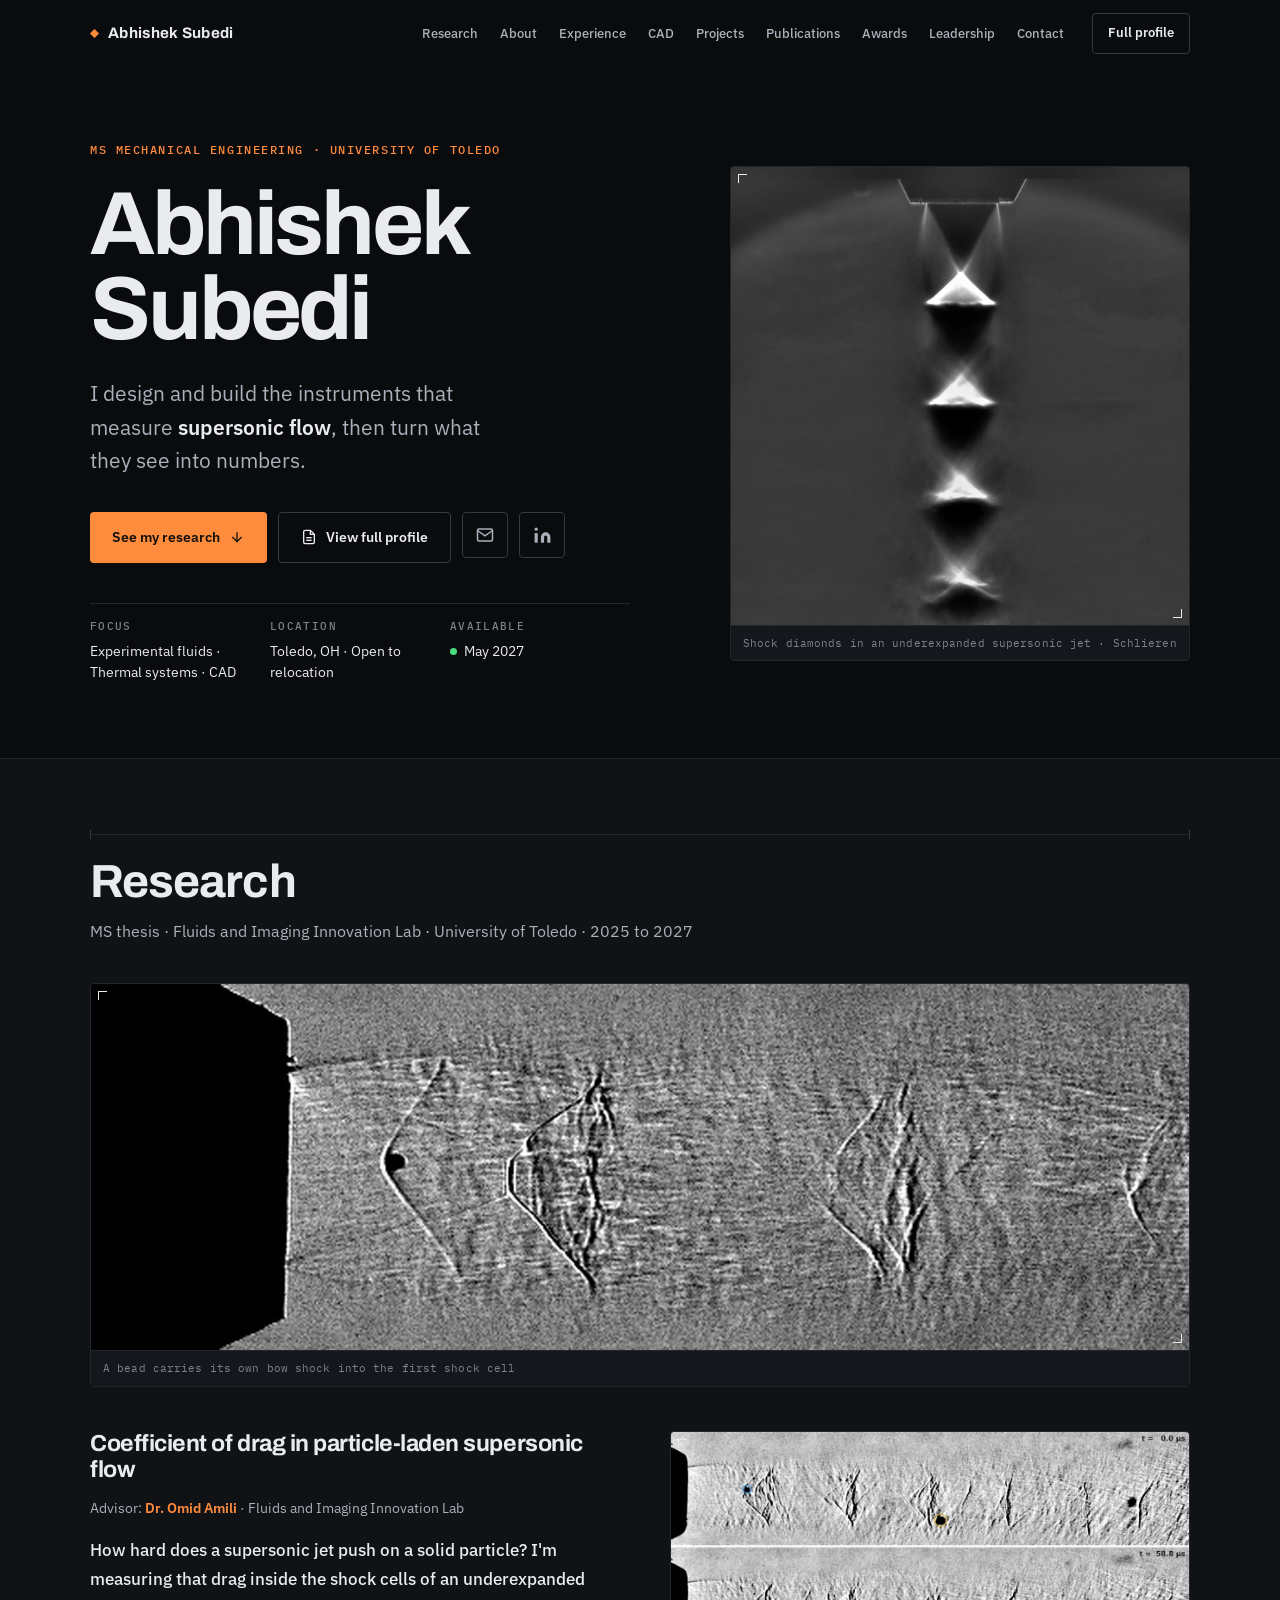
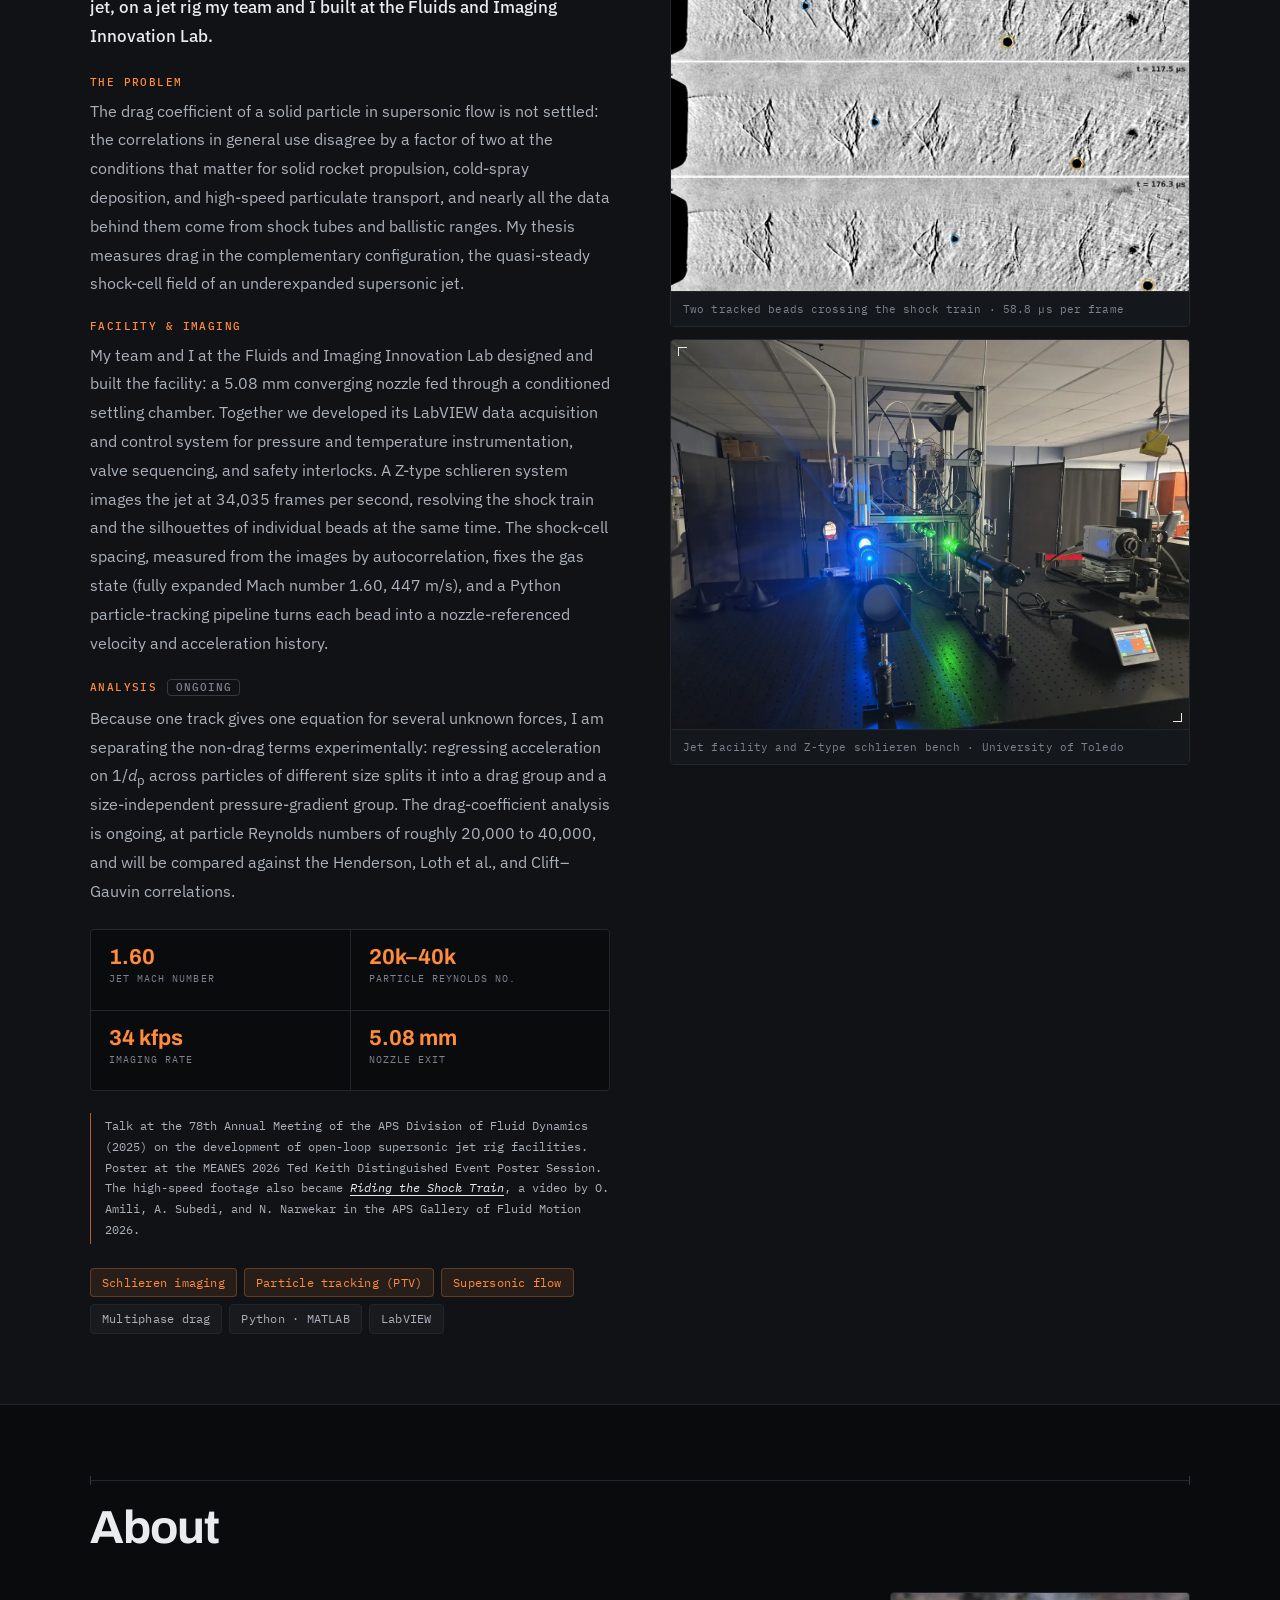
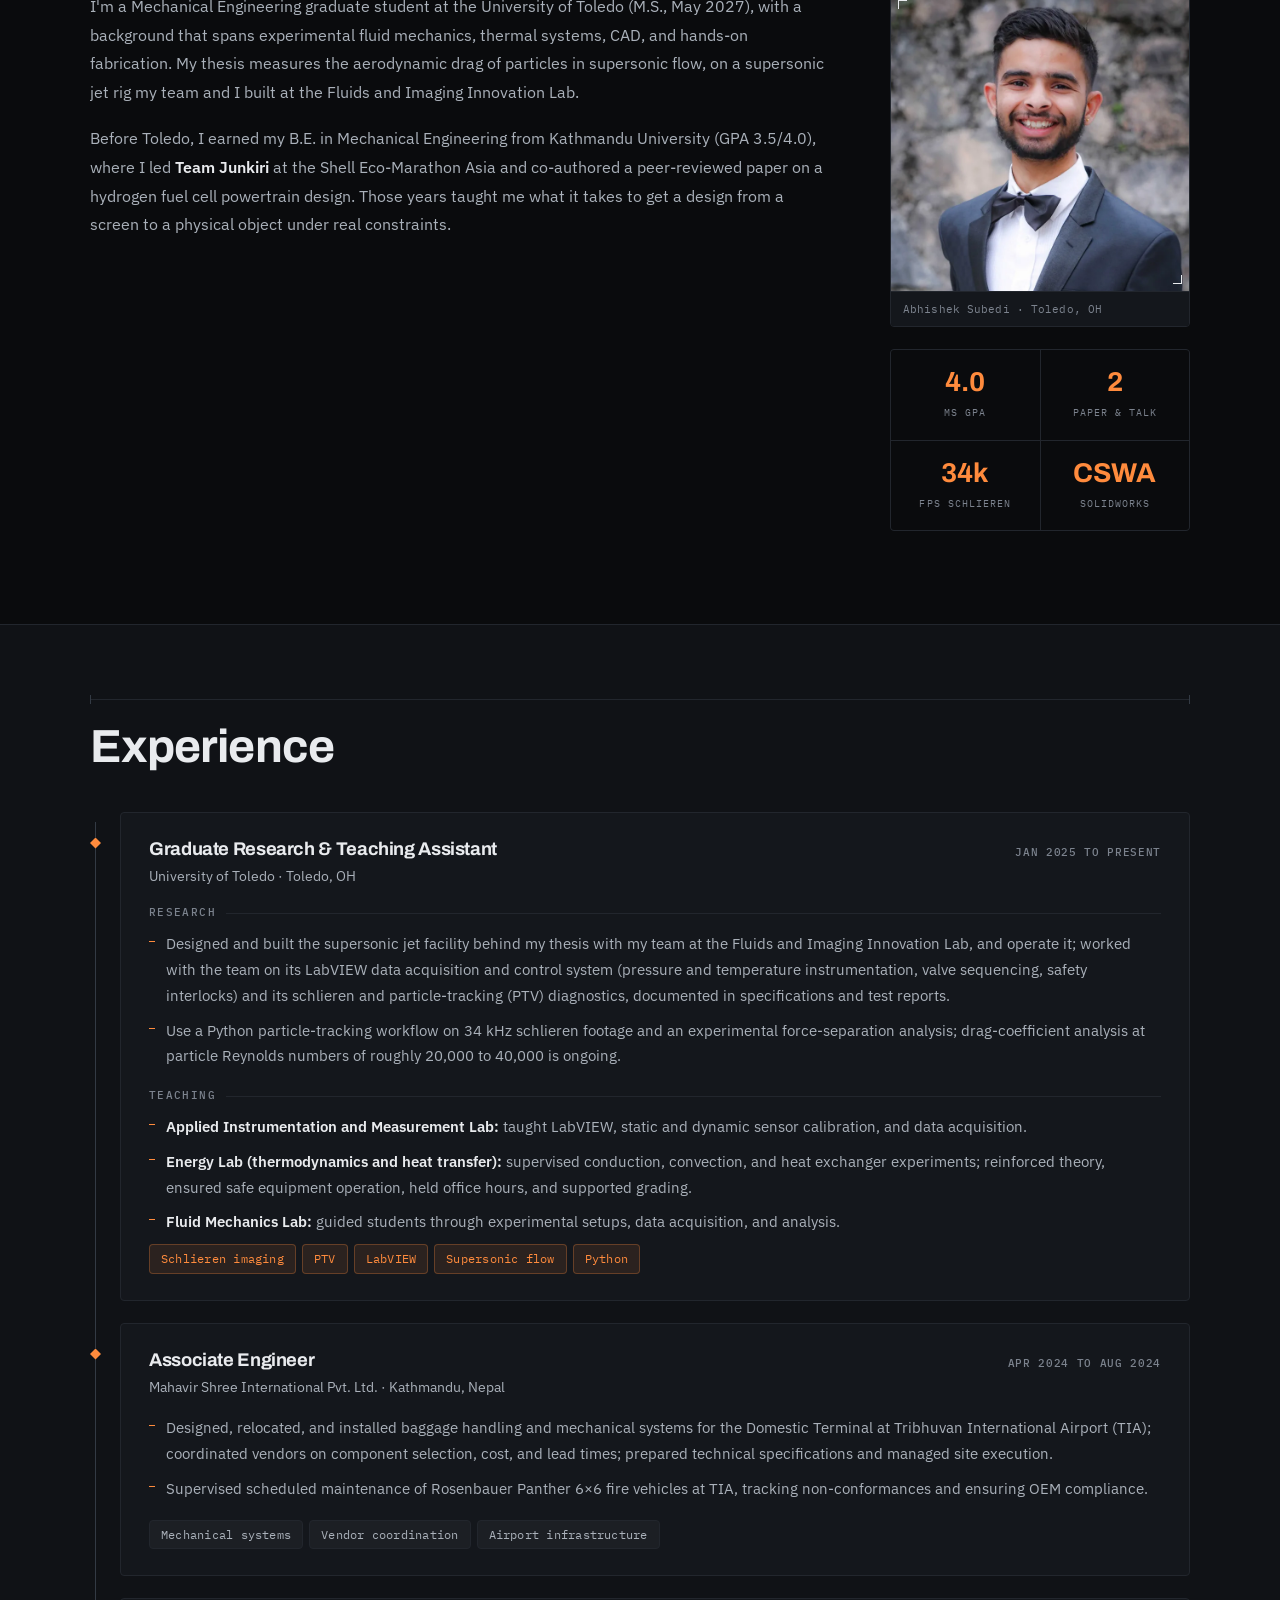
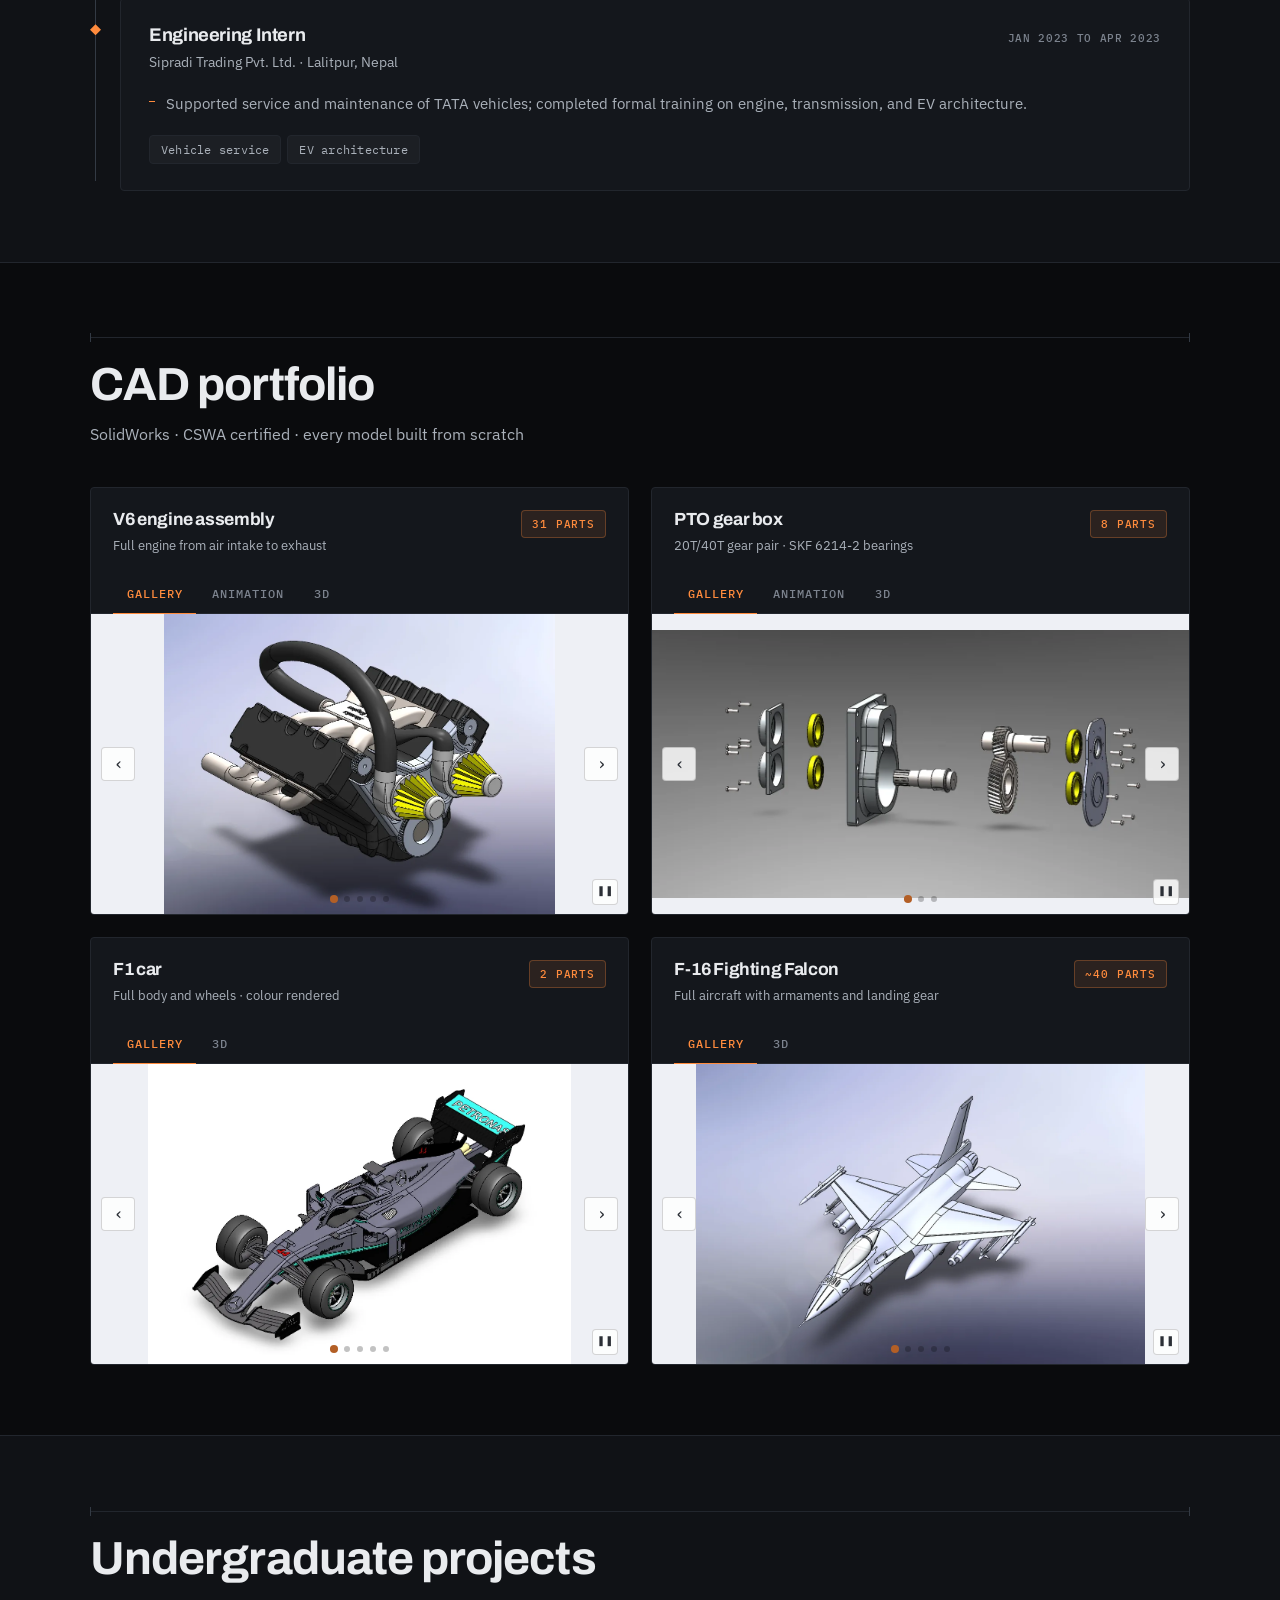
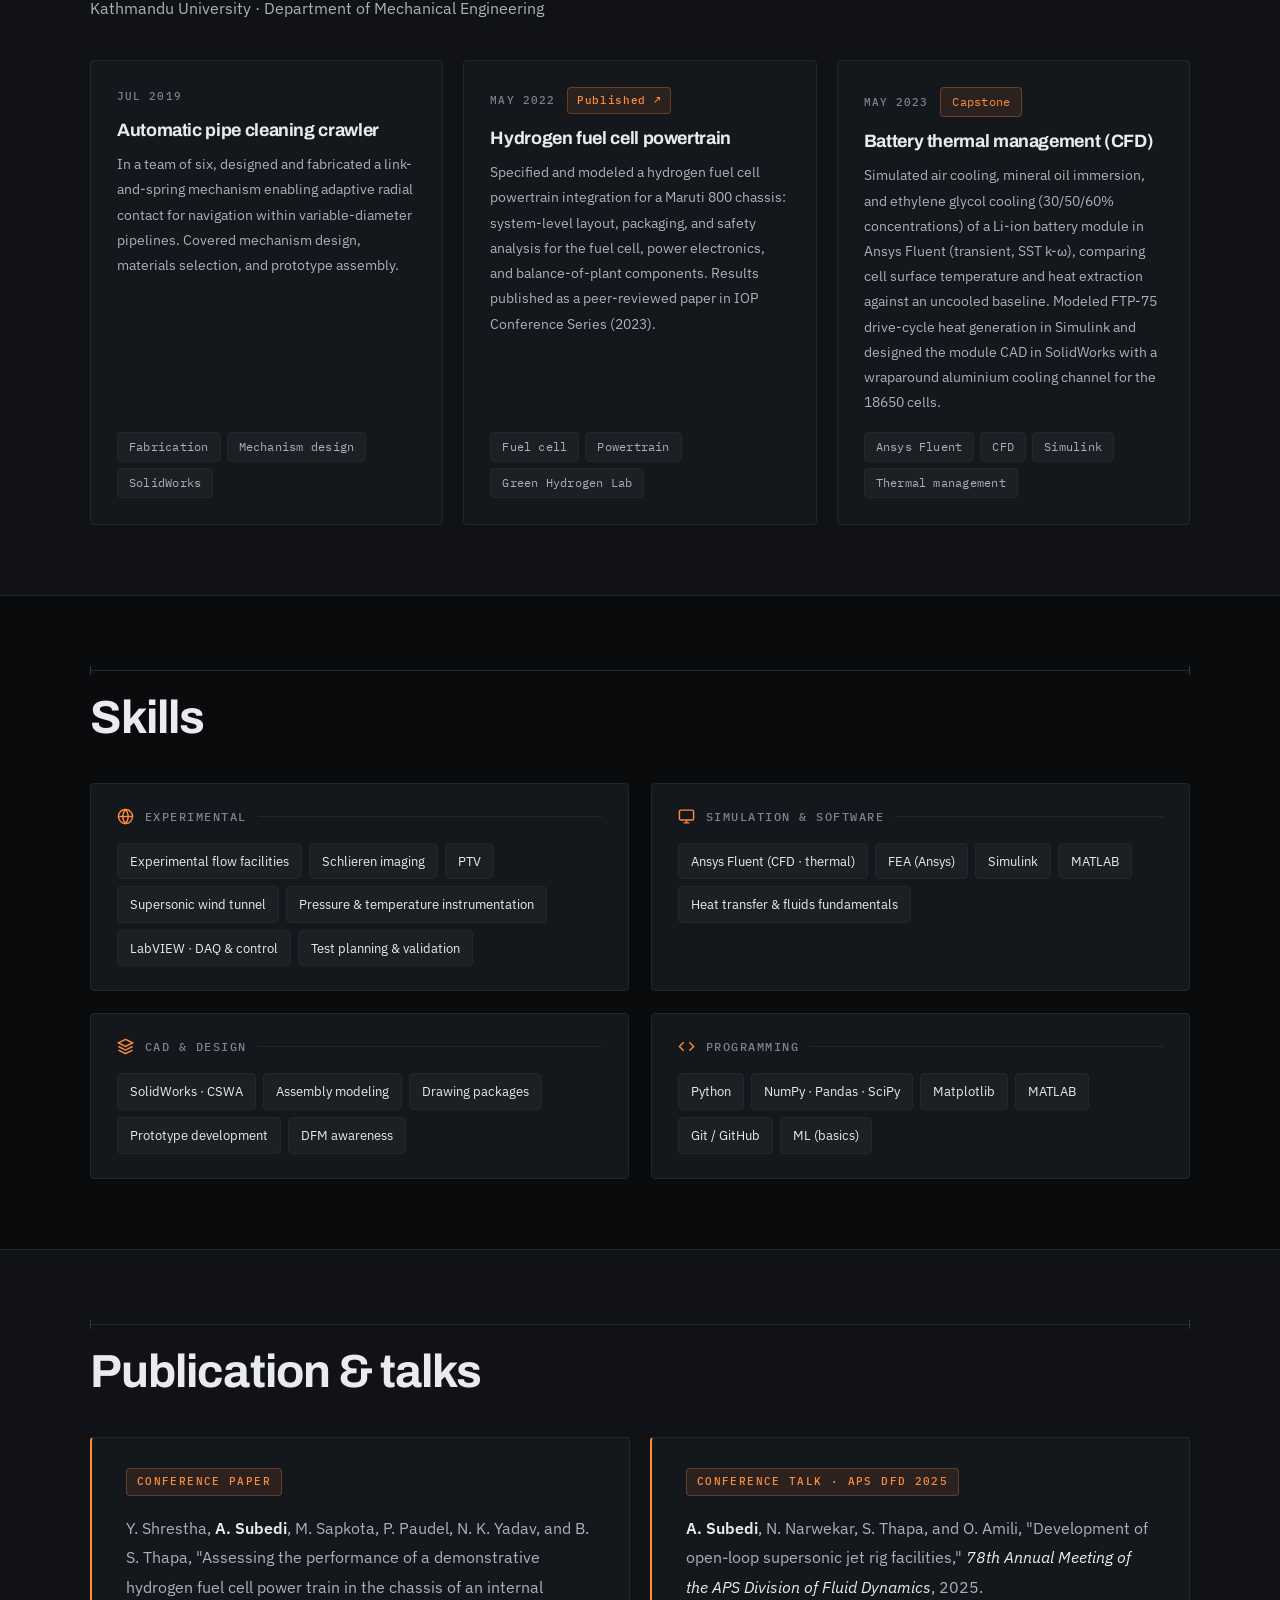
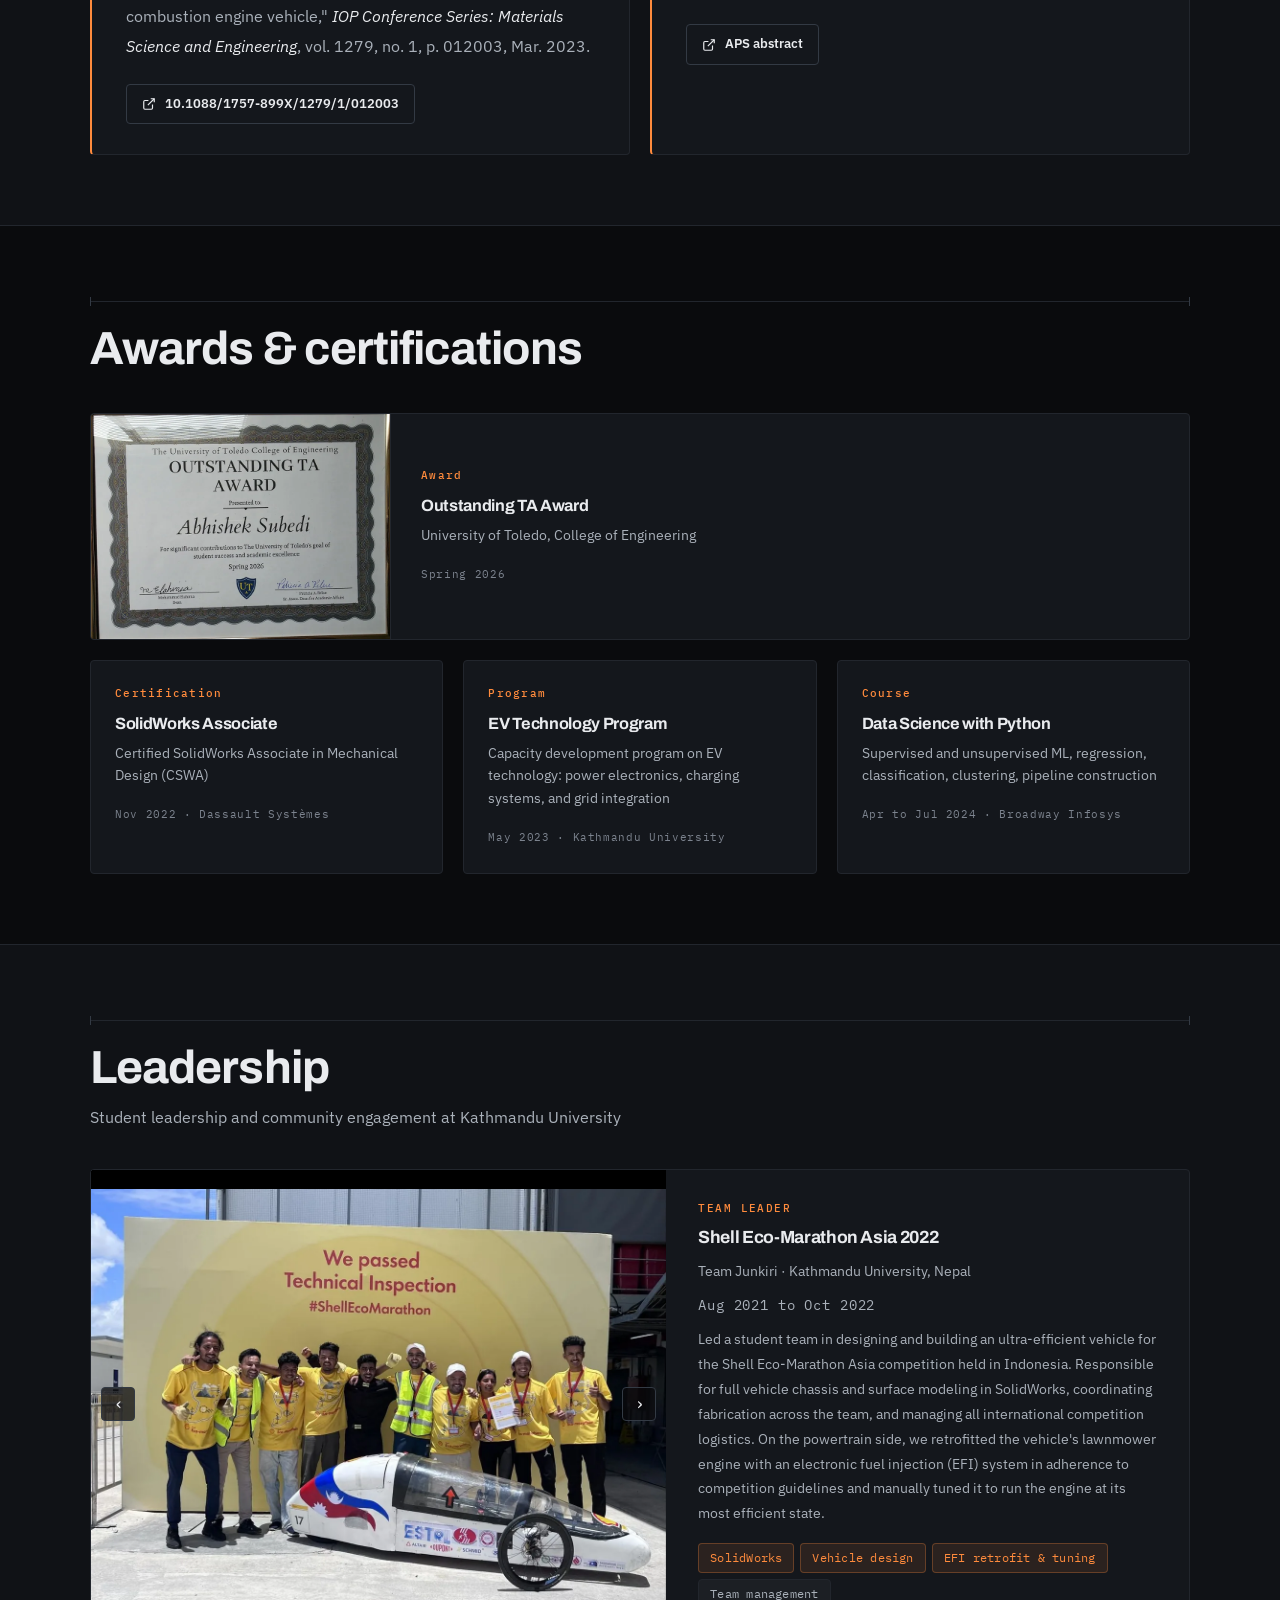
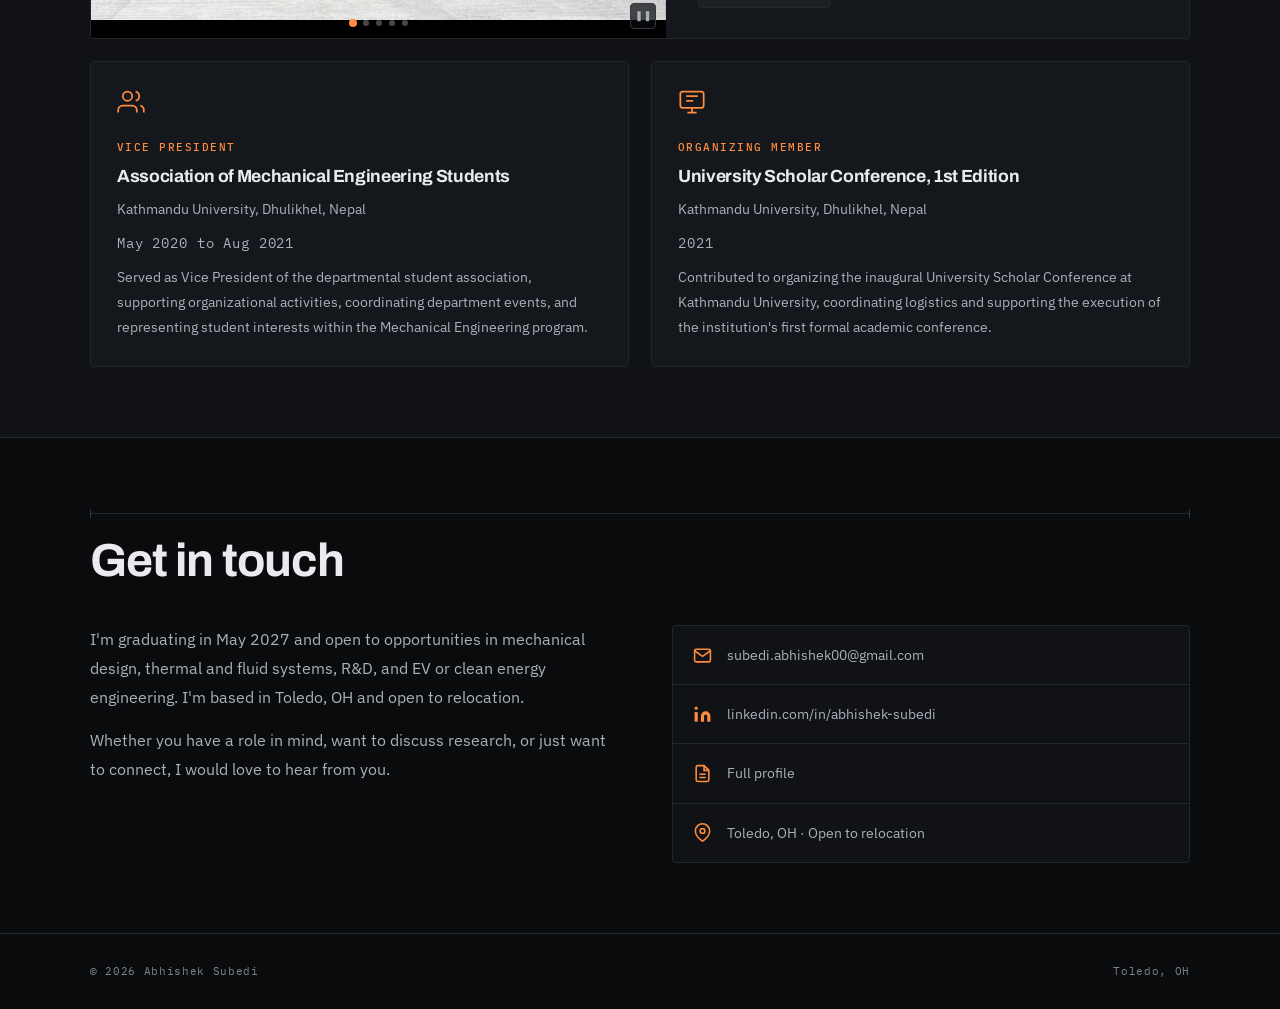
<file: index.html>
<!DOCTYPE html>
<html lang="en">
<head>
  <meta charset="UTF-8">
  <meta name="viewport" content="width=device-width, initial-scale=1.0">
  <title>Abhishek Subedi | Mechanical Engineer</title>
  <meta name="description" content="Abhishek Subedi, Mechanical Engineer and MS candidate at the University of Toledo. Supersonic flow experiments, Schlieren imaging and particle tracking, thermal systems, and SolidWorks CAD.">
  <meta name="author" content="Abhishek Subedi">
  <link rel="canonical" href="https://abhisheksubedi.name.np/">
  <meta name="theme-color" content="#0a0b0d">

  <!-- Open Graph / social preview -->
  <meta property="og:type" content="profile">
  <meta property="og:site_name" content="Abhishek Subedi">
  <meta property="og:url" content="https://abhisheksubedi.name.np/">
  <meta property="og:title" content="Abhishek Subedi | Mechanical Engineer">
  <meta property="og:description" content="Supersonic flow experiments, Schlieren imaging and particle tracking, thermal systems, and SolidWorks CAD. MS Mechanical Engineering, University of Toledo, May 2027.">
  <meta property="og:image" content="https://abhisheksubedi.name.np/assets/images/og-card.jpg">
  <meta property="og:image:width" content="1200">
  <meta property="og:image:height" content="630">
  <meta property="og:image:alt" content="Abhishek Subedi, Mechanical Engineer. Schlieren photograph of shock diamonds in a supersonic jet.">
  <meta property="profile:first_name" content="Abhishek">
  <meta property="profile:last_name" content="Subedi">
  <meta name="twitter:card" content="summary_large_image">
  <meta name="twitter:title" content="Abhishek Subedi | Mechanical Engineer">
  <meta name="twitter:description" content="Supersonic flow experiments, Schlieren imaging and particle tracking, thermal systems, and SolidWorks CAD.">
  <meta name="twitter:image" content="https://abhisheksubedi.name.np/assets/images/og-card.jpg">

  <!-- Icons -->
  <link rel="icon" href="data:image/svg+xml,%3Csvg xmlns='http://www.w3.org/2000/svg' viewBox='0 0 32 32'%3E%3Crect width='32' height='32' fill='%230a0b0d'/%3E%3Cpath d='M16 5l6 6-6 6-6-6z' fill='%23ff8b3d'/%3E%3Cpath d='M16 18l4.5 4.5L16 27l-4.5-4.5z' fill='%23b35f26'/%3E%3C/svg%3E">
  <link rel="apple-touch-icon" href="assets/images/apple-touch-icon.png">

  <!-- Type: Archivo (display) · IBM Plex Sans (body) · IBM Plex Mono (data) -->
  <link rel="preconnect" href="https://fonts.googleapis.com">
  <link rel="preconnect" href="https://fonts.gstatic.com" crossorigin>
  <link href="https://fonts.googleapis.com/css2?family=Archivo:wght@600;700&family=IBM+Plex+Mono:wght@400;500&family=IBM+Plex+Sans:wght@400;500;600&display=swap" rel="stylesheet">

  <link rel="preload" as="image" href="assets/images/research/shock_diamonds.webp" fetchpriority="high">
  <link rel="stylesheet" href="css/styles.css">

  <script type="importmap">
  {
    "imports": {
      "three": "./js/three/three.module.js",
      "three/addons/": "./js/three/addons/"
    }
  }
  </script>

  <script type="application/ld+json">
  {
    "@context": "https://schema.org",
    "@type": "Person",
    "name": "Abhishek Subedi",
    "url": "https://abhisheksubedi.name.np/",
    "image": "https://abhisheksubedi.name.np/assets/images/og-card.jpg",
    "jobTitle": "Mechanical Engineer",
    "email": "mailto:subedi.abhishek00@gmail.com",
    "address": { "@type": "PostalAddress", "addressLocality": "Toledo", "addressRegion": "OH", "addressCountry": "US" },
    "alumniOf": [
      { "@type": "CollegeOrUniversity", "name": "Kathmandu University" },
      { "@type": "CollegeOrUniversity", "name": "University of Toledo" }
    ],
    "worksFor": { "@type": "CollegeOrUniversity", "name": "University of Toledo" },
    "knowsAbout": ["Experimental Fluid Mechanics", "Schlieren Imaging", "Particle Tracking Velocimetry", "Supersonic Flow", "Thermal Systems", "Computational Fluid Dynamics", "SolidWorks", "LabVIEW"],
    "sameAs": ["https://linkedin.com/in/abhishek-subedi-073a36193", "https://doi.org/10.1088/1757-899X/1279/1/012003"]
  }
  </script>
</head>
<body>

<a class="skip-link" href="#main">Skip to content</a>

<!-- ─── NAVIGATION ─────────────────────────────────────────────────────── -->
<nav id="navbar">
  <div class="nav-inner">
    <a class="nav-brand" href="#hero">Abhishek Subedi</a>
    <div class="nav-links" id="nav-links">
      <a href="#research">Research</a>
      <a href="#about">About</a>
      <a href="#experience">Experience</a>
      <a href="#cad">CAD</a>
      <a href="#projects">Projects</a>
      <a href="#publications">Publications</a>
      <a href="#awards">Awards</a>
      <a href="#leadership">Leadership</a>
      <a href="#contact">Contact</a>
    </div>
    <a class="btn btn-outline btn-sm" href="assets/biodata.html" target="_blank" rel="noopener">Full profile</a>
    <button class="nav-toggle" id="nav-toggle" aria-label="Toggle menu" aria-expanded="false" aria-controls="nav-links">
      <span></span><span></span><span></span>
    </button>
  </div>
</nav>

<main id="main">

<!-- ─── HERO ──────────────────────────────────────────────────────────── -->
<section id="hero">
  <div class="hero-grid container">
    <div class="hero-copy">
      <p class="hero-eyebrow">MS Mechanical Engineering · University of Toledo</p>
      <h1 class="hero-name">Abhishek<br>Subedi</h1>
      <p class="hero-lede">I design and build the instruments that measure <strong>supersonic flow</strong>, then turn what they see into numbers.</p>

      <div class="hero-ctas">
        <a href="#research" class="btn btn-primary">
          See my research
          <svg width="16" height="16" viewBox="0 0 24 24" fill="none" stroke="currentColor" stroke-width="2" aria-hidden="true"><line x1="12" y1="5" x2="12" y2="19"/><polyline points="19 12 12 19 5 12"/></svg>
        </a>
        <a href="assets/biodata.html" class="btn btn-outline" target="_blank" rel="noopener">
          <svg width="16" height="16" viewBox="0 0 24 24" fill="none" stroke="currentColor" stroke-width="2" aria-hidden="true"><path d="M14 2H6a2 2 0 00-2 2v16a2 2 0 002 2h12a2 2 0 002-2V8z"/><polyline points="14 2 14 8 20 8"/><line x1="16" y1="13" x2="8" y2="13"/><line x1="16" y1="17" x2="8" y2="17"/></svg>
          View full profile
        </a>
        <a href="#contact" class="btn btn-icon" aria-label="Get in touch">
          <svg width="18" height="18" viewBox="0 0 24 24" fill="none" stroke="currentColor" stroke-width="2" aria-hidden="true"><path d="M4 4h16c1.1 0 2 .9 2 2v12c0 1.1-.9 2-2 2H4c-1.1 0-2-.9-2-2V6c0-1.1.9-2 2-2z"/><polyline points="22,6 12,13 2,6"/></svg>
        </a>
        <a href="https://linkedin.com/in/abhishek-subedi-073a36193" class="btn btn-icon" target="_blank" rel="noopener" aria-label="LinkedIn profile">
          <svg width="19" height="19" viewBox="0 0 24 24" fill="currentColor" aria-hidden="true"><path d="M16 8a6 6 0 016 6v7h-4v-7a2 2 0 00-2-2 2 2 0 00-2 2v7h-4v-7a6 6 0 016-6z"/><rect x="2" y="9" width="4" height="12"/><circle cx="4" cy="4" r="2"/></svg>
        </a>
      </div>

      <!-- title block -->
      <dl class="hero-spec">
        <div>
          <dt>Focus</dt>
          <dd>Experimental fluids · Thermal systems · CAD</dd>
        </div>
        <div>
          <dt>Location</dt>
          <dd>Toledo, OH · Open to relocation</dd>
        </div>
        <div>
          <dt>Available</dt>
          <dd><span class="live-dot" aria-hidden="true"></span>May 2027</dd>
        </div>
      </dl>
    </div>

    <figure class="plate hero-plate">
      <div class="plate-img">
        <img src="assets/images/research/shock_diamonds.webp" width="1180" height="1180"
             alt="Schlieren photograph of an underexpanded supersonic jet leaving the nozzle, showing a vertical chain of four shock diamonds."
             fetchpriority="high" decoding="async">
      </div>
      <figcaption class="plate-cap">
        <span class="plate-txt">Shock diamonds in an underexpanded supersonic jet · Schlieren</span>
      </figcaption>
    </figure>
  </div>
</section>

<!-- ─── RESEARCH ──────────────────────────────────────────────────────── -->
<section id="research" class="section section-raised">
  <div class="container">
    <header class="sec-head reveal">
      <div class="sec-rule"><span class="sec-line"></span></div>
      <h2 class="sec-title">Research</h2>
      <p class="sec-sub">MS thesis · Fluids and Imaging Innovation Lab · University of Toledo · 2025 to 2027</p>
    </header>

    <figure class="plate bow-plate reveal">
      <div class="plate-img">
        <img src="assets/images/research/bow_shock.webp" width="1500" height="500" alt="Schlieren image of a single bead leaving the nozzle with its own bow shock, just upstream of the first shock cell of a supersonic jet" loading="lazy" decoding="async">
      </div>
      <figcaption class="plate-cap"><span class="plate-txt">A bead carries its own bow shock into the first shock cell</span></figcaption>
    </figure>

    <div class="research-layout reveal">
      <div class="research-desc">
        <h3>Coefficient of drag in particle-laden supersonic flow</h3>
        <p class="research-advisor">Advisor: <strong>Dr. Omid Amili</strong> · Fluids and Imaging Innovation Lab</p>
        <p class="research-lead">How hard does a supersonic jet push on a solid particle? I'm measuring that drag inside the shock cells of an underexpanded jet, on a jet rig my team and I built at the Fluids and Imaging Innovation Lab.</p>

        <h4 class="research-label">The problem</h4>
        <p>The drag coefficient of a solid particle in supersonic flow is not settled: the correlations in general use disagree by a factor of two at the conditions that matter for solid rocket propulsion, cold-spray deposition, and high-speed particulate transport, and nearly all the data behind them come from shock tubes and ballistic ranges. My thesis measures drag in the complementary configuration, the quasi-steady shock-cell field of an underexpanded supersonic jet.</p>

        <h4 class="research-label">Facility &amp; imaging</h4>
        <p>My team and I at the Fluids and Imaging Innovation Lab designed and built the facility: a 5.08&nbsp;mm converging nozzle fed through a conditioned settling chamber. Together we developed its LabVIEW data acquisition and control system for pressure and temperature instrumentation, valve sequencing, and safety interlocks. A Z-type schlieren system images the jet at 34,035 frames per second, resolving the shock train and the silhouettes of individual beads at the same time. The shock-cell spacing, measured from the images by autocorrelation, fixes the gas state (fully expanded Mach number 1.60, 447&nbsp;m/s), and a Python particle-tracking pipeline turns each bead into a nozzle-referenced velocity and acceleration history.</p>

        <h4 class="research-label">Analysis <span class="research-status">ongoing</span></h4>
        <p>Because one track gives one equation for several unknown forces, I am separating the non-drag terms experimentally: regressing acceleration on 1/<i>d</i><sub>p</sub> across particles of different size splits it into a drag group and a size-independent pressure-gradient group. The drag-coefficient analysis is ongoing, at particle Reynolds numbers of roughly 20,000 to 40,000, and will be compared against the Henderson, Loth et al., and Clift–Gauvin correlations.</p>

        <dl class="result-grid">
          <div class="stat-card"><dt class="stat-label">Jet Mach number</dt><dd class="stat-num">1.60</dd></div>
          <div class="stat-card"><dt class="stat-label">Particle Reynolds no.</dt><dd class="stat-num">20k–40k</dd></div>
          <div class="stat-card"><dt class="stat-label">Imaging rate</dt><dd class="stat-num">34 kfps</dd></div>
          <div class="stat-card"><dt class="stat-label">Nozzle exit</dt><dd class="stat-num">5.08 mm</dd></div>
        </dl>

        <p class="research-note">Talk at the 78th Annual Meeting of the APS Division of Fluid Dynamics (2025) on the development of open-loop supersonic jet rig facilities. Poster at the MEANES 2026 Ted Keith Distinguished Event Poster Session. The high-speed footage also became <a href="https://gfm.aps.org/meetings/dfd-2026/6afe44dba7f805354fc2fde7" target="_blank" rel="noopener"><em>Riding the Shock Train</em></a>, a video by O. Amili, A. Subedi, and N. Narwekar in the APS Gallery of Fluid Motion 2026.</p>
        <div class="method-tags">
          <span class="tag tag-signal">Schlieren imaging</span>
          <span class="tag tag-signal">Particle tracking (PTV)</span>
          <span class="tag tag-signal">Supersonic flow</span>
          <span class="tag">Multiphase drag</span>
          <span class="tag">Python · MATLAB</span>
          <span class="tag">LabVIEW</span>
        </div>
      </div>

      <div class="research-visuals">
        <figure class="plate tracks-plate">
          <div class="plate-img">
            <img src="assets/images/research/particle_tracks.webp" width="1200" height="1064" alt="Four schlieren frames 58.8 microseconds apart showing two tracked particles, circled in blue and orange, moving downstream through the shock-diamond train" loading="lazy" decoding="async">
          </div>
          <figcaption class="plate-cap"><span class="plate-txt">Two tracked beads crossing the shock train · 58.8 µs per frame</span></figcaption>
        </figure>
        <figure class="plate rig-plate">
          <div class="plate-img">
            <img src="assets/images/research/optics_bench.webp" width="1400" height="1050" alt="Supersonic jet facility and Z-type schlieren optics on an optical table, with the high-speed camera on the right" loading="lazy" decoding="async">
          </div>
          <figcaption class="plate-cap"><span class="plate-txt">Jet facility and Z-type schlieren bench · University of Toledo</span></figcaption>
        </figure>
      </div>
    </div>
  </div>
</section>

<!-- ─── ABOUT ──────────────────────────────────────────────────────────── -->
<section id="about" class="section">
  <div class="container">
    <header class="sec-head reveal">
      <div class="sec-rule"><span class="sec-line"></span></div>
      <h2 class="sec-title">About</h2>
    </header>

    <div class="about-grid reveal">
      <div class="about-text">
        <p>I'm a Mechanical Engineering graduate student at the University of Toledo (M.S., May 2027), with a background that spans experimental fluid mechanics, thermal systems, CAD, and hands-on fabrication. My thesis measures the aerodynamic drag of particles in supersonic flow, on a supersonic jet rig my team and I built at the Fluids and Imaging Innovation Lab.</p>
        <p>Before Toledo, I earned my B.E. in Mechanical Engineering from Kathmandu University (GPA 3.5/4.0), where I led <strong>Team Junkiri</strong> at the Shell Eco-Marathon Asia and co-authored a peer-reviewed paper on a hydrogen fuel cell powertrain design. Those years taught me what it takes to get a design from a screen to a physical object under real constraints.</p>
      </div>

      <div class="about-sidebar">
        <figure class="plate about-portrait">
          <div class="plate-img">
            <img src="assets/images/headshot.webp" width="700" height="700" alt="Portrait of Abhishek Subedi" loading="lazy" decoding="async">
          </div>
          <figcaption class="plate-cap">
            <span class="plate-txt">Abhishek Subedi · Toledo, OH</span>
          </figcaption>
        </figure>

        <div>
          <div class="stat-grid">
            <div class="stat-card"><span class="stat-num">4.0</span><span class="stat-label">MS GPA</span></div>
            <div class="stat-card"><span class="stat-num">2</span><span class="stat-label">Paper &amp; talk</span></div>
            <div class="stat-card"><span class="stat-num">34k</span><span class="stat-label">fps schlieren</span></div>
            <div class="stat-card"><span class="stat-num">CSWA</span><span class="stat-label">SolidWorks</span></div>
          </div>
        </div>
      </div>
    </div>
  </div>
</section>

<!-- ─── EXPERIENCE ────────────────────────────────────────────────────── -->
<section id="experience" class="section section-raised">
  <div class="container">
    <header class="sec-head reveal">
      <div class="sec-rule"><span class="sec-line"></span></div>
      <h2 class="sec-title">Experience</h2>
    </header>

    <div class="timeline reveal">

      <div class="timeline-item">
        <div class="timeline-marker" aria-hidden="true"></div>
        <div class="timeline-card">
          <div class="exp-header">
            <div>
              <h3>Graduate Research &amp; Teaching Assistant</h3>
              <p class="exp-org">University of Toledo · Toledo, OH</p>
            </div>
            <span class="exp-date">Jan 2025 to Present</span>
          </div>
          <p class="exp-type">Research</p>
          <ul class="exp-list">
            <li>Designed and built the supersonic jet facility behind my thesis with my team at the Fluids and Imaging Innovation Lab, and operate it; worked with the team on its LabVIEW data acquisition and control system (pressure and temperature instrumentation, valve sequencing, safety interlocks) and its schlieren and particle-tracking (PTV) diagnostics, documented in specifications and test reports.</li>
            <li>Use a Python particle-tracking workflow on 34&nbsp;kHz schlieren footage and an experimental force-separation analysis; drag-coefficient analysis at particle Reynolds numbers of roughly 20,000 to 40,000 is ongoing.</li>
          </ul>
          <div class="fold" data-fold="Show teaching roles">
            <p class="exp-type">Teaching</p>
            <ul class="exp-list">
              <li><strong>Applied Instrumentation and Measurement Lab:</strong> taught LabVIEW, static and dynamic sensor calibration, and data acquisition.</li>
              <li><strong>Energy Lab (thermodynamics and heat transfer):</strong> supervised conduction, convection, and heat exchanger experiments; reinforced theory, ensured safe equipment operation, held office hours, and supported grading.</li>
              <li><strong>Fluid Mechanics Lab:</strong> guided students through experimental setups, data acquisition, and analysis.</li>
            </ul>
          </div>
          <div class="exp-tags">
            <span class="tag tag-signal">Schlieren imaging</span>
            <span class="tag tag-signal">PTV</span>
            <span class="tag tag-signal">LabVIEW</span>
            <span class="tag tag-signal">Supersonic flow</span>
            <span class="tag tag-signal">Python</span>
          </div>
        </div>
      </div>

      <div class="timeline-item">
        <div class="timeline-marker" aria-hidden="true"></div>
        <div class="timeline-card">
          <div class="exp-header">
            <div>
              <h3>Associate Engineer</h3>
              <p class="exp-org">Mahavir Shree International Pvt. Ltd. · Kathmandu, Nepal</p>
            </div>
            <span class="exp-date">Apr 2024 to Aug 2024</span>
          </div>
          <ul class="exp-list">
            <li>Designed, relocated, and installed baggage handling and mechanical systems for the Domestic Terminal at Tribhuvan International Airport (TIA); coordinated vendors on component selection, cost, and lead times; prepared technical specifications and managed site execution.</li>
            <li>Supervised scheduled maintenance of Rosenbauer Panther 6×6 fire vehicles at TIA, tracking non-conformances and ensuring OEM compliance.</li>
          </ul>
          <div class="exp-tags">
            <span class="tag">Mechanical systems</span>
            <span class="tag">Vendor coordination</span>
            <span class="tag">Airport infrastructure</span>
          </div>
        </div>
      </div>

      <div class="timeline-item">
        <div class="timeline-marker" aria-hidden="true"></div>
        <div class="timeline-card">
          <div class="exp-header">
            <div>
              <h3>Engineering Intern</h3>
              <p class="exp-org">Sipradi Trading Pvt. Ltd. · Lalitpur, Nepal</p>
            </div>
            <span class="exp-date">Jan 2023 to Apr 2023</span>
          </div>
          <ul class="exp-list">
            <li>Supported service and maintenance of TATA vehicles; completed formal training on engine, transmission, and EV architecture.</li>
          </ul>
          <div class="exp-tags">
            <span class="tag">Vehicle service</span>
            <span class="tag">EV architecture</span>
          </div>
        </div>
      </div>

    </div>
  </div>
</section>

<!-- ─── CAD PORTFOLIO ─────────────────────────────────────────────────── -->
<section id="cad" class="section">
  <div class="container">
    <header class="sec-head reveal">
      <div class="sec-rule"><span class="sec-line"></span></div>
      <h2 class="sec-title">CAD portfolio</h2>
      <p class="sec-sub">SolidWorks · CSWA certified · every model built from scratch</p>
    </header>

    <div class="cad-grid reveal">

      <!-- V6 Engine -->
      <div class="cad-card" data-model="assets/models/v6_engine.STL" data-model-name="V6 Engine Assembly.SLDASM">
        <div class="cad-card-header">
          <div>
            <h3>V6 engine assembly</h3>
            <p>Full engine from air intake to exhaust</p>
          </div>
          <span class="part-count">31 parts</span>
        </div>
        <div class="tab-nav" role="tablist" aria-label="V6 engine views">
          <button class="tab-btn" role="tab" aria-selected="true"  data-tab="gallery">Gallery</button>
          <button class="tab-btn" role="tab" aria-selected="false" data-tab="video">Animation</button>
          <button class="tab-btn" role="tab" aria-selected="false" data-tab="3d">3D</button>
        </div>
        <div class="tab-content">
          <div class="tab-panel active" role="tabpanel" data-panel="gallery">
            <div class="img-slider">
              <div class="slides-wrap">
                <img class="slide active" src="assets/images/cad/v6_1.webp" width="1022" height="785" alt="V6 engine assembly, full view" loading="lazy" decoding="async">
                <img class="slide" src="assets/images/cad/v6_2.webp" width="1200" height="808" alt="V6 engine assembly, detail" loading="lazy" decoding="async">
                <img class="slide" src="assets/images/cad/v6_3.webp" width="1031" height="818" alt="V6 engine assembly, cross section" loading="lazy" decoding="async">
                <img class="slide" src="assets/images/cad/v6_4.webp" width="992" height="765" alt="V6 piston assembly" loading="lazy" decoding="async">
                <img class="slide" src="assets/images/cad/v6_5.webp" width="843" height="757" alt="V6 turbo housing" loading="lazy" decoding="async">
              </div>
              <button class="slide-prev" aria-label="Previous image">&#8249;</button>
              <button class="slide-next" aria-label="Next image">&#8250;</button>
              <div class="slide-dots"></div>
            </div>
          </div>
          <div class="tab-panel" role="tabpanel" data-panel="video">
            <div class="video-wrap">
              <video src="assets/videos/v6_engine.mp4" controls loop muted playsinline preload="none"></video>
            </div>
          </div>
          <div class="tab-panel" role="tabpanel" data-panel="3d">
            <div class="viewer-wrap">
              <div class="viewer-canvas"></div>
              <div class="viewer-loading"><div class="spinner"></div><span class="loading-pct">Loading</span></div>
              <div class="viewer-error">Model could not be loaded.</div>
              <span class="viewer-hint">Drag to orbit</span>
              <div class="viewer-controls">
                <button class="ctrl-btn" data-action="reset" title="Reset view" aria-label="Reset view">↺</button>
                <button class="ctrl-btn" data-action="wireframe" title="Toggle wireframe" aria-label="Toggle wireframe">⊞</button>
              </div>
            </div>
          </div>
        </div>
      </div>

      <!-- PTO Gear Box -->
      <div class="cad-card" data-model="assets/models/pto_gearbox.STL" data-model-name="PTO Gear Box Assembly.SLDASM">
        <div class="cad-card-header">
          <div>
            <h3>PTO gear box</h3>
            <p>20T/40T gear pair · SKF 6214-2 bearings</p>
          </div>
          <span class="part-count">8 parts</span>
        </div>
        <div class="tab-nav" role="tablist" aria-label="PTO gear box views">
          <button class="tab-btn" role="tab" aria-selected="true"  data-tab="gallery">Gallery</button>
          <button class="tab-btn" role="tab" aria-selected="false" data-tab="video">Animation</button>
          <button class="tab-btn" role="tab" aria-selected="false" data-tab="3d">3D</button>
        </div>
        <div class="tab-content">
          <div class="tab-panel active" role="tabpanel" data-panel="gallery">
            <div class="img-slider">
              <div class="slides-wrap">
                <img class="slide active" src="assets/images/cad/pto_1.webp" width="1200" height="598" alt="PTO gear box assembly" loading="lazy" decoding="async">
                <img class="slide" src="assets/images/cad/pto_2.webp" width="1200" height="797" alt="PTO gear box, exploded view" loading="lazy" decoding="async">
                <img class="slide" src="assets/images/cad/pto_3.webp" width="1200" height="720" alt="PTO gear box, cross section" loading="lazy" decoding="async">
              </div>
              <button class="slide-prev" aria-label="Previous image">&#8249;</button>
              <button class="slide-next" aria-label="Next image">&#8250;</button>
              <div class="slide-dots"></div>
            </div>
          </div>
          <div class="tab-panel" role="tabpanel" data-panel="video">
            <div class="video-wrap">
              <video src="assets/videos/pto_gearbox.mp4" controls loop muted playsinline preload="none"></video>
            </div>
          </div>
          <div class="tab-panel" role="tabpanel" data-panel="3d">
            <div class="viewer-wrap">
              <div class="viewer-canvas"></div>
              <div class="viewer-loading"><div class="spinner"></div><span class="loading-pct">Loading</span></div>
              <div class="viewer-error">Model could not be loaded.</div>
              <span class="viewer-hint">Drag to orbit</span>
              <div class="viewer-controls">
                <button class="ctrl-btn" data-action="reset" title="Reset view" aria-label="Reset view">↺</button>
                <button class="ctrl-btn" data-action="wireframe" title="Toggle wireframe" aria-label="Toggle wireframe">⊞</button>
              </div>
            </div>
          </div>
        </div>
      </div>

      <!-- F1 Car -->
      <div class="cad-card" data-model="assets/models/f1_car.STL" data-model-name="F1 Assembly.SLDASM">
        <div class="cad-card-header">
          <div>
            <h3>F1 car</h3>
            <p>Full body and wheels · colour rendered</p>
          </div>
          <span class="part-count">2 parts</span>
        </div>
        <div class="tab-nav" role="tablist" aria-label="F1 car views">
          <button class="tab-btn" role="tab" aria-selected="true"  data-tab="gallery">Gallery</button>
          <button class="tab-btn" role="tab" aria-selected="false" data-tab="3d">3D</button>
        </div>
        <div class="tab-content">
          <div class="tab-panel active" role="tabpanel" data-panel="gallery">
            <div class="img-slider">
              <div class="slides-wrap">
                <img class="slide active" src="assets/images/cad/f1_1.webp" width="1105" height="783" alt="F1 car, isometric view" loading="lazy" decoding="async">
                <img class="slide" src="assets/images/cad/f1_2.webp" width="1200" height="733" alt="F1 car, opposite isometric view" loading="lazy" decoding="async">
                <img class="slide" src="assets/images/cad/f1_3.webp" width="1200" height="512" alt="F1 car, side view" loading="lazy" decoding="async">
                <img class="slide" src="assets/images/cad/f1_4.webp" width="1200" height="719" alt="F1 car, front view" loading="lazy" decoding="async">
                <img class="slide" src="assets/images/cad/f1_5.webp" width="733" height="885" alt="F1 car, top view" loading="lazy" decoding="async">
              </div>
              <button class="slide-prev" aria-label="Previous image">&#8249;</button>
              <button class="slide-next" aria-label="Next image">&#8250;</button>
              <div class="slide-dots"></div>
            </div>
          </div>
          <div class="tab-panel" role="tabpanel" data-panel="3d">
            <div class="viewer-wrap">
              <div class="viewer-canvas"></div>
              <div class="viewer-loading"><div class="spinner"></div><span class="loading-pct">Loading</span></div>
              <div class="viewer-error">Model could not be loaded.</div>
              <span class="viewer-hint">Drag to orbit</span>
              <div class="viewer-controls">
                <button class="ctrl-btn" data-action="reset" title="Reset view" aria-label="Reset view">↺</button>
                <button class="ctrl-btn" data-action="wireframe" title="Toggle wireframe" aria-label="Toggle wireframe">⊞</button>
              </div>
            </div>
          </div>
        </div>
      </div>

      <!-- F-16 Fighting Falcon -->
      <div class="cad-card" data-model="assets/models/f16_falcon.STL" data-model-name="F-16 Fighting Falcon.SLDASM">
        <div class="cad-card-header">
          <div>
            <h3>F-16 Fighting Falcon</h3>
            <p>Full aircraft with armaments and landing gear</p>
          </div>
          <span class="part-count">~40 parts</span>
        </div>
        <div class="tab-nav" role="tablist" aria-label="F-16 views">
          <button class="tab-btn" role="tab" aria-selected="true"  data-tab="gallery">Gallery</button>
          <button class="tab-btn" role="tab" aria-selected="false" data-tab="3d">3D</button>
        </div>
        <div class="tab-content">
          <div class="tab-panel active" role="tabpanel" data-panel="gallery">
            <div class="img-slider">
              <div class="slides-wrap">
                <img class="slide active" src="assets/images/cad/f16_1.webp" width="1200" height="802" alt="F-16, trimetric view" loading="lazy" decoding="async">
                <img class="slide" src="assets/images/cad/f16_2.webp" width="1200" height="588" alt="F-16, side view" loading="lazy" decoding="async">
                <img class="slide" src="assets/images/cad/f16_3.webp" width="1200" height="703" alt="F-16, front view" loading="lazy" decoding="async">
                <img class="slide" src="assets/images/cad/f16_4.webp" width="915" height="862" alt="F-16, top view" loading="lazy" decoding="async">
                <img class="slide" src="assets/images/cad/f16_5.webp" width="1200" height="806" alt="F-16, rear trimetric view" loading="lazy" decoding="async">
              </div>
              <button class="slide-prev" aria-label="Previous image">&#8249;</button>
              <button class="slide-next" aria-label="Next image">&#8250;</button>
              <div class="slide-dots"></div>
            </div>
          </div>
          <div class="tab-panel" role="tabpanel" data-panel="3d">
            <div class="viewer-wrap">
              <div class="viewer-canvas"></div>
              <div class="viewer-loading"><div class="spinner"></div><span class="loading-pct">Loading</span></div>
              <div class="viewer-error">Model could not be loaded.</div>
              <span class="viewer-hint">Drag to orbit</span>
              <div class="viewer-controls">
                <button class="ctrl-btn" data-action="reset" title="Reset view" aria-label="Reset view">↺</button>
                <button class="ctrl-btn" data-action="wireframe" title="Toggle wireframe" aria-label="Toggle wireframe">⊞</button>
              </div>
            </div>
          </div>
        </div>
      </div>

    </div>
  </div>
</section>

<!-- ─── UNDERGRAD PROJECTS ────────────────────────────────────────────── -->
<section id="projects" class="section section-raised">
  <div class="container">
    <header class="sec-head reveal">
      <div class="sec-rule"><span class="sec-line"></span></div>
      <h2 class="sec-title">Undergraduate projects</h2>
      <p class="sec-sub">Kathmandu University · Department of Mechanical Engineering</p>
    </header>

    <div class="project-grid reveal">

      <div class="project-card">
        <div class="project-meta"><span class="project-date">Jul 2019</span></div>
        <h3>Automatic pipe cleaning crawler</h3>
        <p>In a team of six, designed and fabricated a link-and-spring mechanism enabling adaptive radial contact for navigation within variable-diameter pipelines. Covered mechanism design, materials selection, and prototype assembly.</p>
        <div class="project-tags">
          <span class="tag">Fabrication</span>
          <span class="tag">Mechanism design</span>
          <span class="tag">SolidWorks</span>
        </div>
      </div>

      <div class="project-card">
        <div class="project-meta">
          <span class="project-date">May 2022</span>
          <a href="https://doi.org/10.1088/1757-899X/1279/1/012003" class="project-doi" target="_blank" rel="noopener">Published ↗</a>
        </div>
        <h3>Hydrogen fuel cell powertrain</h3>
        <p>Specified and modeled a hydrogen fuel cell powertrain integration for a Maruti 800 chassis: system-level layout, packaging, and safety analysis for the fuel cell, power electronics, and balance-of-plant components. Results published as a peer-reviewed paper in IOP Conference Series (2023).</p>
        <div class="project-tags">
          <span class="tag">Fuel cell</span>
          <span class="tag">Powertrain</span>
          <span class="tag">Green Hydrogen Lab</span>
        </div>
      </div>

      <div class="project-card">
        <div class="project-meta">
          <span class="project-date">May 2023</span>
          <span class="tag tag-signal">Capstone</span>
        </div>
        <h3>Battery thermal management (CFD)</h3>
        <p>Simulated air cooling, mineral oil immersion, and ethylene glycol cooling (30/50/60% concentrations) of a Li-ion battery module in Ansys Fluent (transient, SST k-ω), comparing cell surface temperature and heat extraction against an uncooled baseline. Modeled FTP-75 drive-cycle heat generation in Simulink and designed the module CAD in SolidWorks with a wraparound aluminium cooling channel for the 18650 cells.</p>
        <div class="project-tags">
          <span class="tag">Ansys Fluent</span>
          <span class="tag">CFD</span>
          <span class="tag">Simulink</span>
          <span class="tag">Thermal management</span>
        </div>
      </div>

    </div>
  </div>
</section>

<!-- ─── SKILLS ────────────────────────────────────────────────────────── -->
<section id="skills" class="section">
  <div class="container">
    <header class="sec-head reveal">
      <div class="sec-rule"><span class="sec-line"></span></div>
      <h2 class="sec-title">Skills</h2>
    </header>

    <div class="skills-grid reveal">
      <div class="skill-group">
        <h3 class="skill-group-title">
          <svg width="17" height="17" viewBox="0 0 24 24" fill="none" stroke="currentColor" stroke-width="2" aria-hidden="true"><circle cx="12" cy="12" r="10"/><line x1="2" y1="12" x2="22" y2="12"/><path d="M12 2a15.3 15.3 0 014 10 15.3 15.3 0 01-4 10 15.3 15.3 0 01-4-10 15.3 15.3 0 014-10z"/></svg>
          Experimental
        </h3>
        <div class="skill-tags">
          <span>Experimental flow facilities</span><span>Schlieren imaging</span><span>PTV</span><span>Supersonic wind tunnel</span><span>Pressure &amp; temperature instrumentation</span><span>LabVIEW · DAQ &amp; control</span><span>Test planning &amp; validation</span>
        </div>
      </div>
      <div class="skill-group">
        <h3 class="skill-group-title">
          <svg width="17" height="17" viewBox="0 0 24 24" fill="none" stroke="currentColor" stroke-width="2" aria-hidden="true"><rect x="2" y="3" width="20" height="14" rx="2"/><path d="M8 21h8M12 17v4"/></svg>
          Simulation &amp; software
        </h3>
        <div class="skill-tags">
          <span>Ansys Fluent (CFD · thermal)</span><span>FEA (Ansys)</span><span>Simulink</span><span>MATLAB</span><span>Heat transfer &amp; fluids fundamentals</span>
        </div>
      </div>
      <div class="skill-group">
        <h3 class="skill-group-title">
          <svg width="17" height="17" viewBox="0 0 24 24" fill="none" stroke="currentColor" stroke-width="2" aria-hidden="true"><path d="M12 2L2 7l10 5 10-5-10-5z"/><path d="M2 17l10 5 10-5M2 12l10 5 10-5"/></svg>
          CAD &amp; design
        </h3>
        <div class="skill-tags">
          <span>SolidWorks · CSWA</span><span>Assembly modeling</span><span>Drawing packages</span><span>Prototype development</span><span>DFM awareness</span>
        </div>
      </div>
      <div class="skill-group">
        <h3 class="skill-group-title">
          <svg width="17" height="17" viewBox="0 0 24 24" fill="none" stroke="currentColor" stroke-width="2" aria-hidden="true"><polyline points="16 18 22 12 16 6"/><polyline points="8 6 2 12 8 18"/></svg>
          Programming
        </h3>
        <div class="skill-tags">
          <span>Python</span><span>NumPy · Pandas · SciPy</span><span>Matplotlib</span><span>MATLAB</span><span>Git / GitHub</span><span>ML (basics)</span>
        </div>
      </div>
    </div>
  </div>
</section>

<!-- ─── PUBLICATION ───────────────────────────────────────────────────── -->
<section id="publications" class="section section-raised">
  <div class="container">
    <header class="sec-head reveal">
      <div class="sec-rule"><span class="sec-line"></span></div>
      <h2 class="sec-title">Publication &amp; talks</h2>
    </header>

    <div class="pub-grid reveal">
    <div class="pub-card">
      <div class="pub-badge">Conference paper</div>
      <p class="pub-citation">
        Y. Shrestha, <strong>A. Subedi</strong>, M. Sapkota, P. Paudel, N. K. Yadav, and B. S. Thapa,
        "Assessing the performance of a demonstrative hydrogen fuel cell power train in the chassis of an internal combustion engine vehicle,"
        <em>IOP Conference Series: Materials Science and Engineering</em>, vol. 1279, no. 1, p. 012003, Mar. 2023.
      </p>
      <a href="https://doi.org/10.1088/1757-899X/1279/1/012003" class="btn btn-outline btn-sm" target="_blank" rel="noopener">
        <svg width="14" height="14" viewBox="0 0 24 24" fill="none" stroke="currentColor" stroke-width="2" aria-hidden="true"><path d="M18 13v6a2 2 0 01-2 2H5a2 2 0 01-2-2V8a2 2 0 012-2h6"/><polyline points="15 3 21 3 21 9"/><line x1="10" y1="14" x2="21" y2="3"/></svg>
        10.1088/1757-899X/1279/1/012003
      </a>
    </div>

    <div class="pub-card">
      <div class="pub-badge">Conference talk · APS DFD 2025</div>
      <p class="pub-citation">
        <strong>A. Subedi</strong>, N. Narwekar, S. Thapa, and O. Amili,
        "Development of open-loop supersonic jet rig facilities,"
        <em>78th Annual Meeting of the APS Division of Fluid Dynamics</em>, 2025.
      </p>
      <a href="https://meetings-archive.aps.org/dfd/2025/z16/6/" class="btn btn-outline btn-sm" target="_blank" rel="noopener">
        <svg width="14" height="14" viewBox="0 0 24 24" fill="none" stroke="currentColor" stroke-width="2" aria-hidden="true"><path d="M18 13v6a2 2 0 01-2 2H5a2 2 0 01-2-2V8a2 2 0 012-2h6"/><polyline points="15 3 21 3 21 9"/><line x1="10" y1="14" x2="21" y2="3"/></svg>
        APS abstract
      </a>
    </div>
    </div>
  </div>
</section>

<!-- ─── AWARDS & CERTIFICATIONS ──────────────────────────────────────── -->
<section id="awards" class="section">
  <div class="container">
    <header class="sec-head reveal">
      <div class="sec-rule"><span class="sec-line"></span></div>
      <h2 class="sec-title">Awards &amp; certifications</h2>
    </header>

    <div class="awards-grid reveal">

      <div class="award-card award-card--featured">
        <img src="assets/images/awards/Outstanding_TA.webp" width="800" height="600" alt="Outstanding Teaching Assistant award certificate" class="award-img" loading="lazy" decoding="async">
        <div class="award-body">
          <span class="award-idx">Award</span>
          <h3>Outstanding TA Award</h3>
          <p>University of Toledo, College of Engineering</p>
          <span class="award-date">Spring 2026</span>
        </div>
      </div>

      <div class="award-card">
        <span class="award-idx">Certification</span>
        <h3>SolidWorks Associate</h3>
        <p>Certified SolidWorks Associate in Mechanical Design (CSWA)</p>
        <span class="award-date">Nov 2022 · Dassault Systèmes</span>
      </div>

      <div class="award-card">
        <span class="award-idx">Program</span>
        <h3>EV Technology Program</h3>
        <p>Capacity development program on EV technology: power electronics, charging systems, and grid integration</p>
        <span class="award-date">May 2023 · Kathmandu University</span>
      </div>

      <div class="award-card">
        <span class="award-idx">Course</span>
        <h3>Data Science with Python</h3>
        <p>Supervised and unsupervised ML, regression, classification, clustering, pipeline construction</p>
        <span class="award-date">Apr to Jul 2024 · Broadway Infosys</span>
      </div>

    </div>
  </div>
</section>

<!-- ─── LEADERSHIP ────────────────────────────────────────────────────── -->
<section id="leadership" class="section section-raised">
  <div class="container">
    <header class="sec-head reveal">
      <div class="sec-rule"><span class="sec-line"></span></div>
      <h2 class="sec-title">Leadership</h2>
      <p class="sec-sub">Student leadership and community engagement at Kathmandu University</p>
    </header>

    <div class="leadership-grid reveal">

      <div class="lead-card lead-card--featured">
        <div class="lead-media">
          <div class="img-slider">
            <div class="slides-wrap">
              <div class="slide active"><img src="assets/images/leadership/shell_1.webp" width="1200" height="900" alt="Team Junkiri at Shell Eco-Marathon Asia 2022" loading="lazy" decoding="async"></div>
              <div class="slide"><img src="assets/images/leadership/shell_2.webp" width="1200" height="900" alt="Team Junkiri vehicle at Shell Eco-Marathon Asia 2022" loading="lazy" decoding="async"></div>
              <div class="slide"><img src="assets/images/leadership/shell_3.webp" width="900" height="1200" alt="Team Junkiri at the Shell Eco-Marathon paddock" loading="lazy" decoding="async"></div>
              <div class="slide"><img src="assets/images/leadership/shell_4.webp" width="900" height="1200" alt="Team Junkiri vehicle preparation" loading="lazy" decoding="async"></div>
              <div class="slide"><img src="assets/images/leadership/shell_5.webp" width="1200" height="900" alt="Team Junkiri on the Shell Eco-Marathon track" loading="lazy" decoding="async"></div>
            </div>
            <button class="slide-prev" aria-label="Previous image">&#8249;</button>
            <button class="slide-next" aria-label="Next image">&#8250;</button>
            <div class="slide-dots"></div>
          </div>
        </div>
        <div class="lead-body">
          <span class="lead-role">Team Leader</span>
          <h3>Shell Eco-Marathon Asia 2022</h3>
          <p class="lead-org">Team Junkiri · Kathmandu University, Nepal</p>
          <p class="lead-date">Aug 2021 to Oct 2022</p>
          <p class="fold" data-fold="Read more">Led a student team in designing and building an ultra-efficient vehicle for the Shell Eco-Marathon Asia competition held in Indonesia. Responsible for full vehicle chassis and surface modeling in SolidWorks, coordinating fabrication across the team, and managing all international competition logistics. On the powertrain side, we retrofitted the vehicle's lawnmower engine with an electronic fuel injection (EFI) system in adherence to competition guidelines and manually tuned it to run the engine at its most efficient state.</p>
          <div class="lead-tags">
            <span class="tag tag-signal">SolidWorks</span>
            <span class="tag tag-signal">Vehicle design</span>
            <span class="tag tag-signal">EFI retrofit &amp; tuning</span>
            <span class="tag">Team management</span>
          </div>
        </div>
      </div>

      <div class="lead-card">
        <div class="lead-icon">
          <svg width="28" height="28" viewBox="0 0 24 24" fill="none" stroke="currentColor" stroke-width="1.5" aria-hidden="true"><path d="M17 21v-2a4 4 0 00-4-4H5a4 4 0 00-4 4v2"/><circle cx="9" cy="7" r="4"/><path d="M23 21v-2a4 4 0 00-3-3.87"/><path d="M16 3.13a4 4 0 010 7.75"/></svg>
        </div>
        <span class="lead-role">Vice President</span>
        <h3>Association of Mechanical Engineering Students</h3>
        <p class="lead-org">Kathmandu University, Dhulikhel, Nepal</p>
        <p class="lead-date">May 2020 to Aug 2021</p>
        <p class="fold" data-fold="Read more">Served as Vice President of the departmental student association, supporting organizational activities, coordinating department events, and representing student interests within the Mechanical Engineering program.</p>
      </div>

      <div class="lead-card">
        <div class="lead-icon">
          <svg width="28" height="28" viewBox="0 0 24 24" fill="none" stroke="currentColor" stroke-width="1.5" aria-hidden="true"><rect x="2" y="3" width="20" height="14" rx="2"/><path d="M8 21h8M12 17v4"/><path d="M7 7h10M7 11h6"/></svg>
        </div>
        <span class="lead-role">Organizing Member</span>
        <h3>University Scholar Conference, 1st Edition</h3>
        <p class="lead-org">Kathmandu University, Dhulikhel, Nepal</p>
        <p class="lead-date">2021</p>
        <p class="fold" data-fold="Read more">Contributed to organizing the inaugural University Scholar Conference at Kathmandu University, coordinating logistics and supporting the execution of the institution's first formal academic conference.</p>
      </div>

    </div>
  </div>
</section>

<!-- ─── CONTACT ───────────────────────────────────────────────────────── -->
<section id="contact" class="section">
  <div class="container">
    <header class="sec-head reveal">
      <div class="sec-rule"><span class="sec-line"></span></div>
      <h2 class="sec-title">Get in touch</h2>
    </header>

    <div class="contact-wrap reveal">
      <div class="contact-text">
        <p>I'm graduating in May 2027 and open to opportunities in mechanical design, thermal and fluid systems, R&amp;D, and EV or clean energy engineering. I'm based in Toledo, OH and open to relocation.</p>
        <p>Whether you have a role in mind, want to discuss research, or just want to connect, I would love to hear from you.</p>
      </div>
      <div class="contact-links">
        <a href="mailto:subedi.abhishek00@gmail.com" class="contact-item">
          <svg width="19" height="19" viewBox="0 0 24 24" fill="none" stroke="currentColor" stroke-width="2" aria-hidden="true"><path d="M4 4h16c1.1 0 2 .9 2 2v12c0 1.1-.9 2-2 2H4c-1.1 0-2-.9-2-2V6c0-1.1.9-2 2-2z"/><polyline points="22,6 12,13 2,6"/></svg>
          <span>subedi.abhishek00@gmail.com</span>
        </a>
        <a href="https://linkedin.com/in/abhishek-subedi-073a36193" class="contact-item" target="_blank" rel="noopener">
          <svg width="19" height="19" viewBox="0 0 24 24" fill="currentColor" aria-hidden="true"><path d="M16 8a6 6 0 016 6v7h-4v-7a2 2 0 00-2-2 2 2 0 00-2 2v7h-4v-7a6 6 0 016-6z"/><rect x="2" y="9" width="4" height="12"/><circle cx="4" cy="4" r="2"/></svg>
          <span>linkedin.com/in/abhishek-subedi</span>
        </a>
        <a href="assets/biodata.html" class="contact-item" target="_blank" rel="noopener">
          <svg width="19" height="19" viewBox="0 0 24 24" fill="none" stroke="currentColor" stroke-width="2" aria-hidden="true"><path d="M14 2H6a2 2 0 00-2 2v16a2 2 0 002 2h12a2 2 0 002-2V8z"/><polyline points="14 2 14 8 20 8"/><line x1="16" y1="13" x2="8" y2="13"/><line x1="16" y1="17" x2="8" y2="17"/></svg>
          <span>Full profile</span>
        </a>
        <div class="contact-item contact-location">
          <svg width="19" height="19" viewBox="0 0 24 24" fill="none" stroke="currentColor" stroke-width="2" aria-hidden="true"><path d="M21 10c0 7-9 13-9 13s-9-6-9-13a9 9 0 0118 0z"/><circle cx="12" cy="10" r="3"/></svg>
          <span>Toledo, OH · Open to relocation</span>
        </div>
      </div>
    </div>
  </div>
</section>

</main>

<!-- ─── FOOTER ────────────────────────────────────────────────────────── -->
<footer>
  <div class="container">
    <p>© 2026 Abhishek Subedi</p>
    <p>Toledo, OH</p>
  </div>
</footer>

<script defer src="js/app.js"></script>
<script type="module" src="js/viewer.js"></script>
</body>
</html>
</file>
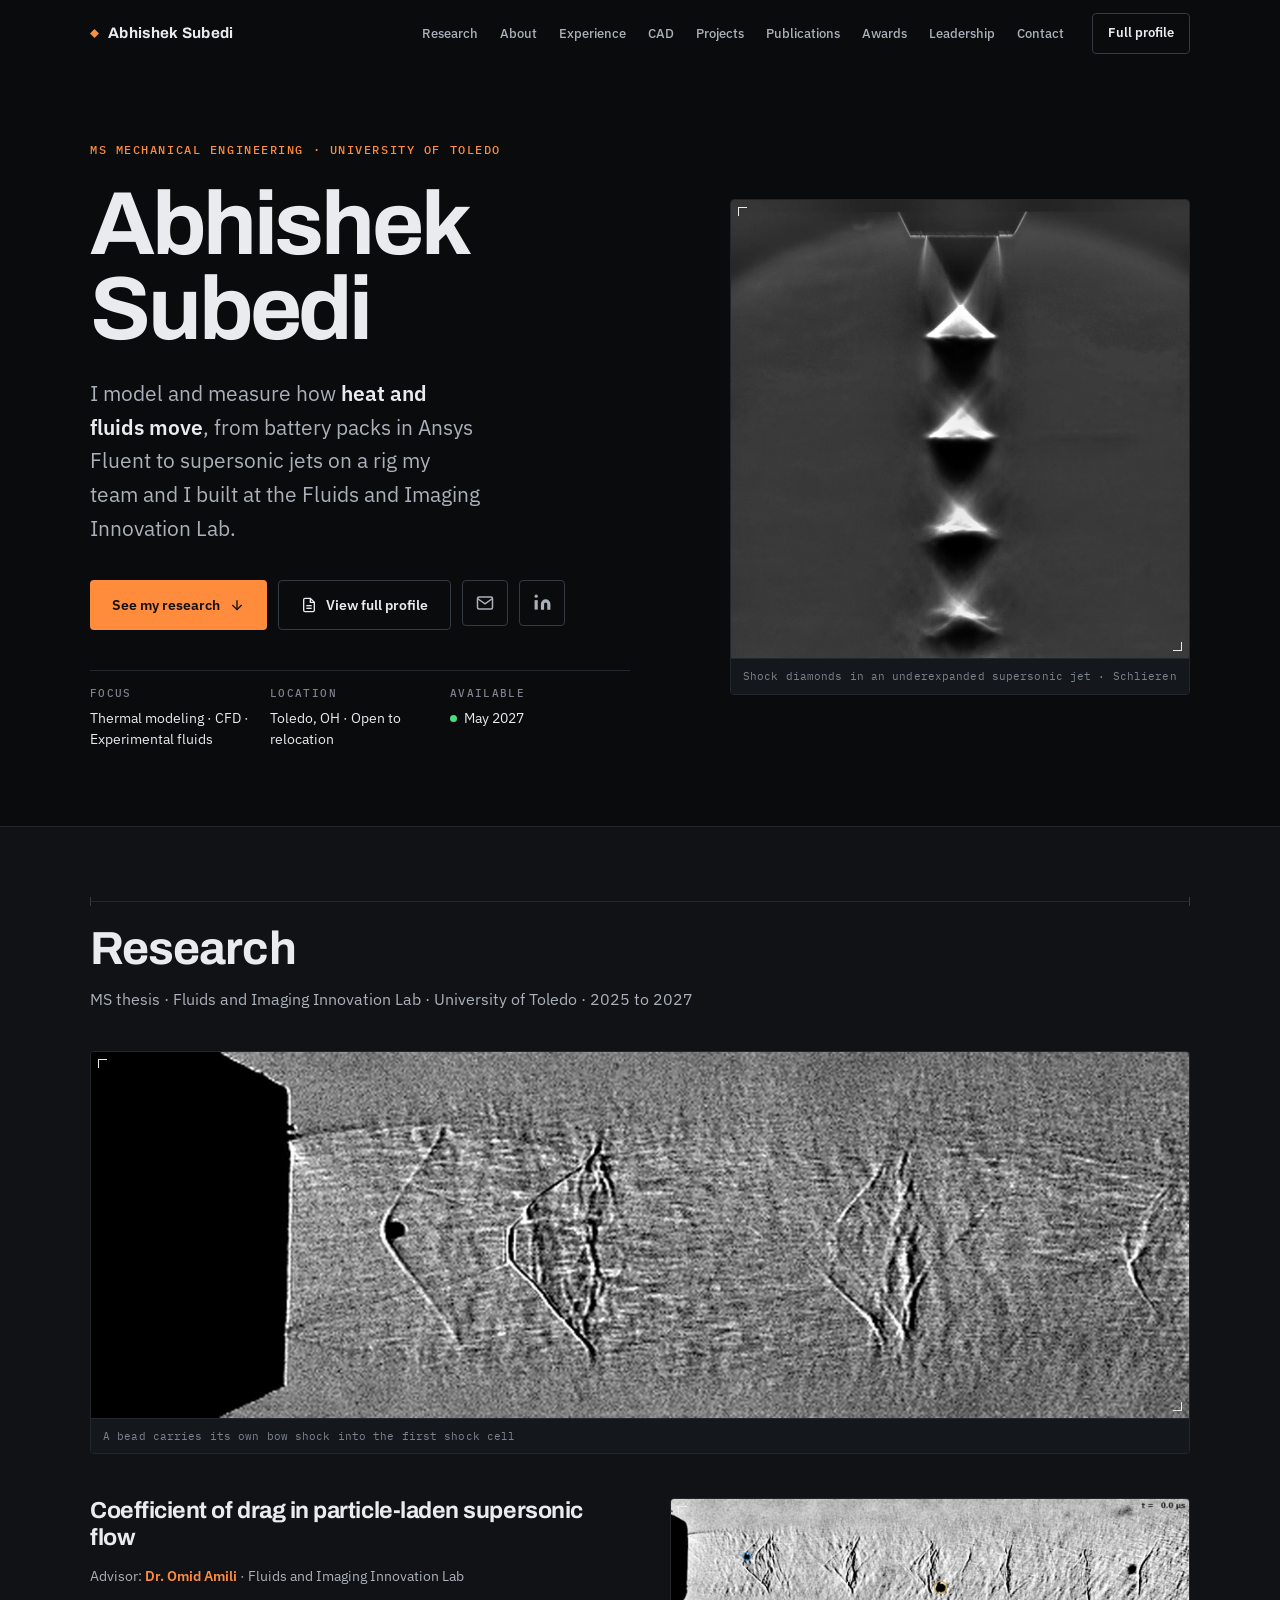
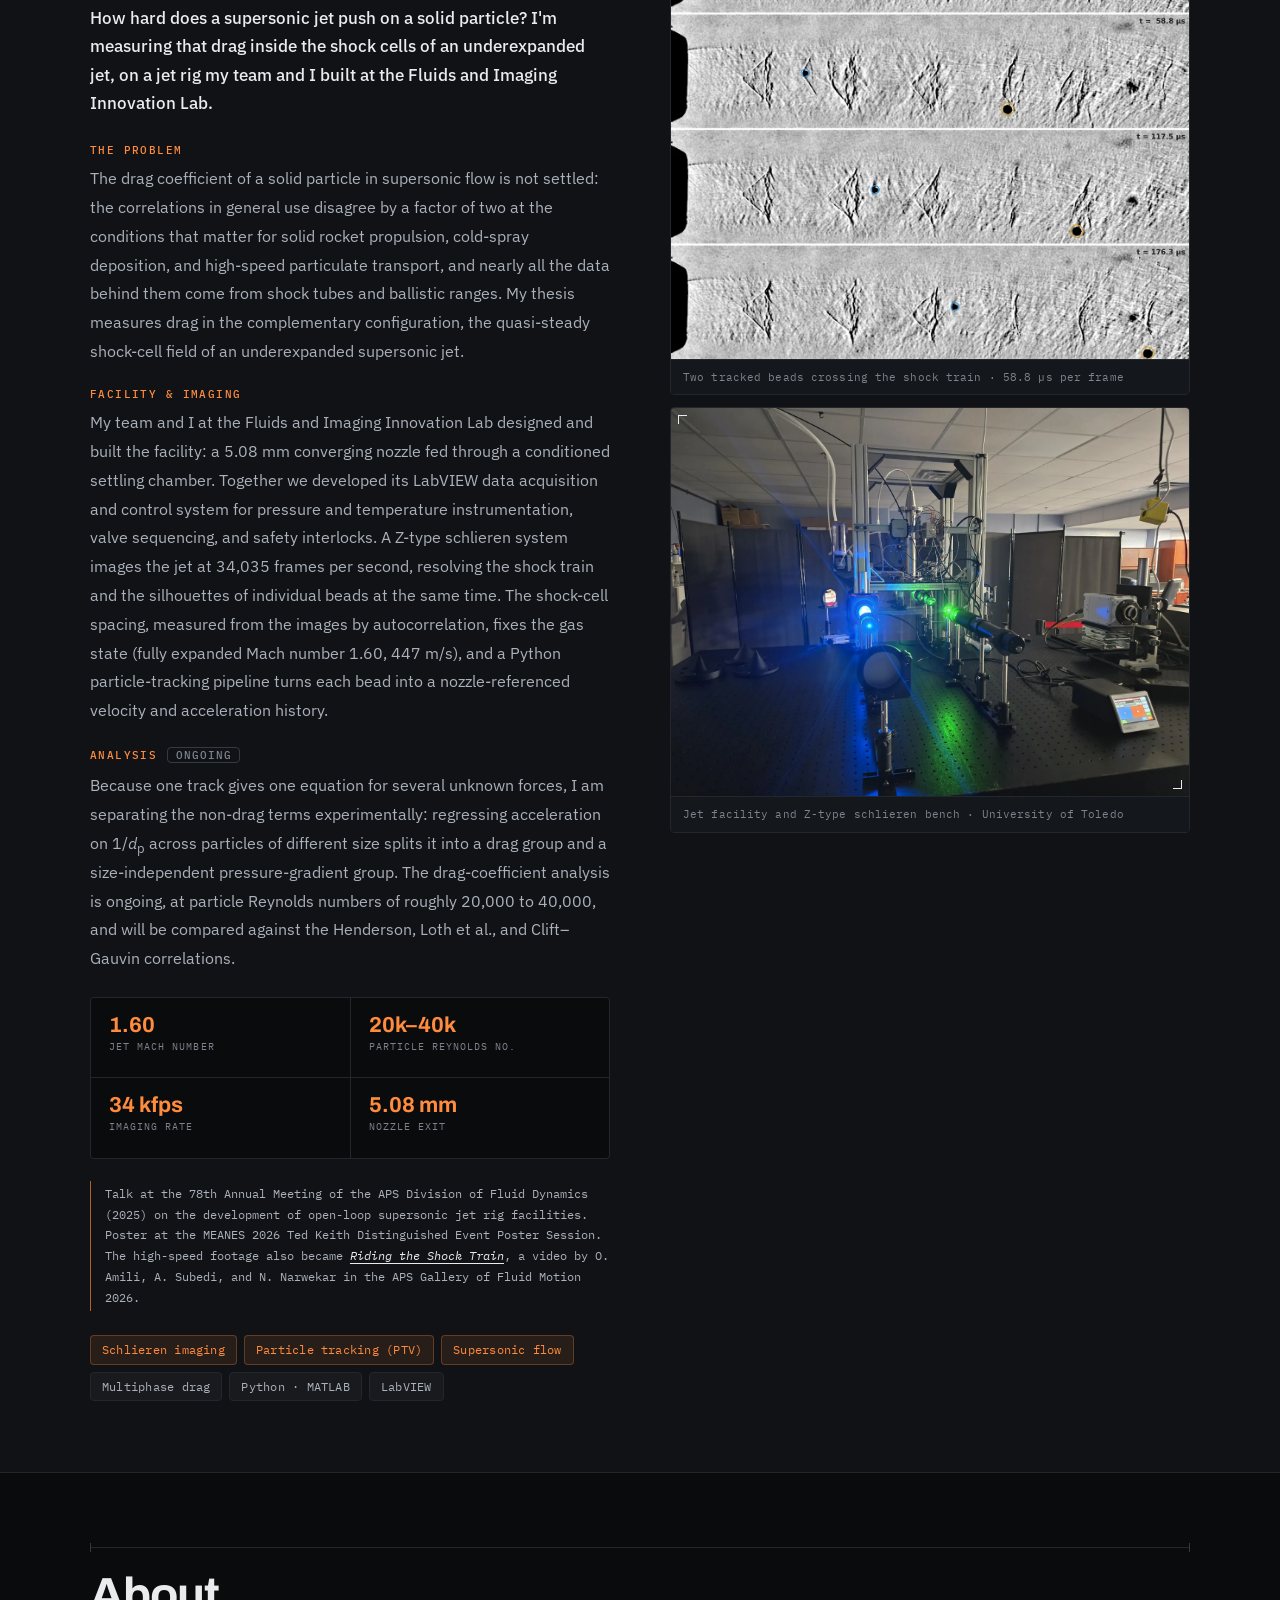
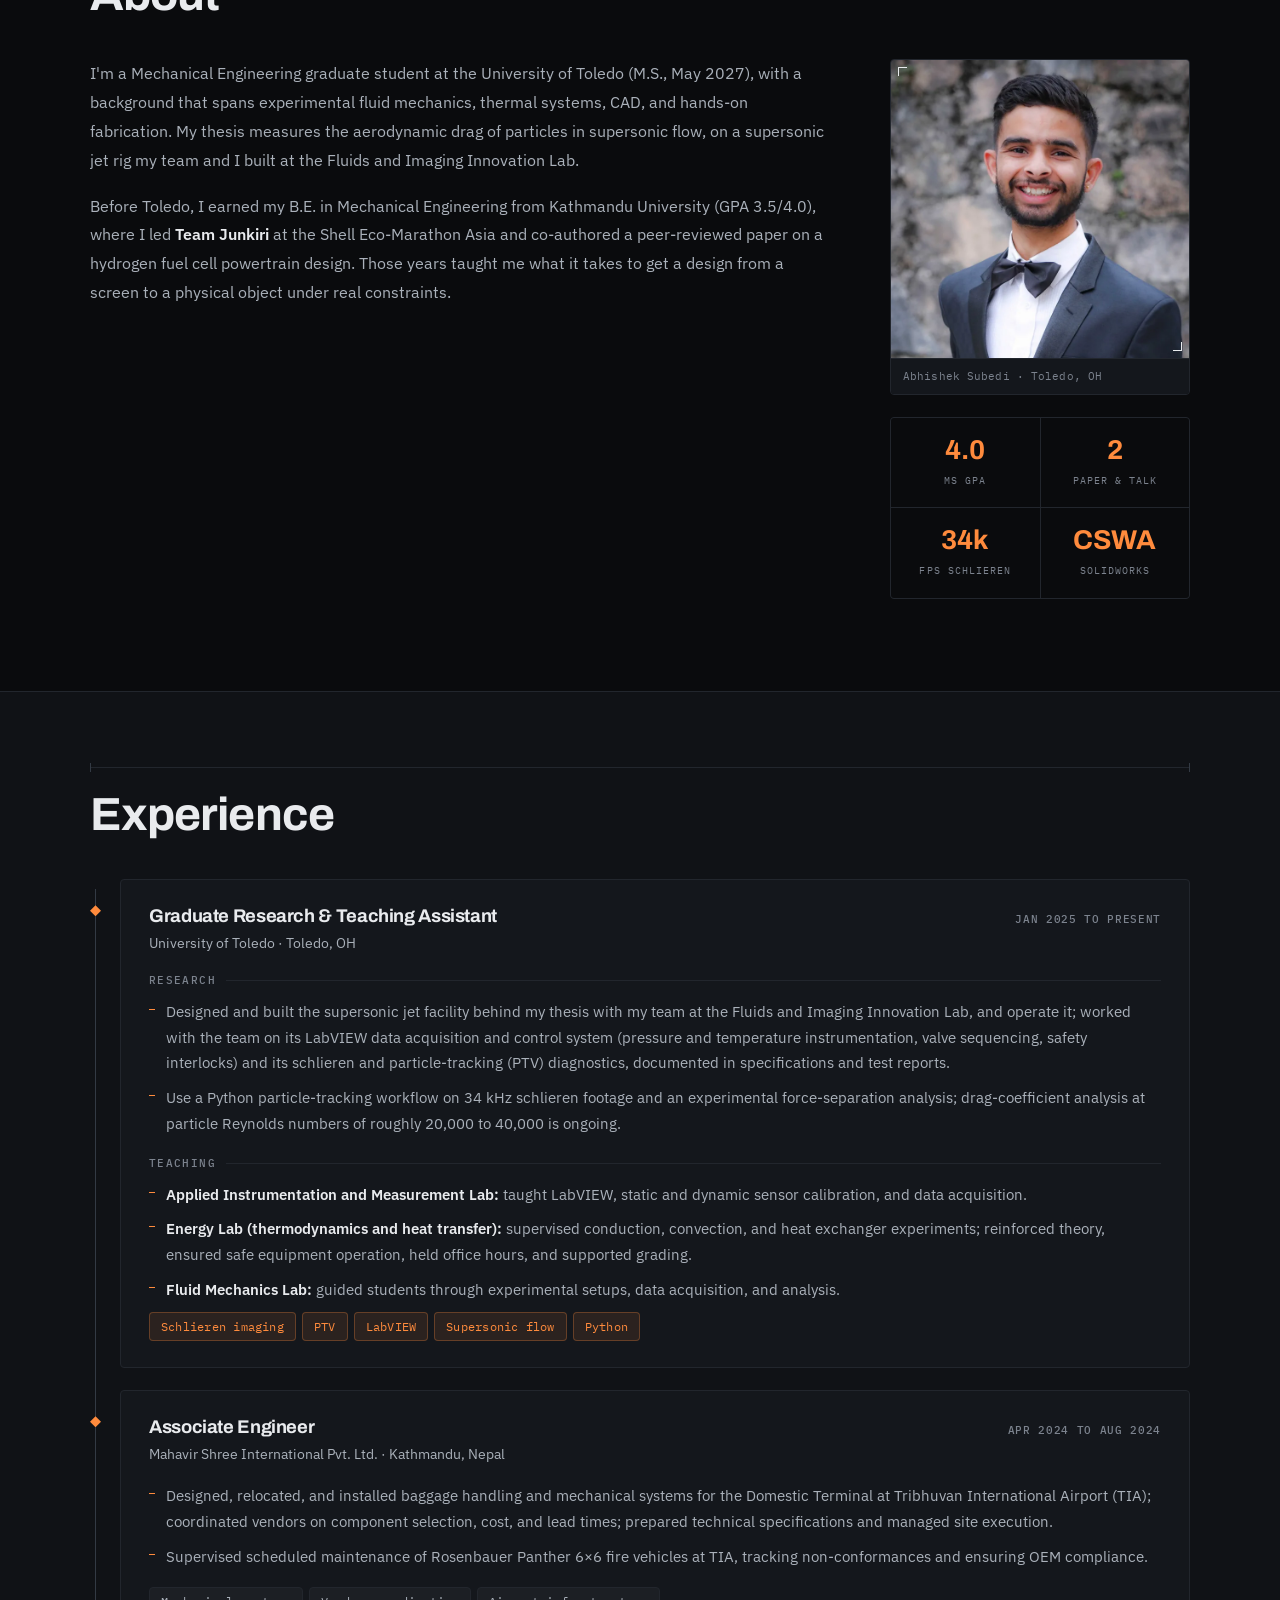
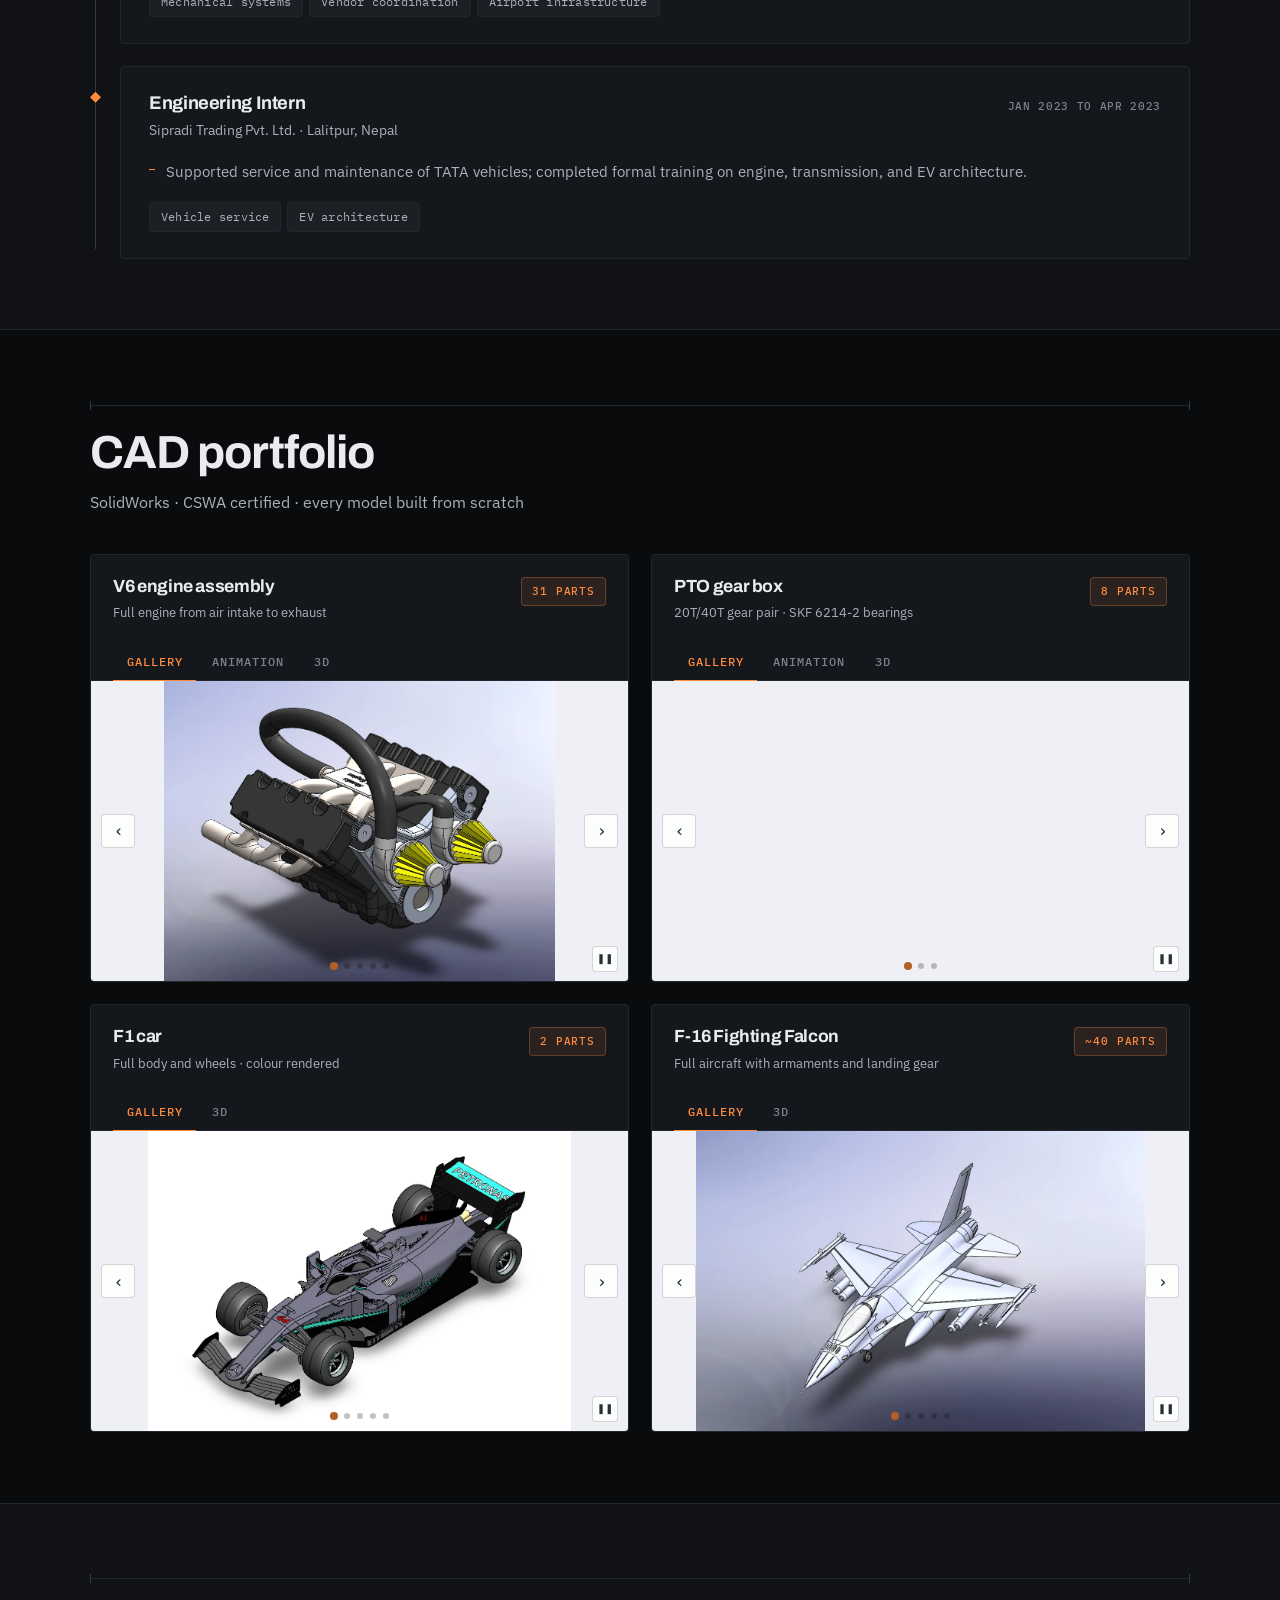
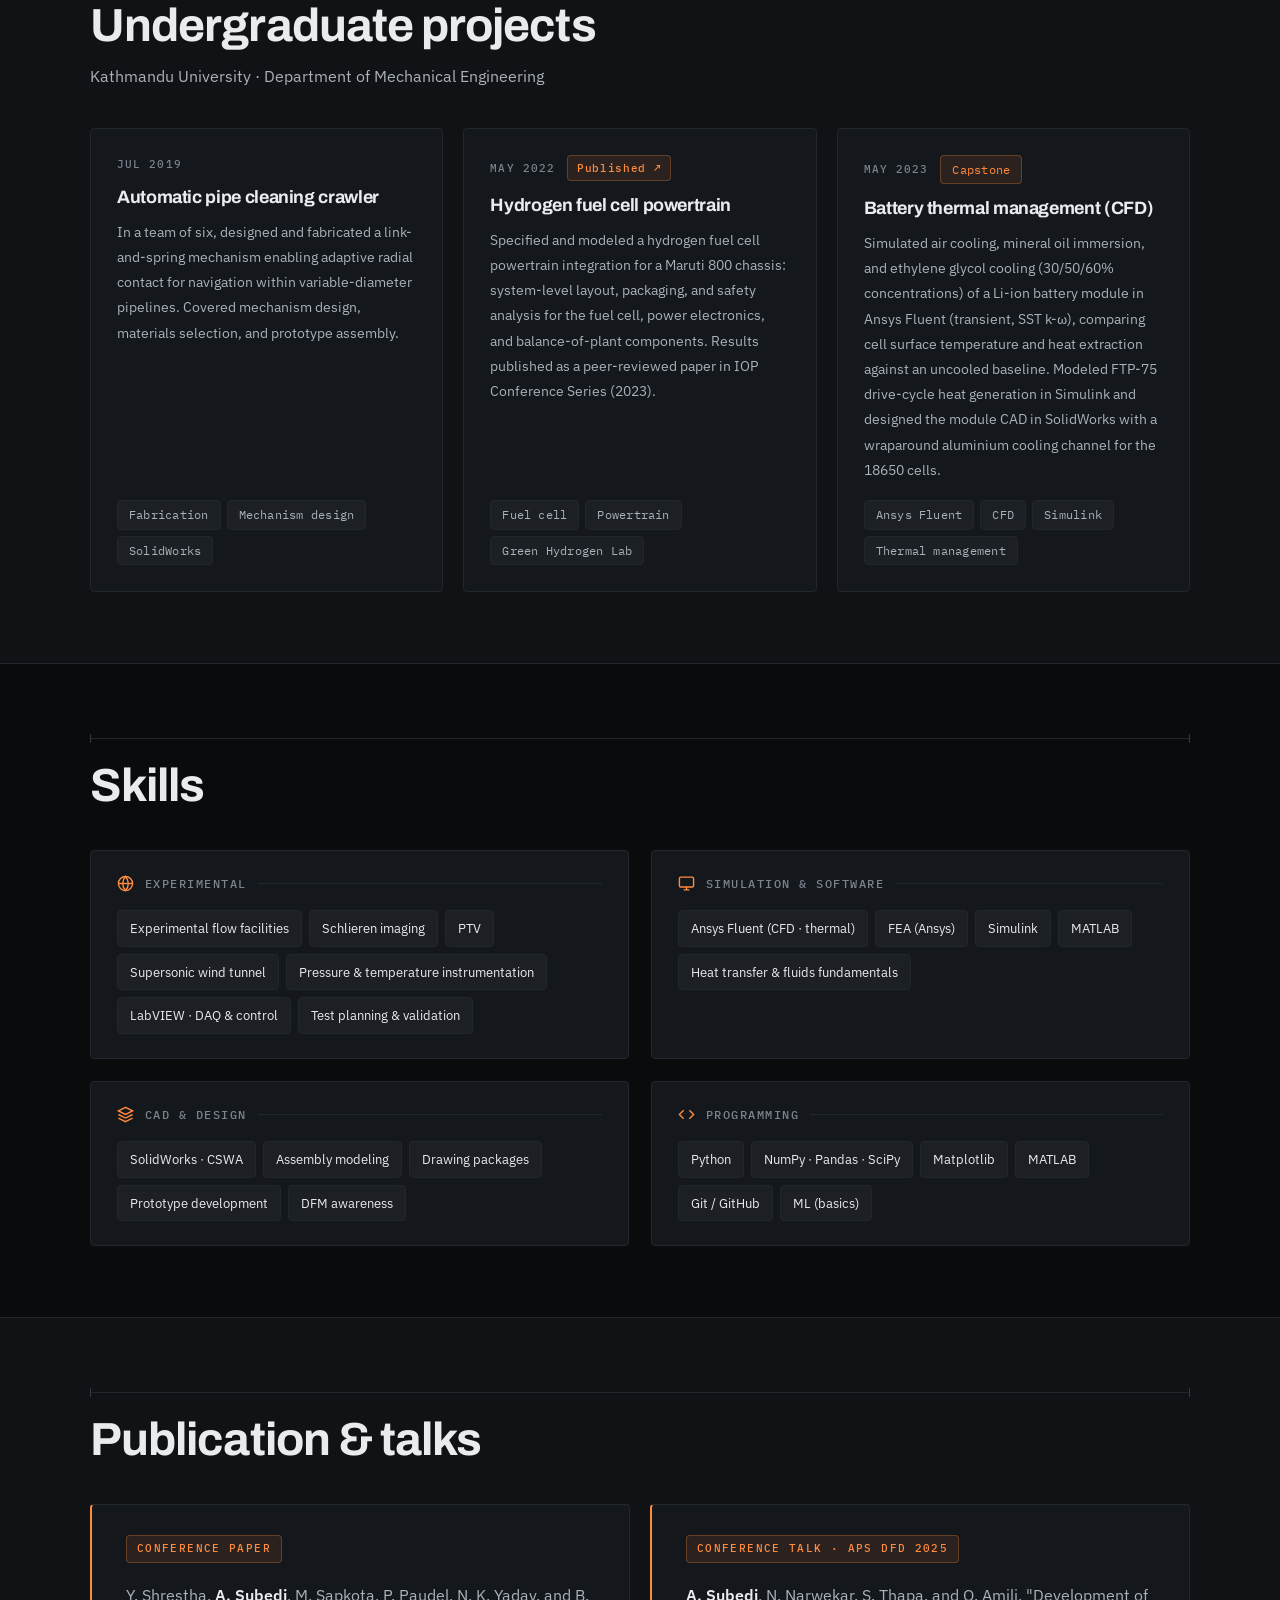
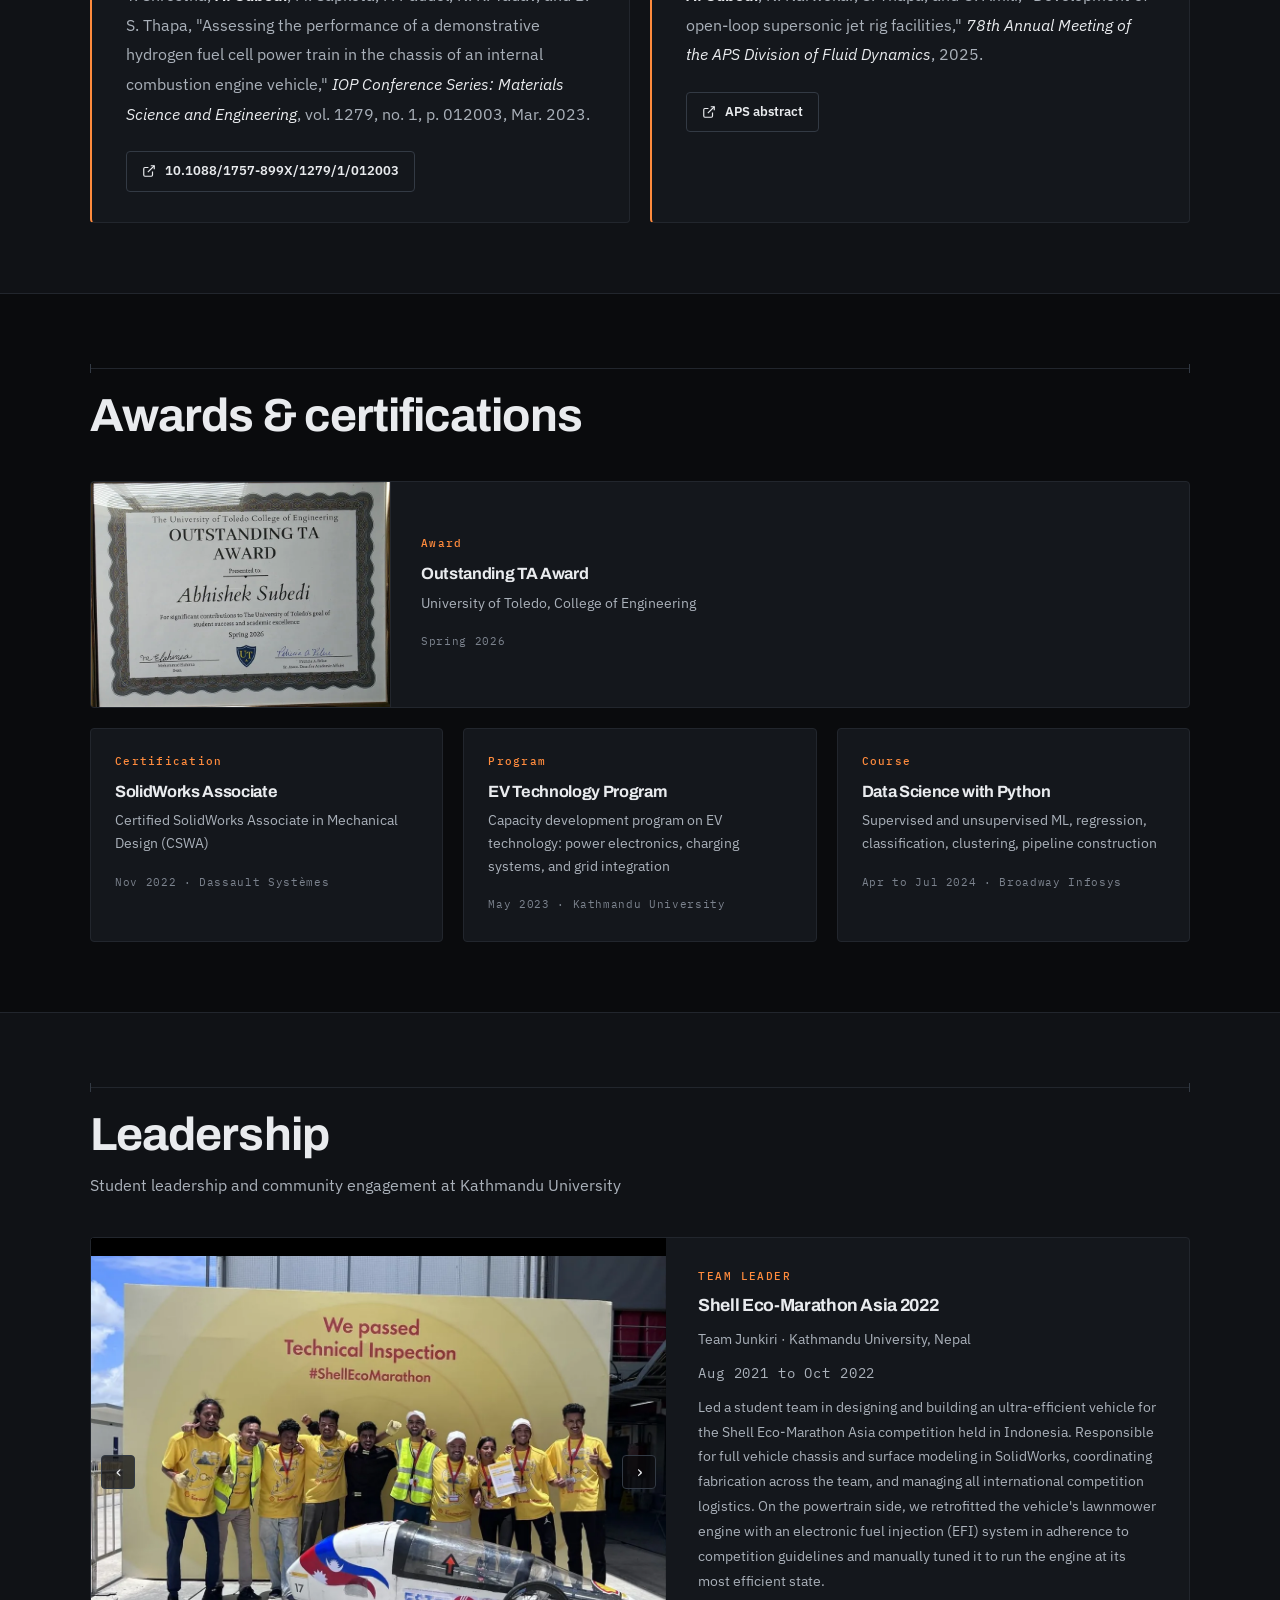
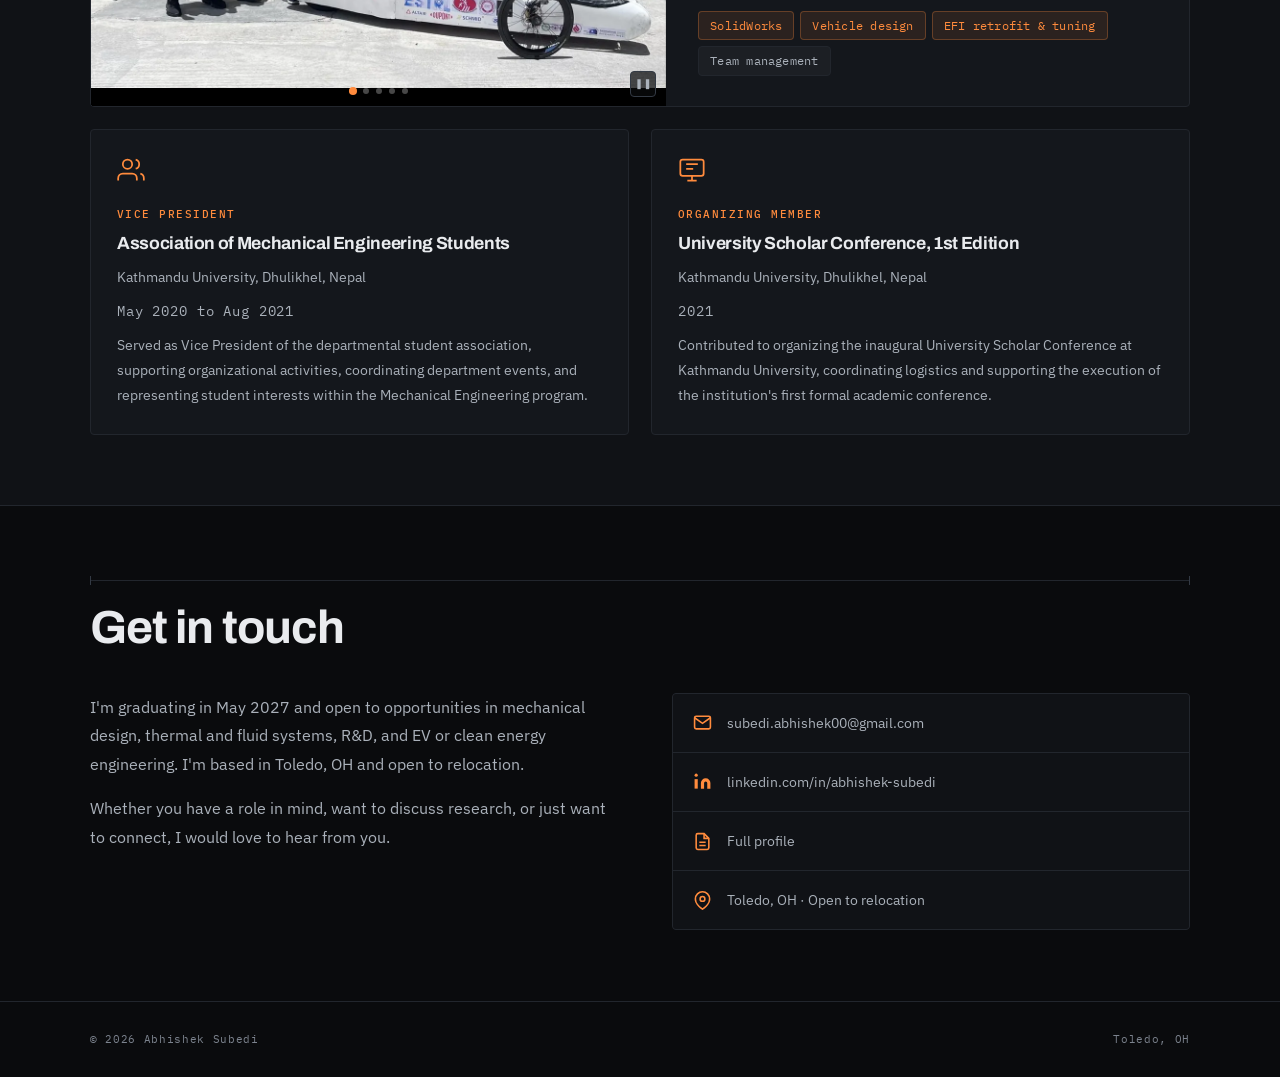
<file: index_thermal.html>
<!DOCTYPE html>
<!-- GENERATED FILE. Do not edit by hand.
     Source: index.html · Regenerate: python3 tools/build-variant.py -->
<html lang="en">
<head>
  <meta charset="UTF-8">
  <meta name="viewport" content="width=device-width, initial-scale=1.0">
  <title>Abhishek Subedi | Thermal Modeling Engineer</title>
  <meta name="description" content="Abhishek Subedi, MS Mechanical Engineering candidate (May 2027) specializing in thermal modeling, CFD simulation, EV battery thermal management, and experimental fluid mechanics.">
  <meta name="author" content="Abhishek Subedi">
  <meta name="robots" content="noindex, follow">
  <meta name="theme-color" content="#0a0b0d">

  <!-- Open Graph / social preview -->
  <meta property="og:type" content="profile">
  <meta property="og:site_name" content="Abhishek Subedi">
  <meta property="og:url" content="https://abhisheksubedi.name.np/index_thermal.html">
  <meta property="og:title" content="Abhishek Subedi | Thermal Modeling Engineer">
  <meta property="og:description" content="Thermal modeling, CFD simulation, and EV battery thermal management, backed by experimental fluid mechanics. MS Mechanical Engineering, University of Toledo, May 2027.">
  <meta property="og:image" content="https://abhisheksubedi.name.np/assets/images/og-card.jpg">
  <meta property="og:image:width" content="1200">
  <meta property="og:image:height" content="630">
  <meta property="og:image:alt" content="Abhishek Subedi, Mechanical Engineer. Schlieren photograph of shock diamonds in a supersonic jet.">
  <meta property="profile:first_name" content="Abhishek">
  <meta property="profile:last_name" content="Subedi">
  <meta name="twitter:card" content="summary_large_image">
  <meta name="twitter:title" content="Abhishek Subedi | Thermal Modeling Engineer">
  <meta name="twitter:description" content="Thermal modeling, CFD simulation, and EV battery thermal management, backed by experimental fluid mechanics.">
  <meta name="twitter:image" content="https://abhisheksubedi.name.np/assets/images/og-card.jpg">

  <!-- Icons -->
  <link rel="icon" href="data:image/svg+xml,%3Csvg xmlns='http://www.w3.org/2000/svg' viewBox='0 0 32 32'%3E%3Crect width='32' height='32' fill='%230a0b0d'/%3E%3Cpath d='M16 5l6 6-6 6-6-6z' fill='%23ff8b3d'/%3E%3Cpath d='M16 18l4.5 4.5L16 27l-4.5-4.5z' fill='%23b35f26'/%3E%3C/svg%3E">
  <link rel="apple-touch-icon" href="assets/images/apple-touch-icon.png">

  <!-- Type: Archivo (display) · IBM Plex Sans (body) · IBM Plex Mono (data) -->
  <link rel="preconnect" href="https://fonts.googleapis.com">
  <link rel="preconnect" href="https://fonts.gstatic.com" crossorigin>
  <link href="https://fonts.googleapis.com/css2?family=Archivo:wght@600;700&family=IBM+Plex+Mono:wght@400;500&family=IBM+Plex+Sans:wght@400;500;600&display=swap" rel="stylesheet">

  <link rel="preload" as="image" href="assets/images/research/shock_diamonds.webp" fetchpriority="high">
  <link rel="stylesheet" href="css/styles.css">

  <script type="importmap">
  {
    "imports": {
      "three": "./js/three/three.module.js",
      "three/addons/": "./js/three/addons/"
    }
  }
  </script>

  <script type="application/ld+json">
  {
    "@context": "https://schema.org",
    "@type": "Person",
    "name": "Abhishek Subedi",
    "url": "https://abhisheksubedi.name.np/",
    "image": "https://abhisheksubedi.name.np/assets/images/og-card.jpg",
    "jobTitle": "Thermal Modeling Engineer",
    "email": "mailto:subedi.abhishek00@gmail.com",
    "address": { "@type": "PostalAddress", "addressLocality": "Toledo", "addressRegion": "OH", "addressCountry": "US" },
    "alumniOf": [
      { "@type": "CollegeOrUniversity", "name": "Kathmandu University" },
      { "@type": "CollegeOrUniversity", "name": "University of Toledo" }
    ],
    "worksFor": { "@type": "CollegeOrUniversity", "name": "University of Toledo" },
    "knowsAbout": ["Experimental Fluid Mechanics", "Schlieren Imaging", "Particle Tracking Velocimetry", "Supersonic Flow", "Thermal Systems", "Computational Fluid Dynamics", "SolidWorks", "LabVIEW"],
    "sameAs": ["https://linkedin.com/in/abhishek-subedi-073a36193", "https://doi.org/10.1088/1757-899X/1279/1/012003"]
  }
  </script>
</head>
<body>

<a class="skip-link" href="#main">Skip to content</a>

<!-- ─── NAVIGATION ─────────────────────────────────────────────────────── -->
<nav id="navbar">
  <div class="nav-inner">
    <a class="nav-brand" href="#hero">Abhishek Subedi</a>
    <div class="nav-links" id="nav-links">
      <a href="#research">Research</a>
      <a href="#about">About</a>
      <a href="#experience">Experience</a>
      <a href="#cad">CAD</a>
      <a href="#projects">Projects</a>
      <a href="#publications">Publications</a>
      <a href="#awards">Awards</a>
      <a href="#leadership">Leadership</a>
      <a href="#contact">Contact</a>
    </div>
    <a class="btn btn-outline btn-sm" href="assets/biodata.html" target="_blank" rel="noopener">Full profile</a>
    <button class="nav-toggle" id="nav-toggle" aria-label="Toggle menu" aria-expanded="false" aria-controls="nav-links">
      <span></span><span></span><span></span>
    </button>
  </div>
</nav>

<main id="main">

<!-- ─── HERO ──────────────────────────────────────────────────────────── -->
<section id="hero">
  <div class="hero-grid container">
    <div class="hero-copy">
      <p class="hero-eyebrow">MS Mechanical Engineering · University of Toledo</p>
      <h1 class="hero-name">Abhishek<br>Subedi</h1>
      <p class="hero-lede">I model and measure how <strong>heat and fluids move</strong>, from battery packs in Ansys Fluent to supersonic jets on a rig my team and I built at the Fluids and Imaging Innovation Lab.</p>

      <div class="hero-ctas">
        <a href="#research" class="btn btn-primary">
          See my research
          <svg width="16" height="16" viewBox="0 0 24 24" fill="none" stroke="currentColor" stroke-width="2" aria-hidden="true"><line x1="12" y1="5" x2="12" y2="19"/><polyline points="19 12 12 19 5 12"/></svg>
        </a>
        <a href="assets/biodata.html" class="btn btn-outline" target="_blank" rel="noopener">
          <svg width="16" height="16" viewBox="0 0 24 24" fill="none" stroke="currentColor" stroke-width="2" aria-hidden="true"><path d="M14 2H6a2 2 0 00-2 2v16a2 2 0 002 2h12a2 2 0 002-2V8z"/><polyline points="14 2 14 8 20 8"/><line x1="16" y1="13" x2="8" y2="13"/><line x1="16" y1="17" x2="8" y2="17"/></svg>
          View full profile
        </a>
        <a href="#contact" class="btn btn-icon" aria-label="Get in touch">
          <svg width="18" height="18" viewBox="0 0 24 24" fill="none" stroke="currentColor" stroke-width="2" aria-hidden="true"><path d="M4 4h16c1.1 0 2 .9 2 2v12c0 1.1-.9 2-2 2H4c-1.1 0-2-.9-2-2V6c0-1.1.9-2 2-2z"/><polyline points="22,6 12,13 2,6"/></svg>
        </a>
        <a href="https://linkedin.com/in/abhishek-subedi-073a36193" class="btn btn-icon" target="_blank" rel="noopener" aria-label="LinkedIn profile">
          <svg width="19" height="19" viewBox="0 0 24 24" fill="currentColor" aria-hidden="true"><path d="M16 8a6 6 0 016 6v7h-4v-7a2 2 0 00-2-2 2 2 0 00-2 2v7h-4v-7a6 6 0 016-6z"/><rect x="2" y="9" width="4" height="12"/><circle cx="4" cy="4" r="2"/></svg>
        </a>
      </div>

      <!-- title block -->
      <dl class="hero-spec">
        <div>
          <dt>Focus</dt>
          <dd>Thermal modeling · CFD · Experimental fluids</dd>
        </div>
        <div>
          <dt>Location</dt>
          <dd>Toledo, OH · Open to relocation</dd>
        </div>
        <div>
          <dt>Available</dt>
          <dd><span class="live-dot" aria-hidden="true"></span>May 2027</dd>
        </div>
      </dl>
    </div>

    <figure class="plate hero-plate">
      <div class="plate-img">
        <img src="assets/images/research/shock_diamonds.webp" width="1180" height="1180"
             alt="Schlieren photograph of an underexpanded supersonic jet leaving the nozzle, showing a vertical chain of four shock diamonds."
             fetchpriority="high" decoding="async">
      </div>
      <figcaption class="plate-cap">
        <span class="plate-txt">Shock diamonds in an underexpanded supersonic jet · Schlieren</span>
      </figcaption>
    </figure>
  </div>
</section>

<!-- ─── RESEARCH ──────────────────────────────────────────────────────── -->
<section id="research" class="section section-raised">
  <div class="container">
    <header class="sec-head reveal">
      <div class="sec-rule"><span class="sec-line"></span></div>
      <h2 class="sec-title">Research</h2>
      <p class="sec-sub">MS thesis · Fluids and Imaging Innovation Lab · University of Toledo · 2025 to 2027</p>
    </header>

    <figure class="plate bow-plate reveal">
      <div class="plate-img">
        <img src="assets/images/research/bow_shock.webp" width="1500" height="500" alt="Schlieren image of a single bead leaving the nozzle with its own bow shock, just upstream of the first shock cell of a supersonic jet" loading="lazy" decoding="async">
      </div>
      <figcaption class="plate-cap"><span class="plate-txt">A bead carries its own bow shock into the first shock cell</span></figcaption>
    </figure>

    <div class="research-layout reveal">
      <div class="research-desc">
        <h3>Coefficient of drag in particle-laden supersonic flow</h3>
        <p class="research-advisor">Advisor: <strong>Dr. Omid Amili</strong> · Fluids and Imaging Innovation Lab</p>
        <p class="research-lead">How hard does a supersonic jet push on a solid particle? I'm measuring that drag inside the shock cells of an underexpanded jet, on a jet rig my team and I built at the Fluids and Imaging Innovation Lab.</p>

        <h4 class="research-label">The problem</h4>
        <p>The drag coefficient of a solid particle in supersonic flow is not settled: the correlations in general use disagree by a factor of two at the conditions that matter for solid rocket propulsion, cold-spray deposition, and high-speed particulate transport, and nearly all the data behind them come from shock tubes and ballistic ranges. My thesis measures drag in the complementary configuration, the quasi-steady shock-cell field of an underexpanded supersonic jet.</p>

        <h4 class="research-label">Facility &amp; imaging</h4>
        <p>My team and I at the Fluids and Imaging Innovation Lab designed and built the facility: a 5.08&nbsp;mm converging nozzle fed through a conditioned settling chamber. Together we developed its LabVIEW data acquisition and control system for pressure and temperature instrumentation, valve sequencing, and safety interlocks. A Z-type schlieren system images the jet at 34,035 frames per second, resolving the shock train and the silhouettes of individual beads at the same time. The shock-cell spacing, measured from the images by autocorrelation, fixes the gas state (fully expanded Mach number 1.60, 447&nbsp;m/s), and a Python particle-tracking pipeline turns each bead into a nozzle-referenced velocity and acceleration history.</p>

        <h4 class="research-label">Analysis <span class="research-status">ongoing</span></h4>
        <p>Because one track gives one equation for several unknown forces, I am separating the non-drag terms experimentally: regressing acceleration on 1/<i>d</i><sub>p</sub> across particles of different size splits it into a drag group and a size-independent pressure-gradient group. The drag-coefficient analysis is ongoing, at particle Reynolds numbers of roughly 20,000 to 40,000, and will be compared against the Henderson, Loth et al., and Clift–Gauvin correlations.</p>

        <dl class="result-grid">
          <div class="stat-card"><dt class="stat-label">Jet Mach number</dt><dd class="stat-num">1.60</dd></div>
          <div class="stat-card"><dt class="stat-label">Particle Reynolds no.</dt><dd class="stat-num">20k–40k</dd></div>
          <div class="stat-card"><dt class="stat-label">Imaging rate</dt><dd class="stat-num">34 kfps</dd></div>
          <div class="stat-card"><dt class="stat-label">Nozzle exit</dt><dd class="stat-num">5.08 mm</dd></div>
        </dl>

        <p class="research-note">Talk at the 78th Annual Meeting of the APS Division of Fluid Dynamics (2025) on the development of open-loop supersonic jet rig facilities. Poster at the MEANES 2026 Ted Keith Distinguished Event Poster Session. The high-speed footage also became <a href="https://gfm.aps.org/meetings/dfd-2026/6afe44dba7f805354fc2fde7" target="_blank" rel="noopener"><em>Riding the Shock Train</em></a>, a video by O. Amili, A. Subedi, and N. Narwekar in the APS Gallery of Fluid Motion 2026.</p>
        <div class="method-tags">
          <span class="tag tag-signal">Schlieren imaging</span>
          <span class="tag tag-signal">Particle tracking (PTV)</span>
          <span class="tag tag-signal">Supersonic flow</span>
          <span class="tag">Multiphase drag</span>
          <span class="tag">Python · MATLAB</span>
          <span class="tag">LabVIEW</span>
        </div>
      </div>

      <div class="research-visuals">
        <figure class="plate tracks-plate">
          <div class="plate-img">
            <img src="assets/images/research/particle_tracks.webp" width="1200" height="1064" alt="Four schlieren frames 58.8 microseconds apart showing two tracked particles, circled in blue and orange, moving downstream through the shock-diamond train" loading="lazy" decoding="async">
          </div>
          <figcaption class="plate-cap"><span class="plate-txt">Two tracked beads crossing the shock train · 58.8 µs per frame</span></figcaption>
        </figure>
        <figure class="plate rig-plate">
          <div class="plate-img">
            <img src="assets/images/research/optics_bench.webp" width="1400" height="1050" alt="Supersonic jet facility and Z-type schlieren optics on an optical table, with the high-speed camera on the right" loading="lazy" decoding="async">
          </div>
          <figcaption class="plate-cap"><span class="plate-txt">Jet facility and Z-type schlieren bench · University of Toledo</span></figcaption>
        </figure>
      </div>
    </div>
  </div>
</section>

<!-- ─── ABOUT ──────────────────────────────────────────────────────────── -->
<section id="about" class="section">
  <div class="container">
    <header class="sec-head reveal">
      <div class="sec-rule"><span class="sec-line"></span></div>
      <h2 class="sec-title">About</h2>
    </header>

    <div class="about-grid reveal">
      <div class="about-text">
        <p>I'm a Mechanical Engineering graduate student at the University of Toledo (M.S., May 2027), with a background that spans experimental fluid mechanics, thermal systems, CAD, and hands-on fabrication. My thesis measures the aerodynamic drag of particles in supersonic flow, on a supersonic jet rig my team and I built at the Fluids and Imaging Innovation Lab.</p>
        <p>Before Toledo, I earned my B.E. in Mechanical Engineering from Kathmandu University (GPA 3.5/4.0), where I led <strong>Team Junkiri</strong> at the Shell Eco-Marathon Asia and co-authored a peer-reviewed paper on a hydrogen fuel cell powertrain design. Those years taught me what it takes to get a design from a screen to a physical object under real constraints.</p>
      </div>

      <div class="about-sidebar">
        <figure class="plate about-portrait">
          <div class="plate-img">
            <img src="assets/images/headshot.webp" width="700" height="700" alt="Portrait of Abhishek Subedi" loading="lazy" decoding="async">
          </div>
          <figcaption class="plate-cap">
            <span class="plate-txt">Abhishek Subedi · Toledo, OH</span>
          </figcaption>
        </figure>

        <div>
          <div class="stat-grid">
            <div class="stat-card"><span class="stat-num">4.0</span><span class="stat-label">MS GPA</span></div>
            <div class="stat-card"><span class="stat-num">2</span><span class="stat-label">Paper &amp; talk</span></div>
            <div class="stat-card"><span class="stat-num">34k</span><span class="stat-label">fps schlieren</span></div>
            <div class="stat-card"><span class="stat-num">CSWA</span><span class="stat-label">SolidWorks</span></div>
          </div>
        </div>
      </div>
    </div>
  </div>
</section>

<!-- ─── EXPERIENCE ────────────────────────────────────────────────────── -->
<section id="experience" class="section section-raised">
  <div class="container">
    <header class="sec-head reveal">
      <div class="sec-rule"><span class="sec-line"></span></div>
      <h2 class="sec-title">Experience</h2>
    </header>

    <div class="timeline reveal">

      <div class="timeline-item">
        <div class="timeline-marker" aria-hidden="true"></div>
        <div class="timeline-card">
          <div class="exp-header">
            <div>
              <h3>Graduate Research &amp; Teaching Assistant</h3>
              <p class="exp-org">University of Toledo · Toledo, OH</p>
            </div>
            <span class="exp-date">Jan 2025 to Present</span>
          </div>
          <p class="exp-type">Research</p>
          <ul class="exp-list">
            <li>Designed and built the supersonic jet facility behind my thesis with my team at the Fluids and Imaging Innovation Lab, and operate it; worked with the team on its LabVIEW data acquisition and control system (pressure and temperature instrumentation, valve sequencing, safety interlocks) and its schlieren and particle-tracking (PTV) diagnostics, documented in specifications and test reports.</li>
            <li>Use a Python particle-tracking workflow on 34&nbsp;kHz schlieren footage and an experimental force-separation analysis; drag-coefficient analysis at particle Reynolds numbers of roughly 20,000 to 40,000 is ongoing.</li>
          </ul>
          <div class="fold" data-fold="Show teaching roles">
            <p class="exp-type">Teaching</p>
            <ul class="exp-list">
              <li><strong>Applied Instrumentation and Measurement Lab:</strong> taught LabVIEW, static and dynamic sensor calibration, and data acquisition.</li>
              <li><strong>Energy Lab (thermodynamics and heat transfer):</strong> supervised conduction, convection, and heat exchanger experiments; reinforced theory, ensured safe equipment operation, held office hours, and supported grading.</li>
              <li><strong>Fluid Mechanics Lab:</strong> guided students through experimental setups, data acquisition, and analysis.</li>
            </ul>
          </div>
          <div class="exp-tags">
            <span class="tag tag-signal">Schlieren imaging</span>
            <span class="tag tag-signal">PTV</span>
            <span class="tag tag-signal">LabVIEW</span>
            <span class="tag tag-signal">Supersonic flow</span>
            <span class="tag tag-signal">Python</span>
          </div>
        </div>
      </div>

      <div class="timeline-item">
        <div class="timeline-marker" aria-hidden="true"></div>
        <div class="timeline-card">
          <div class="exp-header">
            <div>
              <h3>Associate Engineer</h3>
              <p class="exp-org">Mahavir Shree International Pvt. Ltd. · Kathmandu, Nepal</p>
            </div>
            <span class="exp-date">Apr 2024 to Aug 2024</span>
          </div>
          <ul class="exp-list">
            <li>Designed, relocated, and installed baggage handling and mechanical systems for the Domestic Terminal at Tribhuvan International Airport (TIA); coordinated vendors on component selection, cost, and lead times; prepared technical specifications and managed site execution.</li>
            <li>Supervised scheduled maintenance of Rosenbauer Panther 6×6 fire vehicles at TIA, tracking non-conformances and ensuring OEM compliance.</li>
          </ul>
          <div class="exp-tags">
            <span class="tag">Mechanical systems</span>
            <span class="tag">Vendor coordination</span>
            <span class="tag">Airport infrastructure</span>
          </div>
        </div>
      </div>

      <div class="timeline-item">
        <div class="timeline-marker" aria-hidden="true"></div>
        <div class="timeline-card">
          <div class="exp-header">
            <div>
              <h3>Engineering Intern</h3>
              <p class="exp-org">Sipradi Trading Pvt. Ltd. · Lalitpur, Nepal</p>
            </div>
            <span class="exp-date">Jan 2023 to Apr 2023</span>
          </div>
          <ul class="exp-list">
            <li>Supported service and maintenance of TATA vehicles; completed formal training on engine, transmission, and EV architecture.</li>
          </ul>
          <div class="exp-tags">
            <span class="tag">Vehicle service</span>
            <span class="tag">EV architecture</span>
          </div>
        </div>
      </div>

    </div>
  </div>
</section>

<!-- ─── CAD PORTFOLIO ─────────────────────────────────────────────────── -->
<section id="cad" class="section">
  <div class="container">
    <header class="sec-head reveal">
      <div class="sec-rule"><span class="sec-line"></span></div>
      <h2 class="sec-title">CAD portfolio</h2>
      <p class="sec-sub">SolidWorks · CSWA certified · every model built from scratch</p>
    </header>

    <div class="cad-grid reveal">

      <!-- V6 Engine -->
      <div class="cad-card" data-model="assets/models/v6_engine.STL" data-model-name="V6 Engine Assembly.SLDASM">
        <div class="cad-card-header">
          <div>
            <h3>V6 engine assembly</h3>
            <p>Full engine from air intake to exhaust</p>
          </div>
          <span class="part-count">31 parts</span>
        </div>
        <div class="tab-nav" role="tablist" aria-label="V6 engine views">
          <button class="tab-btn" role="tab" aria-selected="true"  data-tab="gallery">Gallery</button>
          <button class="tab-btn" role="tab" aria-selected="false" data-tab="video">Animation</button>
          <button class="tab-btn" role="tab" aria-selected="false" data-tab="3d">3D</button>
        </div>
        <div class="tab-content">
          <div class="tab-panel active" role="tabpanel" data-panel="gallery">
            <div class="img-slider">
              <div class="slides-wrap">
                <img class="slide active" src="assets/images/cad/v6_1.webp" width="1022" height="785" alt="V6 engine assembly, full view" loading="lazy" decoding="async">
                <img class="slide" src="assets/images/cad/v6_2.webp" width="1200" height="808" alt="V6 engine assembly, detail" loading="lazy" decoding="async">
                <img class="slide" src="assets/images/cad/v6_3.webp" width="1031" height="818" alt="V6 engine assembly, cross section" loading="lazy" decoding="async">
                <img class="slide" src="assets/images/cad/v6_4.webp" width="992" height="765" alt="V6 piston assembly" loading="lazy" decoding="async">
                <img class="slide" src="assets/images/cad/v6_5.webp" width="843" height="757" alt="V6 turbo housing" loading="lazy" decoding="async">
              </div>
              <button class="slide-prev" aria-label="Previous image">&#8249;</button>
              <button class="slide-next" aria-label="Next image">&#8250;</button>
              <div class="slide-dots"></div>
            </div>
          </div>
          <div class="tab-panel" role="tabpanel" data-panel="video">
            <div class="video-wrap">
              <video src="assets/videos/v6_engine.mp4" controls loop muted playsinline preload="none"></video>
            </div>
          </div>
          <div class="tab-panel" role="tabpanel" data-panel="3d">
            <div class="viewer-wrap">
              <div class="viewer-canvas"></div>
              <div class="viewer-loading"><div class="spinner"></div><span class="loading-pct">Loading</span></div>
              <div class="viewer-error">Model could not be loaded.</div>
              <span class="viewer-hint">Drag to orbit</span>
              <div class="viewer-controls">
                <button class="ctrl-btn" data-action="reset" title="Reset view" aria-label="Reset view">↺</button>
                <button class="ctrl-btn" data-action="wireframe" title="Toggle wireframe" aria-label="Toggle wireframe">⊞</button>
              </div>
            </div>
          </div>
        </div>
      </div>

      <!-- PTO Gear Box -->
      <div class="cad-card" data-model="assets/models/pto_gearbox.STL" data-model-name="PTO Gear Box Assembly.SLDASM">
        <div class="cad-card-header">
          <div>
            <h3>PTO gear box</h3>
            <p>20T/40T gear pair · SKF 6214-2 bearings</p>
          </div>
          <span class="part-count">8 parts</span>
        </div>
        <div class="tab-nav" role="tablist" aria-label="PTO gear box views">
          <button class="tab-btn" role="tab" aria-selected="true"  data-tab="gallery">Gallery</button>
          <button class="tab-btn" role="tab" aria-selected="false" data-tab="video">Animation</button>
          <button class="tab-btn" role="tab" aria-selected="false" data-tab="3d">3D</button>
        </div>
        <div class="tab-content">
          <div class="tab-panel active" role="tabpanel" data-panel="gallery">
            <div class="img-slider">
              <div class="slides-wrap">
                <img class="slide active" src="assets/images/cad/pto_1.webp" width="1200" height="598" alt="PTO gear box assembly" loading="lazy" decoding="async">
                <img class="slide" src="assets/images/cad/pto_2.webp" width="1200" height="797" alt="PTO gear box, exploded view" loading="lazy" decoding="async">
                <img class="slide" src="assets/images/cad/pto_3.webp" width="1200" height="720" alt="PTO gear box, cross section" loading="lazy" decoding="async">
              </div>
              <button class="slide-prev" aria-label="Previous image">&#8249;</button>
              <button class="slide-next" aria-label="Next image">&#8250;</button>
              <div class="slide-dots"></div>
            </div>
          </div>
          <div class="tab-panel" role="tabpanel" data-panel="video">
            <div class="video-wrap">
              <video src="assets/videos/pto_gearbox.mp4" controls loop muted playsinline preload="none"></video>
            </div>
          </div>
          <div class="tab-panel" role="tabpanel" data-panel="3d">
            <div class="viewer-wrap">
              <div class="viewer-canvas"></div>
              <div class="viewer-loading"><div class="spinner"></div><span class="loading-pct">Loading</span></div>
              <div class="viewer-error">Model could not be loaded.</div>
              <span class="viewer-hint">Drag to orbit</span>
              <div class="viewer-controls">
                <button class="ctrl-btn" data-action="reset" title="Reset view" aria-label="Reset view">↺</button>
                <button class="ctrl-btn" data-action="wireframe" title="Toggle wireframe" aria-label="Toggle wireframe">⊞</button>
              </div>
            </div>
          </div>
        </div>
      </div>

      <!-- F1 Car -->
      <div class="cad-card" data-model="assets/models/f1_car.STL" data-model-name="F1 Assembly.SLDASM">
        <div class="cad-card-header">
          <div>
            <h3>F1 car</h3>
            <p>Full body and wheels · colour rendered</p>
          </div>
          <span class="part-count">2 parts</span>
        </div>
        <div class="tab-nav" role="tablist" aria-label="F1 car views">
          <button class="tab-btn" role="tab" aria-selected="true"  data-tab="gallery">Gallery</button>
          <button class="tab-btn" role="tab" aria-selected="false" data-tab="3d">3D</button>
        </div>
        <div class="tab-content">
          <div class="tab-panel active" role="tabpanel" data-panel="gallery">
            <div class="img-slider">
              <div class="slides-wrap">
                <img class="slide active" src="assets/images/cad/f1_1.webp" width="1105" height="783" alt="F1 car, isometric view" loading="lazy" decoding="async">
                <img class="slide" src="assets/images/cad/f1_2.webp" width="1200" height="733" alt="F1 car, opposite isometric view" loading="lazy" decoding="async">
                <img class="slide" src="assets/images/cad/f1_3.webp" width="1200" height="512" alt="F1 car, side view" loading="lazy" decoding="async">
                <img class="slide" src="assets/images/cad/f1_4.webp" width="1200" height="719" alt="F1 car, front view" loading="lazy" decoding="async">
                <img class="slide" src="assets/images/cad/f1_5.webp" width="733" height="885" alt="F1 car, top view" loading="lazy" decoding="async">
              </div>
              <button class="slide-prev" aria-label="Previous image">&#8249;</button>
              <button class="slide-next" aria-label="Next image">&#8250;</button>
              <div class="slide-dots"></div>
            </div>
          </div>
          <div class="tab-panel" role="tabpanel" data-panel="3d">
            <div class="viewer-wrap">
              <div class="viewer-canvas"></div>
              <div class="viewer-loading"><div class="spinner"></div><span class="loading-pct">Loading</span></div>
              <div class="viewer-error">Model could not be loaded.</div>
              <span class="viewer-hint">Drag to orbit</span>
              <div class="viewer-controls">
                <button class="ctrl-btn" data-action="reset" title="Reset view" aria-label="Reset view">↺</button>
                <button class="ctrl-btn" data-action="wireframe" title="Toggle wireframe" aria-label="Toggle wireframe">⊞</button>
              </div>
            </div>
          </div>
        </div>
      </div>

      <!-- F-16 Fighting Falcon -->
      <div class="cad-card" data-model="assets/models/f16_falcon.STL" data-model-name="F-16 Fighting Falcon.SLDASM">
        <div class="cad-card-header">
          <div>
            <h3>F-16 Fighting Falcon</h3>
            <p>Full aircraft with armaments and landing gear</p>
          </div>
          <span class="part-count">~40 parts</span>
        </div>
        <div class="tab-nav" role="tablist" aria-label="F-16 views">
          <button class="tab-btn" role="tab" aria-selected="true"  data-tab="gallery">Gallery</button>
          <button class="tab-btn" role="tab" aria-selected="false" data-tab="3d">3D</button>
        </div>
        <div class="tab-content">
          <div class="tab-panel active" role="tabpanel" data-panel="gallery">
            <div class="img-slider">
              <div class="slides-wrap">
                <img class="slide active" src="assets/images/cad/f16_1.webp" width="1200" height="802" alt="F-16, trimetric view" loading="lazy" decoding="async">
                <img class="slide" src="assets/images/cad/f16_2.webp" width="1200" height="588" alt="F-16, side view" loading="lazy" decoding="async">
                <img class="slide" src="assets/images/cad/f16_3.webp" width="1200" height="703" alt="F-16, front view" loading="lazy" decoding="async">
                <img class="slide" src="assets/images/cad/f16_4.webp" width="915" height="862" alt="F-16, top view" loading="lazy" decoding="async">
                <img class="slide" src="assets/images/cad/f16_5.webp" width="1200" height="806" alt="F-16, rear trimetric view" loading="lazy" decoding="async">
              </div>
              <button class="slide-prev" aria-label="Previous image">&#8249;</button>
              <button class="slide-next" aria-label="Next image">&#8250;</button>
              <div class="slide-dots"></div>
            </div>
          </div>
          <div class="tab-panel" role="tabpanel" data-panel="3d">
            <div class="viewer-wrap">
              <div class="viewer-canvas"></div>
              <div class="viewer-loading"><div class="spinner"></div><span class="loading-pct">Loading</span></div>
              <div class="viewer-error">Model could not be loaded.</div>
              <span class="viewer-hint">Drag to orbit</span>
              <div class="viewer-controls">
                <button class="ctrl-btn" data-action="reset" title="Reset view" aria-label="Reset view">↺</button>
                <button class="ctrl-btn" data-action="wireframe" title="Toggle wireframe" aria-label="Toggle wireframe">⊞</button>
              </div>
            </div>
          </div>
        </div>
      </div>

    </div>
  </div>
</section>

<!-- ─── UNDERGRAD PROJECTS ────────────────────────────────────────────── -->
<section id="projects" class="section section-raised">
  <div class="container">
    <header class="sec-head reveal">
      <div class="sec-rule"><span class="sec-line"></span></div>
      <h2 class="sec-title">Undergraduate projects</h2>
      <p class="sec-sub">Kathmandu University · Department of Mechanical Engineering</p>
    </header>

    <div class="project-grid reveal">

      <div class="project-card">
        <div class="project-meta"><span class="project-date">Jul 2019</span></div>
        <h3>Automatic pipe cleaning crawler</h3>
        <p>In a team of six, designed and fabricated a link-and-spring mechanism enabling adaptive radial contact for navigation within variable-diameter pipelines. Covered mechanism design, materials selection, and prototype assembly.</p>
        <div class="project-tags">
          <span class="tag">Fabrication</span>
          <span class="tag">Mechanism design</span>
          <span class="tag">SolidWorks</span>
        </div>
      </div>

      <div class="project-card">
        <div class="project-meta">
          <span class="project-date">May 2022</span>
          <a href="https://doi.org/10.1088/1757-899X/1279/1/012003" class="project-doi" target="_blank" rel="noopener">Published ↗</a>
        </div>
        <h3>Hydrogen fuel cell powertrain</h3>
        <p>Specified and modeled a hydrogen fuel cell powertrain integration for a Maruti 800 chassis: system-level layout, packaging, and safety analysis for the fuel cell, power electronics, and balance-of-plant components. Results published as a peer-reviewed paper in IOP Conference Series (2023).</p>
        <div class="project-tags">
          <span class="tag">Fuel cell</span>
          <span class="tag">Powertrain</span>
          <span class="tag">Green Hydrogen Lab</span>
        </div>
      </div>

      <div class="project-card">
        <div class="project-meta">
          <span class="project-date">May 2023</span>
          <span class="tag tag-signal">Capstone</span>
        </div>
        <h3>Battery thermal management (CFD)</h3>
        <p>Simulated air cooling, mineral oil immersion, and ethylene glycol cooling (30/50/60% concentrations) of a Li-ion battery module in Ansys Fluent (transient, SST k-ω), comparing cell surface temperature and heat extraction against an uncooled baseline. Modeled FTP-75 drive-cycle heat generation in Simulink and designed the module CAD in SolidWorks with a wraparound aluminium cooling channel for the 18650 cells.</p>
        <div class="project-tags">
          <span class="tag">Ansys Fluent</span>
          <span class="tag">CFD</span>
          <span class="tag">Simulink</span>
          <span class="tag">Thermal management</span>
        </div>
      </div>

    </div>
  </div>
</section>

<!-- ─── SKILLS ────────────────────────────────────────────────────────── -->
<section id="skills" class="section">
  <div class="container">
    <header class="sec-head reveal">
      <div class="sec-rule"><span class="sec-line"></span></div>
      <h2 class="sec-title">Skills</h2>
    </header>

    <div class="skills-grid reveal">
      <div class="skill-group">
        <h3 class="skill-group-title">
          <svg width="17" height="17" viewBox="0 0 24 24" fill="none" stroke="currentColor" stroke-width="2" aria-hidden="true"><circle cx="12" cy="12" r="10"/><line x1="2" y1="12" x2="22" y2="12"/><path d="M12 2a15.3 15.3 0 014 10 15.3 15.3 0 01-4 10 15.3 15.3 0 01-4-10 15.3 15.3 0 014-10z"/></svg>
          Experimental
        </h3>
        <div class="skill-tags">
          <span>Experimental flow facilities</span><span>Schlieren imaging</span><span>PTV</span><span>Supersonic wind tunnel</span><span>Pressure &amp; temperature instrumentation</span><span>LabVIEW · DAQ &amp; control</span><span>Test planning &amp; validation</span>
        </div>
      </div>
      <div class="skill-group">
        <h3 class="skill-group-title">
          <svg width="17" height="17" viewBox="0 0 24 24" fill="none" stroke="currentColor" stroke-width="2" aria-hidden="true"><rect x="2" y="3" width="20" height="14" rx="2"/><path d="M8 21h8M12 17v4"/></svg>
          Simulation &amp; software
        </h3>
        <div class="skill-tags">
          <span>Ansys Fluent (CFD · thermal)</span><span>FEA (Ansys)</span><span>Simulink</span><span>MATLAB</span><span>Heat transfer &amp; fluids fundamentals</span>
        </div>
      </div>
      <div class="skill-group">
        <h3 class="skill-group-title">
          <svg width="17" height="17" viewBox="0 0 24 24" fill="none" stroke="currentColor" stroke-width="2" aria-hidden="true"><path d="M12 2L2 7l10 5 10-5-10-5z"/><path d="M2 17l10 5 10-5M2 12l10 5 10-5"/></svg>
          CAD &amp; design
        </h3>
        <div class="skill-tags">
          <span>SolidWorks · CSWA</span><span>Assembly modeling</span><span>Drawing packages</span><span>Prototype development</span><span>DFM awareness</span>
        </div>
      </div>
      <div class="skill-group">
        <h3 class="skill-group-title">
          <svg width="17" height="17" viewBox="0 0 24 24" fill="none" stroke="currentColor" stroke-width="2" aria-hidden="true"><polyline points="16 18 22 12 16 6"/><polyline points="8 6 2 12 8 18"/></svg>
          Programming
        </h3>
        <div class="skill-tags">
          <span>Python</span><span>NumPy · Pandas · SciPy</span><span>Matplotlib</span><span>MATLAB</span><span>Git / GitHub</span><span>ML (basics)</span>
        </div>
      </div>
    </div>
  </div>
</section>

<!-- ─── PUBLICATION ───────────────────────────────────────────────────── -->
<section id="publications" class="section section-raised">
  <div class="container">
    <header class="sec-head reveal">
      <div class="sec-rule"><span class="sec-line"></span></div>
      <h2 class="sec-title">Publication &amp; talks</h2>
    </header>

    <div class="pub-grid reveal">
    <div class="pub-card">
      <div class="pub-badge">Conference paper</div>
      <p class="pub-citation">
        Y. Shrestha, <strong>A. Subedi</strong>, M. Sapkota, P. Paudel, N. K. Yadav, and B. S. Thapa,
        "Assessing the performance of a demonstrative hydrogen fuel cell power train in the chassis of an internal combustion engine vehicle,"
        <em>IOP Conference Series: Materials Science and Engineering</em>, vol. 1279, no. 1, p. 012003, Mar. 2023.
      </p>
      <a href="https://doi.org/10.1088/1757-899X/1279/1/012003" class="btn btn-outline btn-sm" target="_blank" rel="noopener">
        <svg width="14" height="14" viewBox="0 0 24 24" fill="none" stroke="currentColor" stroke-width="2" aria-hidden="true"><path d="M18 13v6a2 2 0 01-2 2H5a2 2 0 01-2-2V8a2 2 0 012-2h6"/><polyline points="15 3 21 3 21 9"/><line x1="10" y1="14" x2="21" y2="3"/></svg>
        10.1088/1757-899X/1279/1/012003
      </a>
    </div>

    <div class="pub-card">
      <div class="pub-badge">Conference talk · APS DFD 2025</div>
      <p class="pub-citation">
        <strong>A. Subedi</strong>, N. Narwekar, S. Thapa, and O. Amili,
        "Development of open-loop supersonic jet rig facilities,"
        <em>78th Annual Meeting of the APS Division of Fluid Dynamics</em>, 2025.
      </p>
      <a href="https://meetings-archive.aps.org/dfd/2025/z16/6/" class="btn btn-outline btn-sm" target="_blank" rel="noopener">
        <svg width="14" height="14" viewBox="0 0 24 24" fill="none" stroke="currentColor" stroke-width="2" aria-hidden="true"><path d="M18 13v6a2 2 0 01-2 2H5a2 2 0 01-2-2V8a2 2 0 012-2h6"/><polyline points="15 3 21 3 21 9"/><line x1="10" y1="14" x2="21" y2="3"/></svg>
        APS abstract
      </a>
    </div>
    </div>
  </div>
</section>

<!-- ─── AWARDS & CERTIFICATIONS ──────────────────────────────────────── -->
<section id="awards" class="section">
  <div class="container">
    <header class="sec-head reveal">
      <div class="sec-rule"><span class="sec-line"></span></div>
      <h2 class="sec-title">Awards &amp; certifications</h2>
    </header>

    <div class="awards-grid reveal">

      <div class="award-card award-card--featured">
        <img src="assets/images/awards/Outstanding_TA.webp" width="800" height="600" alt="Outstanding Teaching Assistant award certificate" class="award-img" loading="lazy" decoding="async">
        <div class="award-body">
          <span class="award-idx">Award</span>
          <h3>Outstanding TA Award</h3>
          <p>University of Toledo, College of Engineering</p>
          <span class="award-date">Spring 2026</span>
        </div>
      </div>

      <div class="award-card">
        <span class="award-idx">Certification</span>
        <h3>SolidWorks Associate</h3>
        <p>Certified SolidWorks Associate in Mechanical Design (CSWA)</p>
        <span class="award-date">Nov 2022 · Dassault Systèmes</span>
      </div>

      <div class="award-card">
        <span class="award-idx">Program</span>
        <h3>EV Technology Program</h3>
        <p>Capacity development program on EV technology: power electronics, charging systems, and grid integration</p>
        <span class="award-date">May 2023 · Kathmandu University</span>
      </div>

      <div class="award-card">
        <span class="award-idx">Course</span>
        <h3>Data Science with Python</h3>
        <p>Supervised and unsupervised ML, regression, classification, clustering, pipeline construction</p>
        <span class="award-date">Apr to Jul 2024 · Broadway Infosys</span>
      </div>

    </div>
  </div>
</section>

<!-- ─── LEADERSHIP ────────────────────────────────────────────────────── -->
<section id="leadership" class="section section-raised">
  <div class="container">
    <header class="sec-head reveal">
      <div class="sec-rule"><span class="sec-line"></span></div>
      <h2 class="sec-title">Leadership</h2>
      <p class="sec-sub">Student leadership and community engagement at Kathmandu University</p>
    </header>

    <div class="leadership-grid reveal">

      <div class="lead-card lead-card--featured">
        <div class="lead-media">
          <div class="img-slider">
            <div class="slides-wrap">
              <div class="slide active"><img src="assets/images/leadership/shell_1.webp" width="1200" height="900" alt="Team Junkiri at Shell Eco-Marathon Asia 2022" loading="lazy" decoding="async"></div>
              <div class="slide"><img src="assets/images/leadership/shell_2.webp" width="1200" height="900" alt="Team Junkiri vehicle at Shell Eco-Marathon Asia 2022" loading="lazy" decoding="async"></div>
              <div class="slide"><img src="assets/images/leadership/shell_3.webp" width="900" height="1200" alt="Team Junkiri at the Shell Eco-Marathon paddock" loading="lazy" decoding="async"></div>
              <div class="slide"><img src="assets/images/leadership/shell_4.webp" width="900" height="1200" alt="Team Junkiri vehicle preparation" loading="lazy" decoding="async"></div>
              <div class="slide"><img src="assets/images/leadership/shell_5.webp" width="1200" height="900" alt="Team Junkiri on the Shell Eco-Marathon track" loading="lazy" decoding="async"></div>
            </div>
            <button class="slide-prev" aria-label="Previous image">&#8249;</button>
            <button class="slide-next" aria-label="Next image">&#8250;</button>
            <div class="slide-dots"></div>
          </div>
        </div>
        <div class="lead-body">
          <span class="lead-role">Team Leader</span>
          <h3>Shell Eco-Marathon Asia 2022</h3>
          <p class="lead-org">Team Junkiri · Kathmandu University, Nepal</p>
          <p class="lead-date">Aug 2021 to Oct 2022</p>
          <p class="fold" data-fold="Read more">Led a student team in designing and building an ultra-efficient vehicle for the Shell Eco-Marathon Asia competition held in Indonesia. Responsible for full vehicle chassis and surface modeling in SolidWorks, coordinating fabrication across the team, and managing all international competition logistics. On the powertrain side, we retrofitted the vehicle's lawnmower engine with an electronic fuel injection (EFI) system in adherence to competition guidelines and manually tuned it to run the engine at its most efficient state.</p>
          <div class="lead-tags">
            <span class="tag tag-signal">SolidWorks</span>
            <span class="tag tag-signal">Vehicle design</span>
            <span class="tag tag-signal">EFI retrofit &amp; tuning</span>
            <span class="tag">Team management</span>
          </div>
        </div>
      </div>

      <div class="lead-card">
        <div class="lead-icon">
          <svg width="28" height="28" viewBox="0 0 24 24" fill="none" stroke="currentColor" stroke-width="1.5" aria-hidden="true"><path d="M17 21v-2a4 4 0 00-4-4H5a4 4 0 00-4 4v2"/><circle cx="9" cy="7" r="4"/><path d="M23 21v-2a4 4 0 00-3-3.87"/><path d="M16 3.13a4 4 0 010 7.75"/></svg>
        </div>
        <span class="lead-role">Vice President</span>
        <h3>Association of Mechanical Engineering Students</h3>
        <p class="lead-org">Kathmandu University, Dhulikhel, Nepal</p>
        <p class="lead-date">May 2020 to Aug 2021</p>
        <p class="fold" data-fold="Read more">Served as Vice President of the departmental student association, supporting organizational activities, coordinating department events, and representing student interests within the Mechanical Engineering program.</p>
      </div>

      <div class="lead-card">
        <div class="lead-icon">
          <svg width="28" height="28" viewBox="0 0 24 24" fill="none" stroke="currentColor" stroke-width="1.5" aria-hidden="true"><rect x="2" y="3" width="20" height="14" rx="2"/><path d="M8 21h8M12 17v4"/><path d="M7 7h10M7 11h6"/></svg>
        </div>
        <span class="lead-role">Organizing Member</span>
        <h3>University Scholar Conference, 1st Edition</h3>
        <p class="lead-org">Kathmandu University, Dhulikhel, Nepal</p>
        <p class="lead-date">2021</p>
        <p class="fold" data-fold="Read more">Contributed to organizing the inaugural University Scholar Conference at Kathmandu University, coordinating logistics and supporting the execution of the institution's first formal academic conference.</p>
      </div>

    </div>
  </div>
</section>

<!-- ─── CONTACT ───────────────────────────────────────────────────────── -->
<section id="contact" class="section">
  <div class="container">
    <header class="sec-head reveal">
      <div class="sec-rule"><span class="sec-line"></span></div>
      <h2 class="sec-title">Get in touch</h2>
    </header>

    <div class="contact-wrap reveal">
      <div class="contact-text">
        <p>I'm graduating in May 2027 and open to opportunities in mechanical design, thermal and fluid systems, R&amp;D, and EV or clean energy engineering. I'm based in Toledo, OH and open to relocation.</p>
        <p>Whether you have a role in mind, want to discuss research, or just want to connect, I would love to hear from you.</p>
      </div>
      <div class="contact-links">
        <a href="mailto:subedi.abhishek00@gmail.com" class="contact-item">
          <svg width="19" height="19" viewBox="0 0 24 24" fill="none" stroke="currentColor" stroke-width="2" aria-hidden="true"><path d="M4 4h16c1.1 0 2 .9 2 2v12c0 1.1-.9 2-2 2H4c-1.1 0-2-.9-2-2V6c0-1.1.9-2 2-2z"/><polyline points="22,6 12,13 2,6"/></svg>
          <span>subedi.abhishek00@gmail.com</span>
        </a>
        <a href="https://linkedin.com/in/abhishek-subedi-073a36193" class="contact-item" target="_blank" rel="noopener">
          <svg width="19" height="19" viewBox="0 0 24 24" fill="currentColor" aria-hidden="true"><path d="M16 8a6 6 0 016 6v7h-4v-7a2 2 0 00-2-2 2 2 0 00-2 2v7h-4v-7a6 6 0 016-6z"/><rect x="2" y="9" width="4" height="12"/><circle cx="4" cy="4" r="2"/></svg>
          <span>linkedin.com/in/abhishek-subedi</span>
        </a>
        <a href="assets/biodata.html" class="contact-item" target="_blank" rel="noopener">
          <svg width="19" height="19" viewBox="0 0 24 24" fill="none" stroke="currentColor" stroke-width="2" aria-hidden="true"><path d="M14 2H6a2 2 0 00-2 2v16a2 2 0 002 2h12a2 2 0 002-2V8z"/><polyline points="14 2 14 8 20 8"/><line x1="16" y1="13" x2="8" y2="13"/><line x1="16" y1="17" x2="8" y2="17"/></svg>
          <span>Full profile</span>
        </a>
        <div class="contact-item contact-location">
          <svg width="19" height="19" viewBox="0 0 24 24" fill="none" stroke="currentColor" stroke-width="2" aria-hidden="true"><path d="M21 10c0 7-9 13-9 13s-9-6-9-13a9 9 0 0118 0z"/><circle cx="12" cy="10" r="3"/></svg>
          <span>Toledo, OH · Open to relocation</span>
        </div>
      </div>
    </div>
  </div>
</section>

</main>

<!-- ─── FOOTER ────────────────────────────────────────────────────────── -->
<footer>
  <div class="container">
    <p>© 2026 Abhishek Subedi</p>
    <p>Toledo, OH</p>
  </div>
</footer>

<script defer src="js/app.js"></script>
<script type="module" src="js/viewer.js"></script>
</body>
</html>
</file>
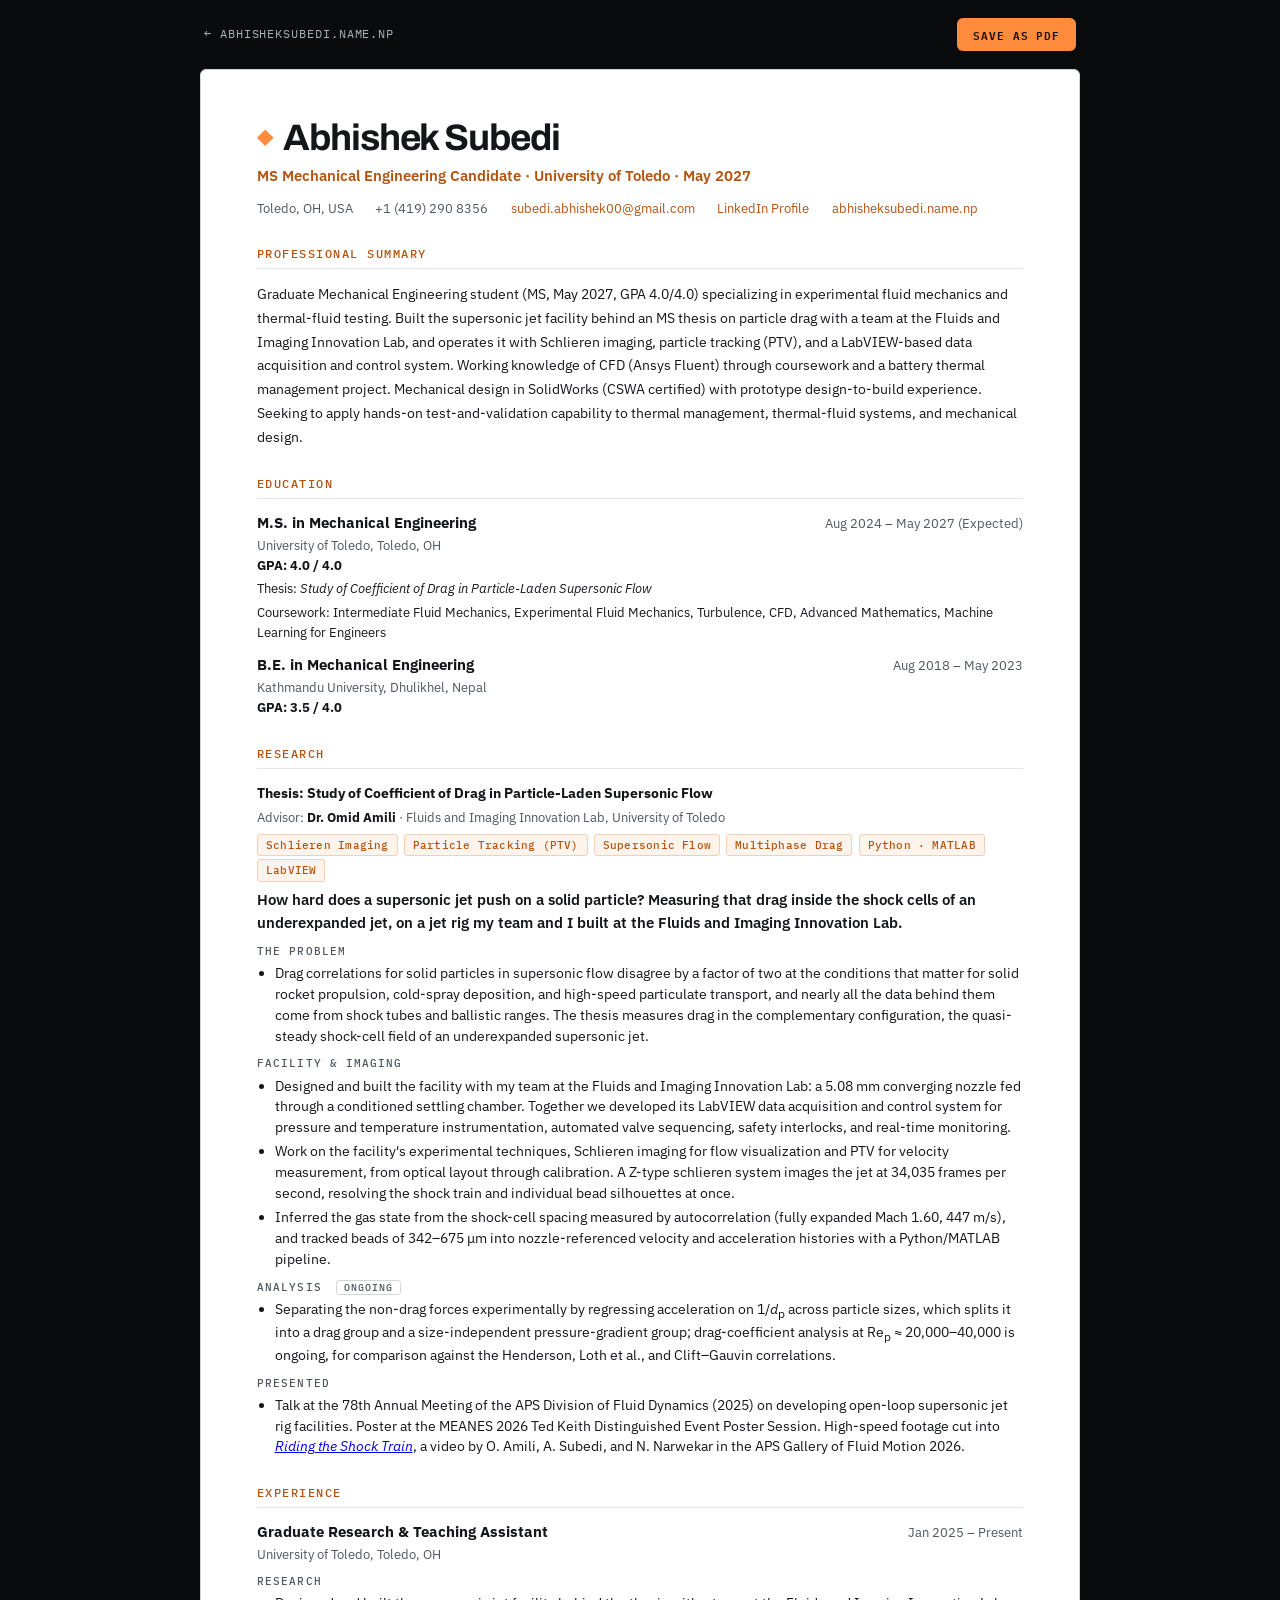
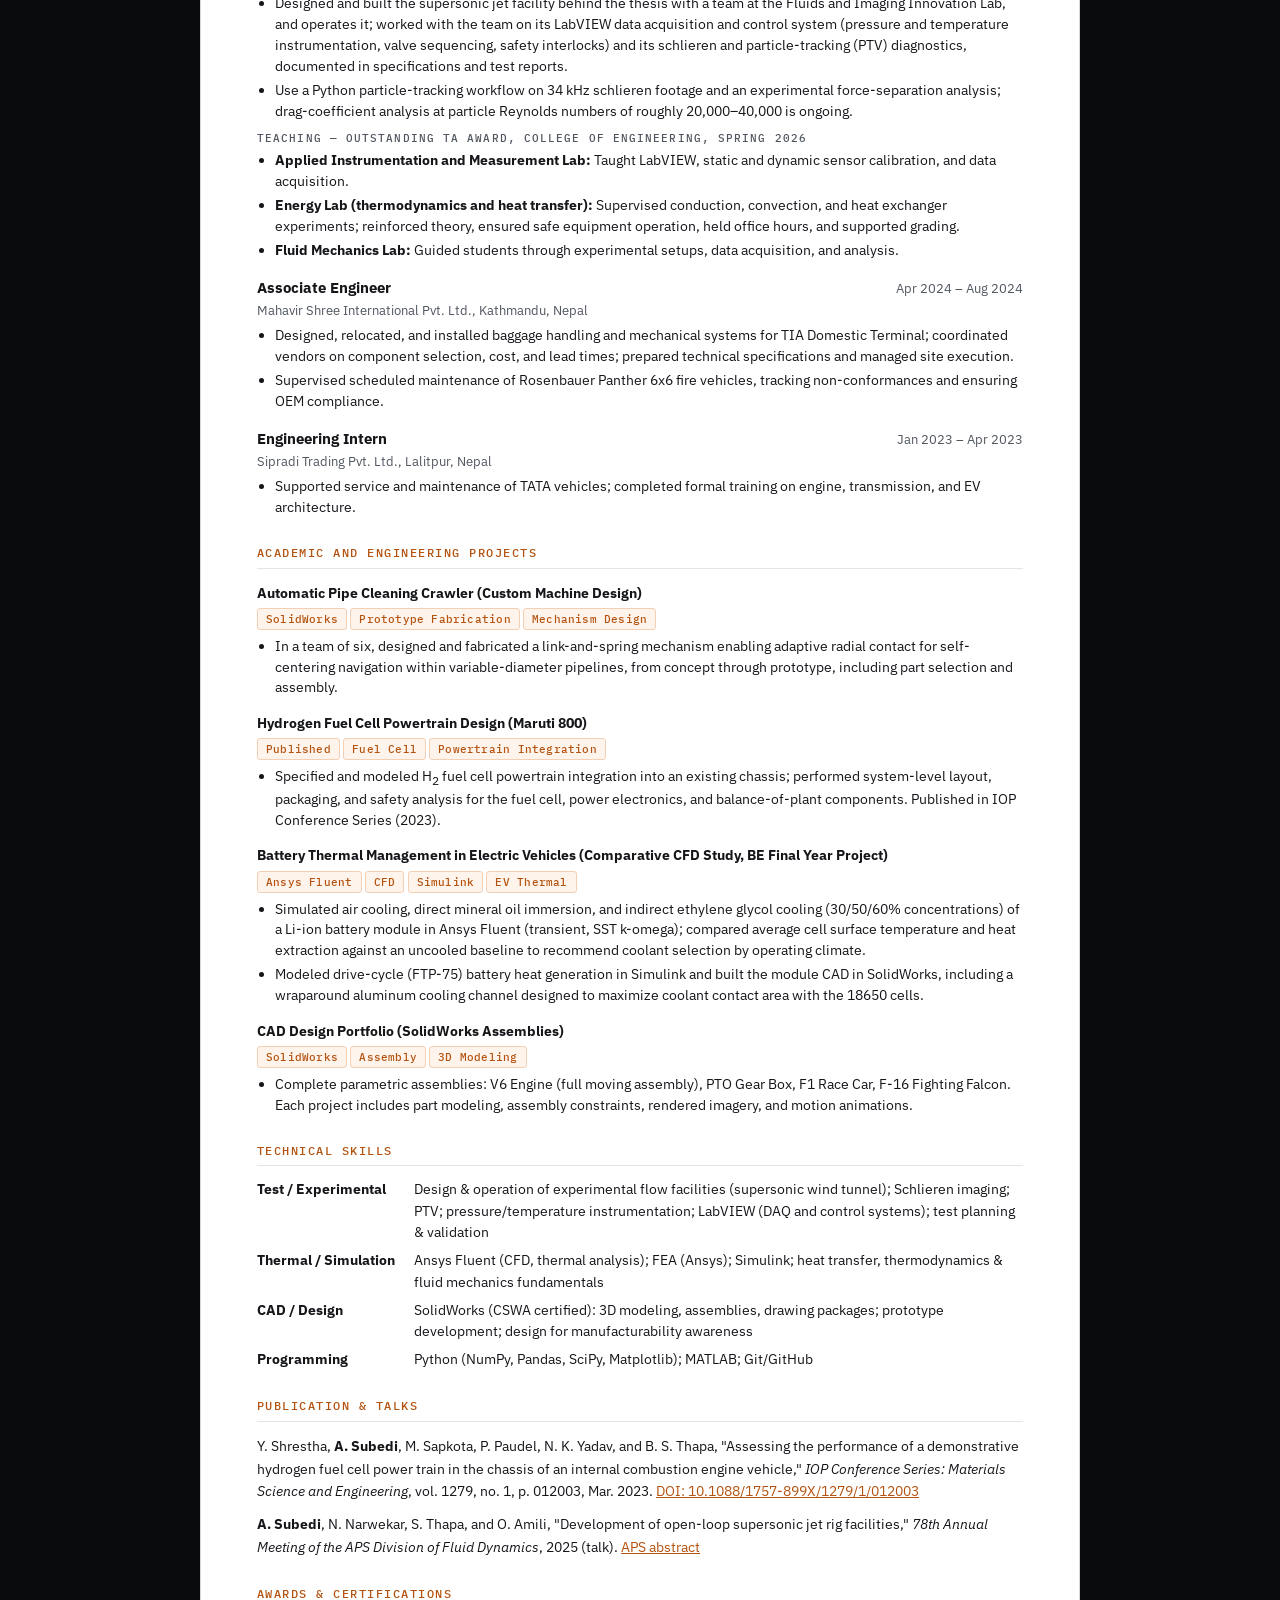
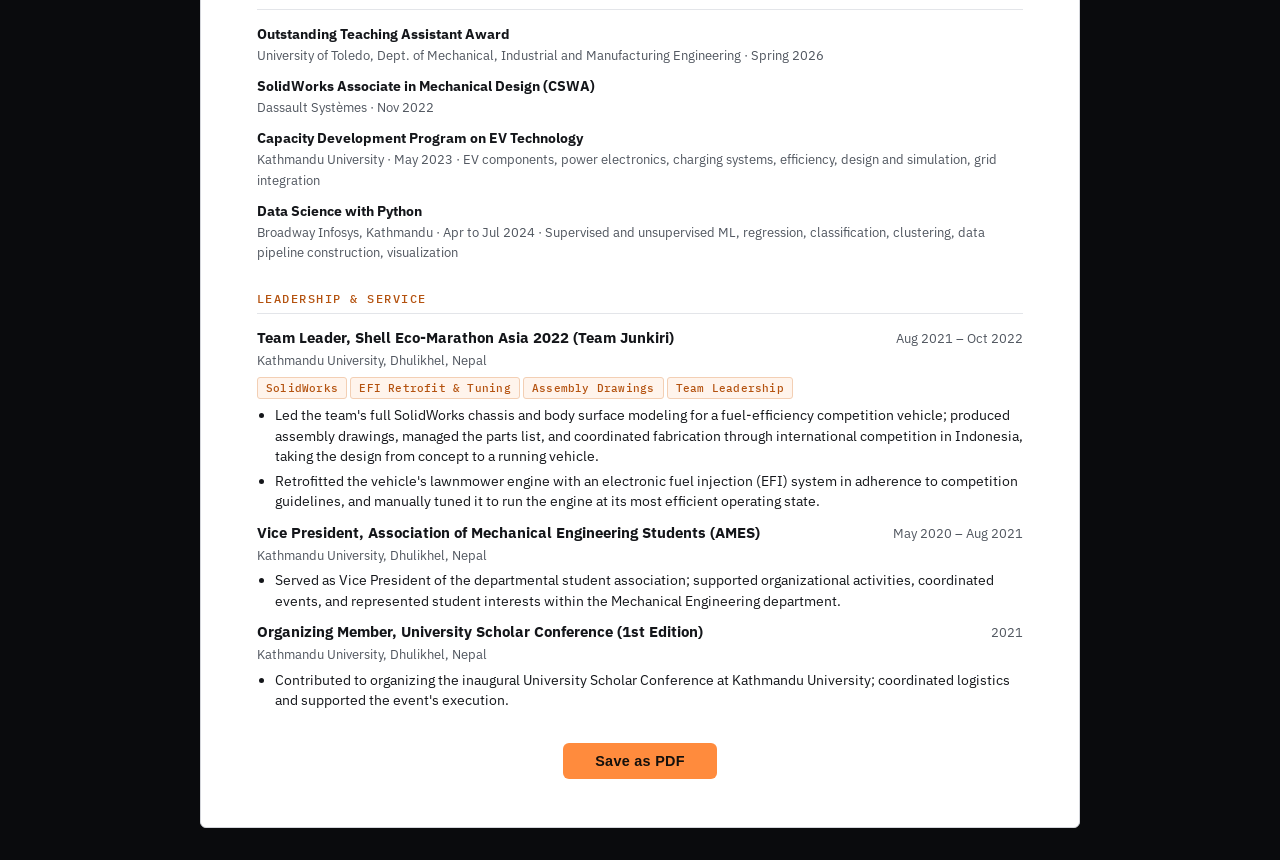
<file: assets/biodata.html>
<!DOCTYPE html>
<html lang="en">
<head>
  <meta charset="UTF-8">
  <meta name="viewport" content="width=device-width, initial-scale=1.0">
  <title>Abhishek Subedi | Full Profile</title>
  <meta name="description" content="Full profile of Abhishek Subedi, MS Mechanical Engineering, University of Toledo: research, experience, projects, skills, publications, and awards.">
  <link rel="canonical" href="https://abhisheksubedi.name.np/assets/biodata.html">
  <link rel="icon" href="data:image/svg+xml,%3Csvg xmlns='http://www.w3.org/2000/svg' viewBox='0 0 32 32'%3E%3Crect width='32' height='32' fill='%230a0b0d'/%3E%3Cpath d='M16 5l6 6-6 6-6-6z' fill='%23ff8b3d'/%3E%3Cpath d='M16 18l4.5 4.5L16 27l-4.5-4.5z' fill='%23b35f26'/%3E%3C/svg%3E">
  <!-- same type as the main site: Archivo (display) · IBM Plex Sans (body) · IBM Plex Mono (labels) -->
  <link rel="preconnect" href="https://fonts.googleapis.com">
  <link rel="preconnect" href="https://fonts.gstatic.com" crossorigin>
  <link href="https://fonts.googleapis.com/css2?family=Archivo:wght@600;700&family=IBM+Plex+Mono:wght@500&family=IBM+Plex+Sans:ital,wght@0,400;0,600;0,700;1,400&display=swap" rel="stylesheet">
  <style>
    :root {
      /* the site's amber, darkened until it passes 4.5:1 as text on white */
      --accent: #b4520f;
      --text: #14161a;
      --sub: #50565f;
      --border: #d4d6db;
      --bg: #0a0b0d;
      --rule: #e3e5e9;
      --display: 'Archivo', 'Helvetica Neue', Arial, sans-serif;
      --mono: 'IBM Plex Mono', ui-monospace, Menlo, monospace;
    }

    * { box-sizing: border-box; margin: 0; padding: 0; }

    body {
      font-family: 'IBM Plex Sans', system-ui, -apple-system, sans-serif;
      color: var(--text);
      background: var(--bg);
      line-height: 1.55;
      font-size: 14px;
    }

    .page {
      max-width: 880px;
      margin: 0 auto 2rem;
      background: #fff;
      border: 1px solid var(--border);
      border-radius: 6px;
      padding: 3rem 3.5rem;
    }

    /* ── Back to the site ────────────────────────────── */
    .topbar {
      max-width: 880px; margin: 0 auto; padding: 1.1rem 0.25rem;
      display: flex; justify-content: space-between; align-items: center; gap: 1rem;
      font-family: var(--mono); font-size: 0.72rem; letter-spacing: 0.08em; text-transform: uppercase;
    }
    .topbar a { color: #aab1ba; text-decoration: none; }
    .topbar a:hover { color: #ff8b3d; }
    .topbar .print-btn { padding: 0.45rem 1rem; font-family: var(--mono); font-size: 0.7rem; letter-spacing: 0.08em; text-transform: uppercase; }

    /* ── Header ─────────────────────────────────────── */
    .hd-name { font-family: var(--display); font-size: 2.3rem; font-weight: 700; letter-spacing: -0.03em; line-height: 1.1; display: flex; align-items: center; gap: 0.6rem; }
    .hd-name::before {
      content: ''; width: 0.45em; height: 0.45em; flex-shrink: 0; background: #ff8b3d;
      clip-path: polygon(50% 0, 100% 50%, 50% 100%, 0 50%);   /* the site's shock-diamond mark */
    }
    .hd-title { font-size: 0.95rem; color: var(--accent); font-weight: 600; margin-top: 0.35rem; }
    .hd-contacts {
      display: flex; flex-wrap: wrap; gap: 0.4rem 1.4rem;
      margin-top: 0.65rem; font-size: 0.84rem; color: var(--sub);
    }
    .hd-contacts a { color: var(--accent); text-decoration: none; }
    .hd-contacts a:hover { text-decoration: underline; }

    /* ── Section headings ────────────────────────────── */
    section { margin-top: 1.65rem; }
    h2 {
      font-family: var(--mono);
      font-size: 0.72rem;
      font-weight: 500;
      text-transform: uppercase;
      letter-spacing: 0.13em;
      color: var(--accent);
      padding-bottom: 0.35rem;
      border-bottom: 1px solid var(--rule);
      margin-bottom: 0.8rem;
    }

    /* ── Summary ─────────────────────────────────────── */
    .summary p { font-size: 0.9rem; line-height: 1.65; }

    /* ── Education ───────────────────────────────────── */
    .edu-entry { margin-bottom: 0.65rem; }
    .two-col { display: flex; justify-content: space-between; align-items: baseline; gap: 1rem; }
    .two-col strong { font-size: 0.92rem; }
    .date { font-size: 0.8rem; color: var(--sub); white-space: nowrap; flex-shrink: 0; }
    .inst-line { font-size: 0.84rem; color: var(--sub); }
    .gpa { font-size: 0.82rem; font-weight: 700; }
    .thesis-line { font-size: 0.84rem; margin-top: 0.15rem; }

    /* ── Experience ──────────────────────────────────── */
    .exp-entry { margin-bottom: 1rem; }
    .exp-title { font-weight: 700; font-size: 0.92rem; }
    .exp-org { font-size: 0.83rem; color: var(--sub); margin-bottom: 0.3rem; }
    .sub-label {
      font-family: var(--mono); font-size: 0.68rem; font-weight: 500; text-transform: uppercase;
      letter-spacing: 0.1em; color: var(--sub);
      margin: 0.55rem 0 0.2rem;
    }
    .status {
      margin-left: 0.4rem; padding: 0 0.4rem; border: 1px solid var(--border); border-radius: 3px;
      font-size: 0.62rem; color: var(--sub);
    }
    .lead { font-size: 0.92rem; font-weight: 600; margin: 0.35rem 0 0.15rem; line-height: 1.55; }
    .advisor { font-size: 0.84rem; color: var(--sub); margin: 0.15rem 0 0.3rem; }
    .advisor strong { color: var(--text); }
    ul { padding-left: 1.25em; }
    li { font-size: 0.87rem; margin-bottom: 0.2rem; line-height: 1.5; }

    /* ── Projects ────────────────────────────────────── */
    .proj-entry { margin-bottom: 0.85rem; }
    .proj-title { font-size: 0.9rem; font-weight: 700; }
    .tags { margin: 0.15rem 0 0.25rem; }
    .tag {
      display: inline-block;
      background: #fff4ec; color: var(--accent);
      font-family: var(--mono); font-size: 0.66rem; font-weight: 500; letter-spacing: 0.02em;
      padding: 0.12rem 0.5rem;
      border-radius: 3px;
      border: 1px solid #f3cfb4;
      margin: 0.1rem 0.2rem 0.1rem 0;
    }

    /* ── Skills ──────────────────────────────────────── */
    .skills-grid {
      display: grid;
      grid-template-columns: 9rem 1fr;
      gap: 0.4rem 0.8rem;
      align-items: baseline;
    }
    .sk-cat { font-weight: 700; font-size: 0.85rem; }
    .sk-val { font-size: 0.87rem; }

    /* ── Publication ─────────────────────────────────── */
    .pub-entry { font-size: 0.87rem; line-height: 1.65; }
    .pub-entry + .pub-entry { margin-top: 0.6rem; }
    .pub-entry a { color: var(--accent); }

    /* ── Awards / Certs ──────────────────────────────── */
    .award-entry, .cert-entry { margin-bottom: 0.55rem; }
    .award-name, .cert-name { font-size: 0.9rem; font-weight: 700; }
    .award-meta, .cert-meta { font-size: 0.82rem; color: var(--sub); margin-top: 0.05rem; }

    /* ── Leadership ──────────────────────────────────── */
    .lead-entry { margin-bottom: 0.6rem; }

    /* ── Print button ────────────────────────────────── */
    .btn-row { text-align: center; margin-top: 2rem; }
    .print-btn {
      background: #ff8b3d; color: #14100c;
      border: none; border-radius: 6px;
      padding: 0.6rem 2rem;
      font-size: 0.9rem; font-weight: 600;
      cursor: pointer; letter-spacing: 0.02em;
    }
    .print-btn:hover { background: #ffa161; }

    /* ── Print ───────────────────────────────────────── */
    @page { margin: 1.4cm 1.6cm; }
    @media print {
      body { background: #fff; }
      .topbar { display: none; }
      .page {
        margin: 0; border: none; box-shadow: none;
        border-radius: 0; padding: 0;
        max-width: none;
      }
      .btn-row { display: none; }
      a { color: inherit !important; text-decoration: none !important; }
      h2 { color: #000; border-bottom-color: #000; }
      .tag { background: #fff; color: #374151; border: 1px solid #d1d5db; }
      /* let sections flow across pages; keep headings with their content and
         never split a single entry or bullet */
      h2, .sub-label, .two-col, .proj-title, .exp-title { break-after: avoid; }
      li, .edu-entry, .pub-entry, .award-entry, .cert-entry, .lead-entry, .tags { break-inside: avoid; }
    }

    @media (max-width: 640px) {
      .page { padding: 1.5rem; margin: 0; border-radius: 0; border: none; }
      .topbar { padding: 1rem 1.5rem; }
      .skills-grid { grid-template-columns: 1fr; }
      .skills-grid .sk-val { margin-bottom: 0.4rem; }
    }
  </style>
</head>
<body>

<nav class="topbar" aria-label="Site">
  <a href="../index.html">&larr; abhisheksubedi.name.np</a>
  <button class="print-btn" onclick="window.print()">Save as PDF</button>
</nav>

<div class="page">

  <!-- HEADER -->
  <header>
    <div class="hd-name">Abhishek Subedi</div>
    <div class="hd-title">MS Mechanical Engineering Candidate &middot; University of Toledo &middot; May 2027</div>
    <div class="hd-contacts">
      <span>Toledo, OH, USA</span>
      <span>+1 (419) 290 8356</span>
      <a href="mailto:subedi.abhishek00@gmail.com">subedi.abhishek00@gmail.com</a>
      <a href="https://linkedin.com/in/abhishek-subedi-073a36193" target="_blank">LinkedIn Profile</a>
      <a href="https://abhisheksubedi.name.np" target="_blank">abhisheksubedi.name.np</a>
    </div>
  </header>

  <!-- SUMMARY -->
  <section class="summary">
    <h2>Professional Summary</h2>
    <p>
      Graduate Mechanical Engineering student (MS, May 2027, GPA 4.0/4.0) specializing in experimental fluid
      mechanics and thermal-fluid testing. Built the supersonic jet facility behind an MS thesis on particle drag with a team at the Fluids and
      Imaging Innovation Lab, and operates it with Schlieren imaging, particle tracking (PTV), and a LabVIEW-based data acquisition and control system. Working knowledge
      of CFD (Ansys Fluent) through coursework and a battery thermal management project. Mechanical design in
      SolidWorks (CSWA certified) with prototype design-to-build experience. Seeking to apply hands-on
      test-and-validation capability to thermal management, thermal-fluid systems, and mechanical design.
    </p>
  </section>

  <!-- EDUCATION -->
  <section>
    <h2>Education</h2>

    <div class="edu-entry">
      <div class="two-col">
        <strong>M.S. in Mechanical Engineering</strong>
        <span class="date">Aug 2024 &ndash; May 2027 (Expected)</span>
      </div>
      <div class="inst-line">University of Toledo, Toledo, OH</div>
      <div class="gpa">GPA: 4.0 / 4.0</div>
      <div class="thesis-line">Thesis: <em>Study of Coefficient of Drag in Particle-Laden Supersonic Flow</em></div>
      <div class="thesis-line">Coursework: Intermediate Fluid Mechanics, Experimental Fluid Mechanics, Turbulence, CFD, Advanced Mathematics, Machine Learning for Engineers</div>
    </div>

    <div class="edu-entry" style="margin-top:0.7rem;">
      <div class="two-col">
        <strong>B.E. in Mechanical Engineering</strong>
        <span class="date">Aug 2018 &ndash; May 2023</span>
      </div>
      <div class="inst-line">Kathmandu University, Dhulikhel, Nepal</div>
      <div class="gpa">GPA: 3.5 / 4.0</div>
    </div>
  </section>

  <!-- RESEARCH -->
  <section>
    <h2>Research</h2>
    <div class="proj-entry">
      <div class="proj-title">Thesis: Study of Coefficient of Drag in Particle-Laden Supersonic Flow</div>
      <div class="advisor">Advisor: <strong>Dr. Omid Amili</strong> &middot; Fluids and Imaging Innovation Lab, University of Toledo</div>
      <div class="tags">
        <span class="tag">Schlieren Imaging</span>
        <span class="tag">Particle Tracking (PTV)</span>
        <span class="tag">Supersonic Flow</span>
        <span class="tag">Multiphase Drag</span>
        <span class="tag">Python &middot; MATLAB</span>
        <span class="tag">LabVIEW</span>
      </div>
      <p class="lead">How hard does a supersonic jet push on a solid particle? Measuring that drag inside the shock cells of an underexpanded jet, on a jet rig my team and I built at the Fluids and Imaging Innovation Lab.</p>

      <div class="sub-label">The problem</div>
      <ul>
        <li>Drag correlations for solid particles in supersonic flow disagree by a factor of two at the conditions that matter for solid rocket propulsion, cold-spray deposition, and high-speed particulate transport, and nearly all the data behind them come from shock tubes and ballistic ranges. The thesis measures drag in the complementary configuration, the quasi-steady shock-cell field of an underexpanded supersonic jet.</li>
      </ul>

      <div class="sub-label">Facility &amp; imaging</div>
      <ul>
        <li>Designed and built the facility with my team at the Fluids and Imaging Innovation Lab: a 5.08&nbsp;mm converging nozzle fed through a conditioned settling chamber. Together we developed its LabVIEW data acquisition and control system for pressure and temperature instrumentation, automated valve sequencing, safety interlocks, and real-time monitoring.</li>
        <li>Work on the facility's experimental techniques, Schlieren imaging for flow visualization and PTV for velocity measurement, from optical layout through calibration. A Z-type schlieren system images the jet at 34,035 frames per second, resolving the shock train and individual bead silhouettes at once.</li>
        <li>Inferred the gas state from the shock-cell spacing measured by autocorrelation (fully expanded Mach 1.60, 447&nbsp;m/s), and tracked beads of 342&ndash;675&nbsp;&mu;m into nozzle-referenced velocity and acceleration histories with a Python/MATLAB pipeline.</li>
      </ul>

      <div class="sub-label">Analysis <span class="status">ongoing</span></div>
      <ul>
        <li>Separating the non-drag forces experimentally by regressing acceleration on 1/<i>d</i><sub>p</sub> across particle sizes, which splits it into a drag group and a size-independent pressure-gradient group; drag-coefficient analysis at Re<sub>p</sub> &asymp; 20,000&ndash;40,000 is ongoing, for comparison against the Henderson, Loth et al., and Clift&ndash;Gauvin correlations.</li>
      </ul>

      <div class="sub-label">Presented</div>
      <ul>
        <li>Talk at the 78th Annual Meeting of the APS Division of Fluid Dynamics (2025) on developing open-loop supersonic jet rig facilities. Poster at the MEANES 2026 Ted Keith Distinguished Event Poster Session. High-speed footage cut into <a href="https://gfm.aps.org/meetings/dfd-2026/6afe44dba7f805354fc2fde7" target="_blank" rel="noopener"><em>Riding the Shock Train</em></a>, a video by O. Amili, A. Subedi, and N. Narwekar in the APS Gallery of Fluid Motion 2026.</li>
      </ul>
    </div>
  </section>

  <!-- EXPERIENCE -->
  <section>
    <h2>Experience</h2>

    <div class="exp-entry">
      <div class="two-col">
        <span class="exp-title">Graduate Research &amp; Teaching Assistant</span>
        <span class="date">Jan 2025 &ndash; Present</span>
      </div>
      <div class="exp-org">University of Toledo, Toledo, OH</div>
      <div class="sub-label">Research</div>
      <ul>
        <li>Designed and built the supersonic jet facility behind the thesis with a team at the Fluids and Imaging Innovation Lab, and operates it; worked with the team on its LabVIEW data acquisition and control system (pressure and temperature instrumentation, valve sequencing, safety interlocks) and its schlieren and particle-tracking (PTV) diagnostics, documented in specifications and test reports.</li>
        <li>Use a Python particle-tracking workflow on 34&nbsp;kHz schlieren footage and an experimental force-separation analysis; drag-coefficient analysis at particle Reynolds numbers of roughly 20,000&ndash;40,000 is ongoing.</li>
      </ul>
      <div class="sub-label">Teaching &mdash; Outstanding TA Award, College of Engineering, Spring 2026</div>
      <ul>
        <li><strong>Applied Instrumentation and Measurement Lab:</strong> Taught LabVIEW, static and dynamic sensor calibration, and data acquisition.</li>
        <li><strong>Energy Lab (thermodynamics and heat transfer):</strong> Supervised conduction, convection, and heat exchanger experiments; reinforced theory, ensured safe equipment operation, held office hours, and supported grading.</li>
        <li><strong>Fluid Mechanics Lab:</strong> Guided students through experimental setups, data acquisition, and analysis.</li>
      </ul>
    </div>

    <div class="exp-entry">
      <div class="two-col">
        <span class="exp-title">Associate Engineer</span>
        <span class="date">Apr 2024 &ndash; Aug 2024</span>
      </div>
      <div class="exp-org">Mahavir Shree International Pvt. Ltd., Kathmandu, Nepal</div>
      <ul>
        <li>Designed, relocated, and installed baggage handling and mechanical systems for TIA Domestic Terminal; coordinated vendors on component selection, cost, and lead times; prepared technical specifications and managed site execution.</li>
        <li>Supervised scheduled maintenance of Rosenbauer Panther 6x6 fire vehicles, tracking non-conformances and ensuring OEM compliance.</li>
      </ul>
    </div>

    <div class="exp-entry">
      <div class="two-col">
        <span class="exp-title">Engineering Intern</span>
        <span class="date">Jan 2023 &ndash; Apr 2023</span>
      </div>
      <div class="exp-org">Sipradi Trading Pvt. Ltd., Lalitpur, Nepal</div>
      <ul>
        <li>Supported service and maintenance of TATA vehicles; completed formal training on engine, transmission, and EV architecture.</li>
      </ul>
    </div>
  </section>

  <!-- PROJECTS -->
  <section>
    <h2>Academic and Engineering Projects</h2>

    <div class="proj-entry">
      <div class="proj-title">Automatic Pipe Cleaning Crawler (Custom Machine Design)</div>
      <div class="tags">
        <span class="tag">SolidWorks</span><span class="tag">Prototype Fabrication</span><span class="tag">Mechanism Design</span>
      </div>
      <ul>
        <li>In a team of six, designed and fabricated a link-and-spring mechanism enabling adaptive radial contact for self-centering navigation within variable-diameter pipelines, from concept through prototype, including part selection and assembly.</li>
      </ul>
    </div>

    <div class="proj-entry">
      <div class="proj-title">Hydrogen Fuel Cell Powertrain Design (Maruti 800)</div>
      <div class="tags">
        <span class="tag">Published</span><span class="tag">Fuel Cell</span><span class="tag">Powertrain Integration</span>
      </div>
      <ul>
        <li>Specified and modeled H<sub>2</sub> fuel cell powertrain integration into an existing chassis; performed system-level layout, packaging, and safety analysis for the fuel cell, power electronics, and balance-of-plant components. Published in IOP Conference Series (2023).</li>
      </ul>
    </div>

    <div class="proj-entry">
      <div class="proj-title">Battery Thermal Management in Electric Vehicles (Comparative CFD Study, BE Final Year Project)</div>
      <div class="tags">
        <span class="tag">Ansys Fluent</span><span class="tag">CFD</span><span class="tag">Simulink</span><span class="tag">EV Thermal</span>
      </div>
      <ul>
        <li>Simulated air cooling, direct mineral oil immersion, and indirect ethylene glycol cooling (30/50/60% concentrations) of a Li-ion battery module in Ansys Fluent (transient, SST k-omega); compared average cell surface temperature and heat extraction against an uncooled baseline to recommend coolant selection by operating climate.</li>
        <li>Modeled drive-cycle (FTP-75) battery heat generation in Simulink and built the module CAD in SolidWorks, including a wraparound aluminum cooling channel designed to maximize coolant contact area with the 18650 cells.</li>
      </ul>
    </div>

    <div class="proj-entry">
      <div class="proj-title">CAD Design Portfolio (SolidWorks Assemblies)</div>
      <div class="tags">
        <span class="tag">SolidWorks</span><span class="tag">Assembly</span><span class="tag">3D Modeling</span>
      </div>
      <ul>
        <li>Complete parametric assemblies: V6 Engine (full moving assembly), PTO Gear Box, F1 Race Car, F-16 Fighting Falcon. Each project includes part modeling, assembly constraints, rendered imagery, and motion animations.</li>
      </ul>
    </div>
  </section>

  <!-- SKILLS -->
  <section>
    <h2>Technical Skills</h2>
    <div class="skills-grid">
      <span class="sk-cat">Test / Experimental</span>
      <span class="sk-val">Design &amp; operation of experimental flow facilities (supersonic wind tunnel); Schlieren imaging; PTV; pressure/temperature instrumentation; LabVIEW (DAQ and control systems); test planning &amp; validation</span>

      <span class="sk-cat">Thermal / Simulation</span>
      <span class="sk-val">Ansys Fluent (CFD, thermal analysis); FEA (Ansys); Simulink; heat transfer, thermodynamics &amp; fluid mechanics fundamentals</span>

      <span class="sk-cat">CAD / Design</span>
      <span class="sk-val">SolidWorks (CSWA certified): 3D modeling, assemblies, drawing packages; prototype development; design for manufacturability awareness</span>

      <span class="sk-cat">Programming</span>
      <span class="sk-val">Python (NumPy, Pandas, SciPy, Matplotlib); MATLAB; Git/GitHub</span>
    </div>
  </section>

  <!-- PUBLICATION -->
  <section>
    <h2>Publication &amp; Talks</h2>
    <p class="pub-entry">
      Y. Shrestha, <strong>A. Subedi</strong>, M. Sapkota, P. Paudel, N. K. Yadav, and B. S. Thapa,
      "Assessing the performance of a demonstrative hydrogen fuel cell power train in the chassis of an
      internal combustion engine vehicle,"
      <em>IOP Conference Series: Materials Science and Engineering</em>,
      vol. 1279, no. 1, p. 012003, Mar. 2023.
      <a href="https://doi.org/10.1088/1757-899X/1279/1/012003" target="_blank">DOI: 10.1088/1757-899X/1279/1/012003</a>
    </p>
    <p class="pub-entry">
      <strong>A. Subedi</strong>, N. Narwekar, S. Thapa, and O. Amili,
      "Development of open-loop supersonic jet rig facilities,"
      <em>78th Annual Meeting of the APS Division of Fluid Dynamics</em>, 2025 (talk).
      <a href="https://meetings-archive.aps.org/dfd/2025/z16/6/" target="_blank" rel="noopener">APS abstract</a>
    </p>
  </section>

  <!-- AWARDS & CERTIFICATIONS -->
  <section>
    <h2>Awards &amp; Certifications</h2>
    <div class="award-entry">
      <div class="award-name">Outstanding Teaching Assistant Award</div>
      <div class="award-meta">University of Toledo, Dept. of Mechanical, Industrial and Manufacturing Engineering &middot; Spring 2026</div>
    </div>

    <div class="cert-entry">
      <div class="cert-name">SolidWorks Associate in Mechanical Design (CSWA)</div>
      <div class="cert-meta">Dassault Syst&egrave;mes &middot; Nov 2022</div>
    </div>

    <div class="cert-entry">
      <div class="cert-name">Capacity Development Program on EV Technology</div>
      <div class="cert-meta">Kathmandu University &middot; May 2023 &middot; EV components, power electronics, charging systems, efficiency, design and simulation, grid integration</div>
    </div>

    <div class="cert-entry">
      <div class="cert-name">Data Science with Python</div>
      <div class="cert-meta">Broadway Infosys, Kathmandu &middot; Apr to Jul 2024 &middot; Supervised and unsupervised ML, regression, classification, clustering, data pipeline construction, visualization</div>
    </div>
  </section>

  <!-- LEADERSHIP -->
  <section>
    <h2>Leadership &amp; Service</h2>

    <div class="lead-entry">
      <div class="two-col">
        <span class="exp-title">Team Leader, Shell Eco-Marathon Asia 2022 (Team Junkiri)</span>
        <span class="date">Aug 2021 &ndash; Oct 2022</span>
      </div>
      <div class="exp-org">Kathmandu University, Dhulikhel, Nepal</div>
      <div class="tags">
        <span class="tag">SolidWorks</span><span class="tag">EFI Retrofit &amp; Tuning</span><span class="tag">Assembly Drawings</span><span class="tag">Team Leadership</span>
      </div>
      <ul>
        <li>Led the team's full SolidWorks chassis and body surface modeling for a fuel-efficiency competition vehicle; produced assembly drawings, managed the parts list, and coordinated fabrication through international competition in Indonesia, taking the design from concept to a running vehicle.</li>
        <li>Retrofitted the vehicle's lawnmower engine with an electronic fuel injection (EFI) system in adherence to competition guidelines, and manually tuned it to run the engine at its most efficient operating state.</li>
      </ul>
    </div>

    <div class="lead-entry">
      <div class="two-col">
        <span class="exp-title">Vice President, Association of Mechanical Engineering Students (AMES)</span>
        <span class="date">May 2020 &ndash; Aug 2021</span>
      </div>
      <div class="exp-org">Kathmandu University, Dhulikhel, Nepal</div>
      <ul>
        <li>Served as Vice President of the departmental student association; supported organizational activities, coordinated events, and represented student interests within the Mechanical Engineering department.</li>
      </ul>
    </div>

    <div class="lead-entry">
      <div class="two-col">
        <span class="exp-title">Organizing Member, University Scholar Conference (1st Edition)</span>
        <span class="date">2021</span>
      </div>
      <div class="exp-org">Kathmandu University, Dhulikhel, Nepal</div>
      <ul>
        <li>Contributed to organizing the inaugural University Scholar Conference at Kathmandu University; coordinated logistics and supported the event's execution.</li>
      </ul>
    </div>
  </section>

  <div class="btn-row">
    <button class="print-btn" onclick="window.print()">Save as PDF</button>
  </div>

</div>

</body>
</html>
</file>
<file: css/styles.css>
/* ══════════════════════════════════════════════════════════════════════════
   Abhishek Subedi: portfolio
   Direction: "knife edge". Graphite ground, schlieren plates at full
   brightness, drawing-sheet structure (dimension rules, title block,
   captioned plates). One warm signal colour, used sparingly.
   ══════════════════════════════════════════════════════════════════════════ */

/* ─── TOKENS ──────────────────────────────────────────────────────────── */
:root {
  /* ground: graphite, slightly warm so the amber sits in the same world */
  --ink:        #0a0b0d;
  --ink-2:      #101216;
  --plate:      #14171c;
  --plate-2:    #0d0f13;

  /* ink */
  --text:       #e9ebee;
  --text-2:     #aab1ba;
  --text-3:     #7c838e;   /* >=4.5:1 on every surface it sits on, incl. --plate */

  /* rules */
  --line:       #22262d;
  --line-2:     #333a44;

  /* CAD renders come off SolidWorks on white or pale lavender grounds, so the
     gallery is presented as a light sheet: drawings on paper, experiments on
     photographic plates. Letterboxing then blends instead of floating. */
  --sheet:      #eef0f5;

  /* signal: the one chromatic accent */
  --signal:     #ff8b3d;
  --signal-dim: #b35f26;
  --signal-wash:rgba(255,139,61,0.10);
  --signal-edge:rgba(255,139,61,0.28);
  --live:       #4ade80;

  --radius:     4px;
  --radius-lg:  6px;

  --display:    'Archivo', 'Helvetica Neue', Arial, sans-serif;
  --body:       'IBM Plex Sans', system-ui, -apple-system, sans-serif;
  --mono:       'IBM Plex Mono', ui-monospace, 'SF Mono', Menlo, monospace;

  --nav-h:      68px;
  --gut:        clamp(20px, 4vw, 40px);
}

/* ─── RESET ───────────────────────────────────────────────────────────── */
*, *::before, *::after { box-sizing: border-box; margin: 0; padding: 0; }
html { font-size: 16px; scroll-padding-top: calc(var(--nav-h) + 16px); }
@media (prefers-reduced-motion: no-preference) { html { scroll-behavior: smooth; } }

body {
  font-family: var(--body);
  background: var(--ink);
  color: var(--text);
  line-height: 1.7;
  -webkit-font-smoothing: antialiased;
  overflow-x: hidden;
}
/* height:auto so the width/height attributes (kept for CLS) stay hints and never
   beat a CSS aspect-ratio; rules that set an explicit height still win. */
img, video { max-width: 100%; height: auto; display: block; }
a { color: inherit; text-decoration: none; }
button { cursor: pointer; border: none; background: none; font: inherit; color: inherit; }
ul { list-style: none; }

::selection { background: var(--signal); color: #10120f; }

/* keyboard focus: visible everywhere, never on mouse click */
:focus-visible {
  outline: 2px solid var(--signal);
  outline-offset: 3px;
  border-radius: 2px;
}

.skip-link {
  position: absolute; left: 16px; top: -60px; z-index: 200;
  background: var(--signal); color: #10120f;
  padding: 10px 18px; border-radius: var(--radius);
  font: 600 0.9rem var(--body); transition: top 0.18s;
}
.skip-link:focus { top: 14px; }

/* ─── TYPE SCALE ──────────────────────────────────────────────────────── */
h1, h2, h3, h4 { font-family: var(--display); font-weight: 700; line-height: 1.15; letter-spacing: -0.02em; }

.mono {
  font-family: var(--mono); font-size: 0.75rem; font-weight: 500;
  letter-spacing: 0.11em; text-transform: uppercase;
}

/* ─── LAYOUT ──────────────────────────────────────────────────────────── */
.container { max-width: 1180px; margin: 0 auto; padding: 0 var(--gut); }
.section { padding: clamp(48px, 5.5vw, 72px) 0; }

/* alternating ground: every adjacent pair differs, no two slabs merge */
.section-raised { background: var(--ink-2); border-block: 1px solid var(--line); }

/* ─── SECTION HEADER: dimension rule + numbered zone ─────────────────── */
.sec-head { margin-bottom: clamp(26px, 3.4vw, 38px); }

.sec-rule {
  display: flex; align-items: center; gap: 0; margin-bottom: 16px;
}
/* the rule itself, terminated with a tick at each end like a dimension line */
.sec-rule::before,
.sec-rule::after { content: ''; height: 9px; width: 1px; background: var(--line-2); flex-shrink: 0; }
.sec-rule::before { order: -1; }
.sec-line { flex: 1; height: 1px; background: var(--line); }

.sec-title { font-size: clamp(1.9rem, 4.4vw, 2.9rem); color: var(--text); }
.sec-sub {
  color: var(--text-2); font-size: 1rem; margin-top: 10px; max-width: 62ch;
}

/* ─── SCROLL REVEAL ───────────────────────────────────────────────────── */
.js-ready .reveal { opacity: 0; transform: translateY(20px); transition: opacity 0.6s ease, transform 0.6s ease; }
.js-ready .reveal.visible { opacity: 1; transform: none; }

/* ─── PLATE: the signature figure treatment ──────────────────────────── */
/* Every image on the site is presented as a plate with a caption bar and
   corner registration ticks, the way a figure appears on a sheet. */
.plate {
  border: 1px solid var(--line);
  border-radius: var(--radius);
  background: var(--plate-2);
  overflow: hidden;
  transition: border-color 0.25s;
}
.plate:hover { border-color: var(--line-2); }

.plate-img { position: relative; background: #000; }
.plate-img img { width: 100%; height: 100%; object-fit: contain; }

/* registration ticks, top-left and bottom-right */
.plate-img::before,
.plate-img::after {
  content: ''; position: absolute; width: 9px; height: 9px;
  border-color: var(--signal-edge); pointer-events: none; z-index: 1;
}
.plate-img::before { top: 7px;    left: 7px;    border-top: 1px solid;  border-left: 1px solid;  }
.plate-img::after  { bottom: 7px; right: 7px;   border-bottom: 1px solid; border-right: 1px solid; }

.plate-cap {
  display: flex; align-items: baseline; gap: 12px;
  padding: 9px 12px;
  border-top: 1px solid var(--line);
  background: var(--plate);
}
.plate-txt {
  font-family: var(--mono); font-size: 0.68rem; line-height: 1.5;
  color: var(--text-3); letter-spacing: 0.01em;
}

/* ─── BUTTONS ─────────────────────────────────────────────────────────── */
.btn {
  display: inline-flex; align-items: center; gap: 9px;
  padding: 12px 22px; border-radius: var(--radius);
  font-family: var(--body); font-size: 0.9rem; font-weight: 600;
  transition: background 0.2s, border-color 0.2s, color 0.2s;
  white-space: nowrap;
}
.btn-primary { background: var(--signal); color: #14100c; }
.btn-primary:hover { background: #ffa161; }
.btn-outline { border: 1px solid var(--line-2); color: var(--text); }
.btn-outline:hover { border-color: var(--signal); color: var(--signal); }
.btn-icon {
  width: 46px; height: 46px; padding: 0; border-radius: var(--radius);
  border: 1px solid var(--line-2); display: inline-flex;
  align-items: center; justify-content: center; color: var(--text-2);
  transition: border-color 0.2s, color 0.2s;
}
.btn-icon:hover { border-color: var(--signal); color: var(--signal); }
.btn-sm { padding: 8px 15px; font-size: 0.82rem; }

/* ─── TAGS ────────────────────────────────────────────────────────────── */
/* Used only where the reader is scanning for a technology, not as decoration. */
.tag {
  display: inline-flex; align-items: center;
  padding: 4px 11px; border-radius: var(--radius);
  font-family: var(--mono); font-size: 0.72rem; font-weight: 400;
  letter-spacing: 0.02em;
  background: rgba(255,255,255,0.035);
  border: 1px solid var(--line);
  color: var(--text-2);
}
.tag-signal { background: var(--signal-wash); border-color: var(--signal-edge); color: var(--signal); }

/* ─── NAVIGATION ──────────────────────────────────────────────────────── */
#navbar {
  position: fixed; inset: 0 0 auto 0; z-index: 100;
  height: var(--nav-h);
  transition: background 0.3s, border-color 0.3s;
  border-bottom: 1px solid transparent;
}
#navbar.scrolled {
  background: rgba(10,11,13,0.88);
  backdrop-filter: blur(14px);
  -webkit-backdrop-filter: blur(14px);
  border-bottom-color: var(--line);
}
.nav-inner {
  max-width: 1180px; margin: 0 auto; padding: 0 var(--gut);
  height: 100%; display: flex; align-items: center; gap: 28px;
}
.nav-brand {
  font-family: var(--display); font-size: 0.95rem; font-weight: 700;
  letter-spacing: 0.02em; flex-shrink: 0; color: var(--text);
  display: flex; align-items: center; gap: 9px;
}
.nav-brand::before {
  content: ''; width: 9px; height: 9px; flex-shrink: 0;
  background: var(--signal);
  clip-path: polygon(50% 0, 100% 50%, 50% 100%, 0 50%);  /* shock diamond */
}
.nav-links { display: flex; gap: 22px; margin-left: auto; }
.nav-links a {
  font-size: 0.84rem; font-weight: 500; color: var(--text-2);
  transition: color 0.2s; position: relative; padding: 4px 0;
}
.nav-links a::after {
  content: ''; position: absolute; bottom: -2px; left: 0; right: 0; height: 1px;
  background: var(--signal); transform: scaleX(0); transform-origin: left;
  transition: transform 0.22s;
}
.nav-links a:hover, .nav-links a.active { color: var(--text); }
.nav-links a.active::after, .nav-links a:hover::after { transform: scaleX(1); }

.nav-toggle { display: none; flex-direction: column; gap: 5px; padding: 8px; margin-left: auto; }
.nav-toggle span { width: 22px; height: 1.5px; background: var(--text); border-radius: 2px; transition: transform 0.3s, opacity 0.3s; }
.nav-toggle.open span:nth-child(1) { transform: translateY(6.5px) rotate(45deg); }
.nav-toggle.open span:nth-child(2) { opacity: 0; }
.nav-toggle.open span:nth-child(3) { transform: translateY(-6.5px) rotate(-45deg); }

/* ─── HERO ────────────────────────────────────────────────────────────── */
#hero { padding: calc(var(--nav-h) + clamp(40px, 6vw, 72px)) 0 clamp(44px, 6vw, 72px); }
.hero-grid {
  display: grid; grid-template-columns: 1.05fr 0.95fr;
  gap: clamp(36px, 6vw, 72px); align-items: center;
}

.hero-eyebrow {
  font-family: var(--mono); font-size: 0.75rem; font-weight: 500;
  letter-spacing: 0.13em; text-transform: uppercase;
  color: var(--signal); margin-bottom: 22px;
}
.hero-name {
  font-size: clamp(3rem, 8.5vw, 5.6rem);
  font-weight: 700; line-height: 0.94; letter-spacing: -0.035em;
  color: var(--text); margin-bottom: 26px;
}
.hero-lede {
  font-size: clamp(1.06rem, 1.9vw, 1.32rem);
  line-height: 1.6; color: var(--text-2);
  max-width: 30ch; margin-bottom: 34px;
}
.hero-lede strong { color: var(--text); font-weight: 600; }

.hero-ctas { display: flex; gap: 11px; flex-wrap: wrap; margin-bottom: 40px; }

/* title block: the drawing-sheet data strip, replaces the tag soup */
.hero-spec {
  display: grid; grid-template-columns: repeat(auto-fit, minmax(150px, 1fr));
  border-top: 1px solid var(--line);
}
.hero-spec > div { padding: 14px 16px 4px 0; }
.hero-spec dt {
  font-family: var(--mono); font-size: 0.66rem; font-weight: 500;
  letter-spacing: 0.13em; text-transform: uppercase;
  color: var(--text-3); margin-bottom: 5px;
}
.hero-spec dd { font-size: 0.87rem; color: var(--text); line-height: 1.5; }
.live-dot {
  display: inline-block; width: 7px; height: 7px; border-radius: 50%;
  background: var(--live); margin-right: 7px; vertical-align: 1px;
}
@media (prefers-reduced-motion: no-preference) {
  .live-dot { animation: pulse 2.4s ease-in-out infinite; }
}
@keyframes pulse { 0%,100% { opacity: 1; } 50% { opacity: 0.45; } }

/* the hero plate: schlieren at full brightness, the thesis of the page */
.hero-plate { max-width: 460px; margin-left: auto; width: 100%; }
.hero-plate .plate-img { aspect-ratio: 1; }
.hero-plate .plate-img img { object-fit: cover; }

@media (prefers-reduced-motion: no-preference) {
  .js-ready .hero-plate { animation: plate-in 1.1s cubic-bezier(.16,1,.3,1) both; }
  @keyframes plate-in { from { opacity: 0; transform: translateY(16px); } to { opacity: 1; transform: none; } }
}

/* ─── ABOUT ───────────────────────────────────────────────────────────── */
.about-grid { display: grid; grid-template-columns: 1fr 300px; gap: clamp(36px, 5vw, 68px); align-items: start; }
.about-text p { color: var(--text-2); margin-bottom: 17px; line-height: 1.8; }
.about-text p:last-child { margin-bottom: 0; }
.about-text strong { color: var(--text); font-weight: 600; }

.about-portrait { margin-bottom: 22px; }
.about-portrait .plate-img { aspect-ratio: 1; }
.about-portrait .plate-img img { object-fit: cover; }

.stat-grid { display: grid; grid-template-columns: 1fr 1fr; gap: 1px; background: var(--line); border: 1px solid var(--line); border-radius: var(--radius); overflow: hidden; margin-bottom: 22px; }
.stat-card { background: var(--ink); padding: 18px 14px; text-align: center; }
.stat-num { display: block; font-family: var(--display); font-size: 1.7rem; font-weight: 700; color: var(--signal); line-height: 1.1; }
.stat-label { font-family: var(--mono); font-size: 0.65rem; letter-spacing: 0.1em; text-transform: uppercase; color: var(--text-3); margin-top: 6px; display: block; }

.about-info { display: flex; flex-direction: column; gap: 11px; }
.info-row { display: flex; align-items: center; gap: 11px; color: var(--text-2); font-size: 0.86rem; }
.info-row svg { flex-shrink: 0; color: var(--signal); }

/* ─── EXPERIENCE TIMELINE ─────────────────────────────────────────────── */
.timeline { position: relative; padding-left: 30px; }
.timeline::before { content: ''; position: absolute; left: 5px; top: 10px; bottom: 10px; width: 1px; background: var(--line-2); }
.timeline-item { position: relative; margin-bottom: 22px; }
.timeline-item:last-child { margin-bottom: 0; }
/* datum marker: the shock-diamond glyph, same as the brand mark */
.timeline-marker {
  position: absolute; left: -30px; top: 26px; width: 11px; height: 11px;
  background: var(--signal);
  clip-path: polygon(50% 0, 100% 50%, 50% 100%, 0 50%);
}
.timeline-card {
  background: var(--plate); border: 1px solid var(--line);
  border-radius: var(--radius); padding: 26px 28px;
  transition: border-color 0.25s;
}
.timeline-card:hover { border-color: var(--line-2); }
.exp-header { display: flex; justify-content: space-between; align-items: flex-start; gap: 18px; margin-bottom: 16px; flex-wrap: wrap; }
.exp-header h3 { font-size: 1.15rem; margin-bottom: 5px; }
.exp-org { font-size: 0.87rem; color: var(--text-2); font-weight: 400; }
.exp-date {
  flex-shrink: 0; font-family: var(--mono); font-size: 0.7rem; font-weight: 500;
  letter-spacing: 0.06em; text-transform: uppercase; color: var(--text-3);
  white-space: nowrap; padding-top: 4px;
}
.exp-type {
  font-family: var(--mono); font-size: 0.66rem; font-weight: 500;
  text-transform: uppercase; letter-spacing: 0.13em;
  color: var(--text-3); margin-bottom: 9px;
  display: flex; align-items: center; gap: 10px;
}
.exp-type::after { content: ''; flex: 1; height: 1px; background: var(--line); }
.exp-list { margin-bottom: 18px; }
.exp-list li { position: relative; padding-left: 17px; margin-bottom: 9px; font-size: 0.92rem; color: var(--text-2); line-height: 1.75; }
.exp-list li::before { content: ''; position: absolute; left: 0; top: 0.68em; width: 6px; height: 1px; background: var(--signal); }
.exp-list li strong { color: var(--text); font-weight: 600; }
.exp-list:last-child { margin-bottom: 0; }
.exp-tags { display: flex; flex-wrap: wrap; gap: 6px; margin-top: 6px; }

/* ─── RESEARCH ────────────────────────────────────────────────────────── */
.research-layout { display: grid; grid-template-columns: 1fr 1fr; gap: clamp(36px, 5vw, 60px); align-items: start; }
.research-desc h3 { font-size: 1.45rem; margin-bottom: 12px; }
.research-advisor { font-size: 0.87rem; color: var(--text-2); margin-bottom: 18px; }
.research-advisor strong { color: var(--signal); font-weight: 600; }
.research-desc p { color: var(--text-2); margin-bottom: 15px; line-height: 1.8; }
.research-desc .research-lead {
  color: var(--text); font-size: 1.08rem; line-height: 1.65; font-weight: 500;
  margin-bottom: 26px;
}
.research-label {
  display: flex; align-items: center; gap: 10px;
  font-family: var(--mono); font-size: 0.68rem; font-weight: 500;
  letter-spacing: 0.13em; text-transform: uppercase; color: var(--signal);
  margin: 22px 0 8px;
}
.research-status {
  padding: 1px 8px; border-radius: var(--radius); letter-spacing: 0.08em;
  border: 1px solid var(--line-2); color: var(--text-3);
}
.research-desc sub { line-height: 0; }
.research-note {
  font-family: var(--mono); font-size: 0.72rem; line-height: 1.7;
  color: var(--text-3); border-left: 1px solid var(--signal-dim);
  padding: 3px 0 3px 14px; margin: 22px 0 0;
}
.research-note a { color: var(--text); text-decoration: underline; text-underline-offset: 3px; }
.method-tags { display: flex; flex-wrap: wrap; gap: 7px; margin-top: 24px; }

/* headline results: the about stat-cards, four across, label above the number */
.result-grid {
  display: grid; grid-template-columns: repeat(2, 1fr); gap: 1px; margin: 24px 0 0;
  background: var(--line); border: 1px solid var(--line); border-radius: var(--radius); overflow: hidden;
}
.result-grid .stat-card { display: flex; flex-direction: column-reverse; justify-content: flex-end; text-align: left; padding: 16px 18px; }
.result-grid .stat-num { margin: 0; font-size: 1.35rem; }
.result-grid .stat-num sup { font-size: 0.6em; }
.result-grid .stat-label { margin: 0 0 6px; }

.research-visuals { display: grid; gap: 12px; position: sticky; top: calc(var(--nav-h) + 20px); }
/* the bow-shock strip runs the full width of the section, above the text */
.bow-plate { margin-bottom: clamp(28px, 4vw, 44px); }
.bow-plate .plate-img { aspect-ratio: 3 / 1; }
.tracks-plate .plate-img { aspect-ratio: 1200 / 1064; }
.rig-plate .plate-img { aspect-ratio: 4 / 3; }
.rig-plate .plate-img img { object-fit: cover; object-position: center 45%; }

/* ─── CAD PORTFOLIO ───────────────────────────────────────────────────── */
.cad-grid { display: grid; grid-template-columns: 1fr 1fr; gap: 22px; }
.cad-card {
  background: var(--plate); border: 1px solid var(--line);
  border-radius: var(--radius); overflow: hidden;
  transition: border-color 0.25s;
  display: flex; flex-direction: column;
}
.cad-card:hover { border-color: var(--line-2); }
.cad-card-header { padding: 22px 22px 0; display: flex; justify-content: space-between; align-items: flex-start; gap: 14px; }
.cad-card-header h3 { font-size: 1.1rem; margin-bottom: 5px; }
.cad-card-header p { font-size: 0.82rem; color: var(--text-2); }
.part-count {
  flex-shrink: 0; font-family: var(--mono); font-size: 0.68rem; font-weight: 500;
  letter-spacing: 0.08em; text-transform: uppercase;
  padding: 4px 10px; border-radius: var(--radius);
  background: var(--signal-wash); color: var(--signal); border: 1px solid var(--signal-edge);
}

.tab-nav { display: flex; padding: 18px 22px 0; border-bottom: 1px solid var(--line); gap: 2px; }
.tab-btn {
  padding: 9px 14px; font-family: var(--mono); font-size: 0.72rem; font-weight: 500;
  letter-spacing: 0.08em; text-transform: uppercase;
  color: var(--text-3); border-bottom: 1px solid transparent;
  transition: color 0.2s, border-color 0.2s; margin-bottom: -1px;
}
.tab-btn[aria-selected="true"] { color: var(--signal); border-bottom-color: var(--signal); }
.tab-btn:hover { color: var(--text); }

.tab-content { min-height: 300px; background: var(--plate-2); }
.tab-panel { display: none; }
.tab-panel.active { display: block; }

/* Gallery / slider */
.img-slider { position: relative; overflow: hidden; height: 300px; background: #000; }
.cad-card .img-slider { background: var(--sheet); }
/* on the light sheet the controls need dark chrome to stay legible */
.cad-card .slide-prev, .cad-card .slide-next, .cad-card .slide-pause {
  background: rgba(255,255,255,0.82); border-color: rgba(0,0,0,0.16); color: #2b2f36;
}
.cad-card .slide-prev:hover, .cad-card .slide-next:hover, .cad-card .slide-pause:hover {
  background: var(--signal); border-color: var(--signal); color: #14100c;
}
.cad-card .dot { background: rgba(0,0,0,0.24); }
.cad-card .dot.active { background: var(--signal-dim); }
.slides-wrap { width: 100%; height: 100%; position: relative; }
.slide { position: absolute; inset: 0; width: 100%; height: 100%; object-fit: contain; opacity: 0; transition: opacity 0.45s; }
.slide.active { opacity: 1; }
.slide img { width: 100%; height: 100%; object-fit: contain; }

.slide-prev, .slide-next {
  position: absolute; top: 50%; transform: translateY(-50%);
  background: rgba(10,11,13,0.72); border: 1px solid var(--line-2);
  color: var(--text); border-radius: var(--radius);
  width: 34px; height: 34px; display: flex; align-items: center; justify-content: center;
  font-size: 1.1rem; z-index: 2; transition: background 0.2s, border-color 0.2s;
}
.slide-prev { left: 10px; } .slide-next { right: 10px; }
.slide-prev:hover, .slide-next:hover { background: var(--signal); border-color: var(--signal); color: #14100c; }

.slide-dots { position: absolute; bottom: 12px; left: 50%; transform: translateX(-50%); display: flex; gap: 7px; z-index: 2; }
.dot { width: 6px; height: 6px; border-radius: 50%; background: rgba(255,255,255,0.28); transition: background 0.2s, transform 0.2s; padding: 0; }
.dot.active { background: var(--signal); transform: scale(1.35); }

/* pause control for the auto-advancing galleries */
.slide-pause {
  position: absolute; bottom: 9px; right: 10px; z-index: 3;
  width: 26px; height: 26px; border-radius: var(--radius);
  background: rgba(10,11,13,0.72); border: 1px solid var(--line-2);
  color: var(--text-2); font-size: 0.62rem;
  display: flex; align-items: center; justify-content: center;
  transition: color 0.2s, border-color 0.2s;
}
.slide-pause:hover { color: var(--signal); border-color: var(--signal); }

/* Video */
.video-wrap { height: 300px; background: #000; }
.video-wrap video { width: 100%; height: 100%; object-fit: contain; }

/* 3D viewer */
.viewer-wrap { position: relative; height: 300px; background: var(--plate-2); }
.viewer-canvas { position: absolute; inset: 0; }
.viewer-canvas canvas { width: 100% !important; height: 100% !important; display: block; }
.viewer-loading {
  position: absolute; inset: 0; display: flex; flex-direction: column;
  align-items: center; justify-content: center; gap: 13px;
  background: var(--plate-2); z-index: 2;
}
.viewer-loading.hidden { display: none; }
.spinner { width: 30px; height: 30px; border-radius: 50%; border: 2px solid var(--line-2); border-top-color: var(--signal); animation: spin 0.8s linear infinite; }
@keyframes spin { to { transform: rotate(360deg); } }
@media (prefers-reduced-motion: reduce) { .spinner { animation-duration: 2.4s; } }
.loading-pct { font-family: var(--mono); font-size: 0.72rem; letter-spacing: 0.08em; color: var(--text-3); }
.viewer-error {
  position: absolute; inset: 0; display: none; flex-direction: column;
  align-items: center; justify-content: center; gap: 8px; text-align: center;
  background: var(--plate-2); padding: 24px; z-index: 2;
  font-family: var(--mono); font-size: 0.75rem; color: var(--text-3);
}
.viewer-controls { position: absolute; bottom: 10px; right: 10px; display: flex; gap: 6px; z-index: 3; }
.ctrl-btn {
  width: 28px; height: 28px; border-radius: var(--radius);
  background: rgba(10,11,13,0.72); border: 1px solid var(--line-2);
  color: var(--text-2); font-size: 0.75rem;
  display: flex; align-items: center; justify-content: center;
  transition: background 0.2s, color 0.2s, border-color 0.2s;
}
.ctrl-btn:hover { background: var(--signal); border-color: var(--signal); color: #14100c; }
.viewer-hint {
  position: absolute; bottom: 12px; left: 12px; z-index: 3;
  font-family: var(--mono); font-size: 0.62rem; letter-spacing: 0.08em;
  text-transform: uppercase; color: var(--text-3); pointer-events: none;
}

/* ─── PROJECTS ────────────────────────────────────────────────────────── */
.project-grid { display: grid; grid-template-columns: repeat(3, 1fr); gap: 20px; }
.project-card {
  background: var(--plate); border: 1px solid var(--line);
  border-radius: var(--radius); padding: 26px;
  transition: border-color 0.25s;
  display: flex; flex-direction: column;
}
.project-card:hover { border-color: var(--line-2); }
.project-meta { display: flex; align-items: center; gap: 12px; margin-bottom: 14px; flex-wrap: wrap; }
.project-date { font-family: var(--mono); font-size: 0.68rem; font-weight: 500; letter-spacing: 0.1em; text-transform: uppercase; color: var(--text-3); }
.project-doi {
  font-family: var(--mono); font-size: 0.68rem; font-weight: 500; letter-spacing: 0.06em;
  color: var(--signal); background: var(--signal-wash);
  border: 1px solid var(--signal-edge); padding: 3px 9px; border-radius: var(--radius);
  transition: background 0.2s;
}
.project-doi:hover { background: rgba(255,139,61,0.2); }
.project-card h3 { font-size: 1.12rem; margin-bottom: 11px; }
.project-card p { font-size: 0.9rem; color: var(--text-2); line-height: 1.75; margin-bottom: 18px; }
.project-tags { display: flex; flex-wrap: wrap; gap: 6px; margin-top: auto; }

/* ─── SKILLS ──────────────────────────────────────────────────────────── */
.skills-grid { display: grid; grid-template-columns: 1fr 1fr; gap: 22px; }
.skill-group { background: var(--plate); border: 1px solid var(--line); border-radius: var(--radius); padding: 24px 26px; }
.skill-group-title {
  display: flex; align-items: center; gap: 11px;
  font-family: var(--mono); font-size: 0.72rem; font-weight: 500;
  text-transform: uppercase; letter-spacing: 0.13em;
  color: var(--text-3); margin-bottom: 18px;
}
.skill-group-title::after { content: ''; flex: 1; height: 1px; background: var(--line); }
.skill-group-title svg { color: var(--signal); flex-shrink: 0; }
.skill-tags { display: flex; flex-wrap: wrap; gap: 7px; }
.skill-tags span {
  padding: 6px 12px; border-radius: var(--radius);
  font-size: 0.83rem; font-weight: 400;
  background: rgba(255,255,255,0.035); border: 1px solid var(--line); color: var(--text);
  transition: border-color 0.2s, color 0.2s;
}
.skill-tags span:hover { border-color: var(--signal-edge); color: var(--signal); }

/* ─── PUBLICATION ─────────────────────────────────────────────────────── */
.pub-card {
  background: var(--plate); border: 1px solid var(--line);
  border-left: 2px solid var(--signal);
  border-radius: var(--radius); padding: 30px 34px;
  display: flex; flex-direction: column; align-items: flex-start;
}
.pub-grid { display: grid; grid-template-columns: 1fr 1fr; gap: 20px; }
.pub-badge {
  display: inline-flex; margin-bottom: 18px; padding: 4px 10px; border-radius: var(--radius);
  font-family: var(--mono); font-size: 0.66rem; font-weight: 500;
  letter-spacing: 0.13em; text-transform: uppercase;
  background: var(--signal-wash); color: var(--signal); border: 1px solid var(--signal-edge);
}
.pub-citation { color: var(--text-2); line-height: 1.85; margin-bottom: 22px; }
.pub-card .pub-citation:last-child { margin-bottom: 0; }
.pub-citation strong { color: var(--text); font-weight: 600; }
.pub-citation em { color: var(--text); font-style: italic; }

/* ─── AWARDS ──────────────────────────────────────────────────────────── */
.awards-grid { display: grid; grid-template-columns: repeat(3, 1fr); gap: 20px; }
.award-card {
  background: var(--plate); border: 1px solid var(--line);
  border-radius: var(--radius); padding: 24px;
  transition: border-color 0.25s;
}
.award-card:hover { border-color: var(--line-2); }
.award-card--featured {
  grid-column: 1 / -1; padding: 0; overflow: hidden;
  display: grid; grid-template-columns: minmax(200px, 300px) 1fr; align-items: center;
}
.award-card--featured .award-body { padding: 24px 30px; }
.award-img { width: 100%; height: 100%; aspect-ratio: 4 / 3; object-fit: cover; border-right: 1px solid var(--line); }
.award-idx {
  font-family: var(--mono); font-size: 0.66rem; font-weight: 500;
  letter-spacing: 0.12em; color: var(--signal); display: block; margin-bottom: 12px;
}
.award-card h3 { font-size: 1.02rem; margin-bottom: 8px; }
.award-card p { font-size: 0.86rem; color: var(--text-2); margin-bottom: 12px; line-height: 1.65; }
.award-date { font-family: var(--mono); font-size: 0.68rem; letter-spacing: 0.06em; color: var(--text-3); }

/* ─── LEADERSHIP ──────────────────────────────────────────────────────── */
.leadership-grid { display: grid; grid-template-columns: 1fr 1fr; gap: 22px; }
.lead-card {
  background: var(--plate);              /* was an undefined --surface token */
  border: 1px solid var(--line);
  border-radius: var(--radius); padding: 26px;
  display: flex; flex-direction: column; gap: 9px;
  transition: border-color 0.25s;
}
.lead-card:hover { border-color: var(--line-2); }
.lead-card--featured {
  grid-column: 1 / -1;
  display: grid; grid-template-columns: 1.1fr 1fr; gap: 0; padding: 0;
  overflow: hidden;
}
.lead-media { position: relative; min-height: 320px; background: #000; }
.lead-media .img-slider { height: 100%; min-height: 320px; }
.lead-media .slides-wrap { height: 100%; }
.lead-media .slide { height: 100%; background: #000; }
.lead-body { padding: 30px 32px; display: flex; flex-direction: column; gap: 9px; }
.lead-icon { color: var(--signal); margin-bottom: 5px; }
.lead-role {
  font-family: var(--mono); font-size: 0.66rem; font-weight: 500;
  text-transform: uppercase; letter-spacing: 0.14em; color: var(--signal);
}
.lead-card h3, .lead-body h3 { font-size: 1.1rem; line-height: 1.3; }
.lead-org { font-size: 0.86rem; color: var(--text-2); }
.lead-date { font-family: var(--mono); font-size: 0.68rem; letter-spacing: 0.06em; color: var(--text-3); }
.lead-card p, .lead-body p { font-size: 0.89rem; color: var(--text-2); line-height: 1.75; }
.lead-tags { display: flex; flex-wrap: wrap; gap: 6px; margin-top: 8px; }

/* ─── CONTACT ─────────────────────────────────────────────────────────── */
.contact-wrap { display: grid; grid-template-columns: 1fr 1fr; gap: clamp(36px, 5vw, 68px); align-items: start; }
.contact-text p { color: var(--text-2); margin-bottom: 15px; line-height: 1.8; }
.contact-links { display: flex; flex-direction: column; gap: 1px; background: var(--line); border: 1px solid var(--line); border-radius: var(--radius); overflow: hidden; }
.contact-item {
  display: flex; align-items: center; gap: 15px;
  padding: 17px 20px; background: var(--ink-2);
  color: var(--text-2); transition: background 0.2s, color 0.2s;
}
.contact-item:hover { background: var(--plate); color: var(--text); }
.contact-item svg { flex-shrink: 0; color: var(--signal); }
.contact-item span { font-size: 0.89rem; word-break: break-word; }
.contact-location { cursor: default; }
.contact-location:hover { background: var(--ink-2); color: var(--text-2); }

/* ─── FOOTER ──────────────────────────────────────────────────────────── */
footer { padding: 28px 0; border-top: 1px solid var(--line); }
footer .container { display: flex; justify-content: space-between; align-items: center; gap: 16px; flex-wrap: wrap; }
footer p { font-family: var(--mono); font-size: 0.7rem; letter-spacing: 0.06em; color: var(--text-3); }

/* ─── PHONE FOLDS ─────────────────────────────────────────────────────── */
/* Secondary detail collapses behind a toggle on narrow screens only. */
.fold-toggle {
  display: none; align-items: center; gap: 7px; margin: 4px 0 14px;
  font-family: var(--mono); font-size: 0.7rem; font-weight: 500;
  letter-spacing: 0.08em; text-transform: uppercase; color: var(--signal);
}
.fold-toggle::after { content: '+'; font-size: 0.9rem; }
.fold-toggle[aria-expanded="true"]::after { content: '−'; }

/* ─── LIGHTBOX ────────────────────────────────────────────────────────── */
.zoomable { cursor: zoom-in; }
.slide:not(.active) { pointer-events: none; }
html:has(.lightbox[open]) { overflow: hidden; }
.lightbox {
  width: 100vw; height: 100vh; max-width: none; max-height: none;
  border: 0; padding: 0; background: transparent; color: var(--text);
}
.lightbox[open] { display: flex; align-items: center; justify-content: center; }
.lightbox::backdrop { background: rgba(5,6,8,0.94); }
.lb-fig { display: flex; flex-direction: column; align-items: center; gap: 12px; max-width: calc(100vw - 128px); }
.lb-img {
  width: auto; height: auto; max-width: 100%; max-height: calc(100vh - 120px);
  border: 1px solid var(--line-2); border-radius: var(--radius); background: #000;
}
.lb-cap { font-family: var(--mono); font-size: 0.74rem; line-height: 1.6; color: var(--text-2); text-align: center; max-width: 80ch; }
.lb-btn {
  position: fixed; width: 44px; height: 44px; border-radius: var(--radius);
  display: flex; align-items: center; justify-content: center;
  background: rgba(10,11,13,0.8); border: 1px solid var(--line-2);
  color: var(--text); font-size: 1.3rem; transition: background 0.2s, border-color 0.2s, color 0.2s;
}
.lb-btn:hover { background: var(--signal); border-color: var(--signal); color: #14100c; }
.lb-close { top: 18px; right: 18px; font-size: 1rem; }
.lb-prev  { left: 18px;  top: 50%; transform: translateY(-50%); }
.lb-next  { right: 18px; top: 50%; transform: translateY(-50%); }
.lb-single .lb-prev, .lb-single .lb-next { display: none; }

/* ─── RESPONSIVE ──────────────────────────────────────────────────────── */
/* nine nav links need the room; below this they move into the menu */
@media (max-width: 1100px) {
  .nav-links {
    display: none; flex-direction: column; gap: 0;
    position: fixed; top: var(--nav-h); left: 0; right: 0;
    background: rgba(10,11,13,0.98); backdrop-filter: blur(14px);
    border-bottom: 1px solid var(--line); padding: 10px 0; margin-left: 0;
  }
  .nav-links.open { display: flex; }
  .nav-links a { padding: 12px var(--gut); font-size: 0.95rem; }
  .nav-links a::after { display: none; }
  .nav-toggle { display: flex; margin-left: 0; }
  .nav-inner > .btn { margin-left: auto; }
}

@media (max-width: 980px) {
  .hero-grid { grid-template-columns: 1fr; gap: 44px; }
  .hero-plate { max-width: 420px; margin: 0; }
  .hero-lede { max-width: 46ch; }

  .about-grid,
  .research-layout,
  .cad-grid,
  .project-grid,
  .skills-grid,
  .pub-grid,
  .contact-wrap,
  .leadership-grid { grid-template-columns: 1fr; }
  .research-visuals { position: static; grid-template-columns: 1fr 1fr; align-items: start; }
  .awards-grid { grid-template-columns: 1fr 1fr; }
  .lead-card--featured { grid-template-columns: 1fr; }
  .lead-media { min-height: 260px; }
  .about-sidebar { display: grid; grid-template-columns: 300px 1fr; gap: 24px; align-items: start; }
}

@media (max-width: 720px) {
  .nav-inner > .btn { display: none; }
  .nav-toggle { margin-left: auto; }

  .research-visuals { grid-template-columns: 1fr; }
  .awards-grid { grid-template-columns: 1fr; }
  .award-card--featured { grid-template-columns: 1fr; }
  .award-img { border-right: 0; border-bottom: 1px solid var(--line); }
  .about-sidebar { grid-template-columns: 1fr; }

  .fold-toggle { display: inline-flex; }
  .js-ready .fold:not(.open) { display: none; }

  .lb-fig { max-width: calc(100vw - 24px); }
  .lb-prev, .lb-next { top: auto; bottom: 18px; transform: none; }
  .timeline-card, .lead-body, .project-card, .skill-group { padding: 22px; }
  .pub-card { padding: 24px; }
}

@media (max-width: 420px) {
  .hero-spec { grid-template-columns: 1fr; }
  .hero-spec > div { padding: 12px 0 4px; border-bottom: 1px solid var(--line); }
  .stat-grid { grid-template-columns: 1fr 1fr; }
}

/* ─── REDUCED MOTION ──────────────────────────────────────────────────── */
@media (prefers-reduced-motion: reduce) {
  *, *::before, *::after {
    animation-duration: 0.01ms !important;
    animation-iteration-count: 1 !important;
    transition-duration: 0.01ms !important;
  }
  .js-ready .reveal { opacity: 1 !important; transform: none !important; }
}

/* ─── PRINT ───────────────────────────────────────────────────────────── */
@media print {
  #navbar, .hero-ctas, .tab-nav, .slide-prev, .slide-next,
  .slide-dots, .slide-pause, .viewer-controls, .scroll-hint, .fold-toggle { display: none !important; }
  .fold { display: block !important; }
  body { background: #fff; color: #000; }
  .section, .section-raised { background: #fff; border: 0; padding: 18px 0; }
  .timeline-card, .project-card, .skill-group, .lead-card, .pub-card,
  .award-card, .cad-card, .plate { border-color: #ccc; background: #fff; }
  .sec-title, .hero-name, h3 { color: #000; }
  p, li, dd { color: #222 !important; }
  a { text-decoration: underline; }
  .reveal { opacity: 1 !important; transform: none !important; }
}
</file>
